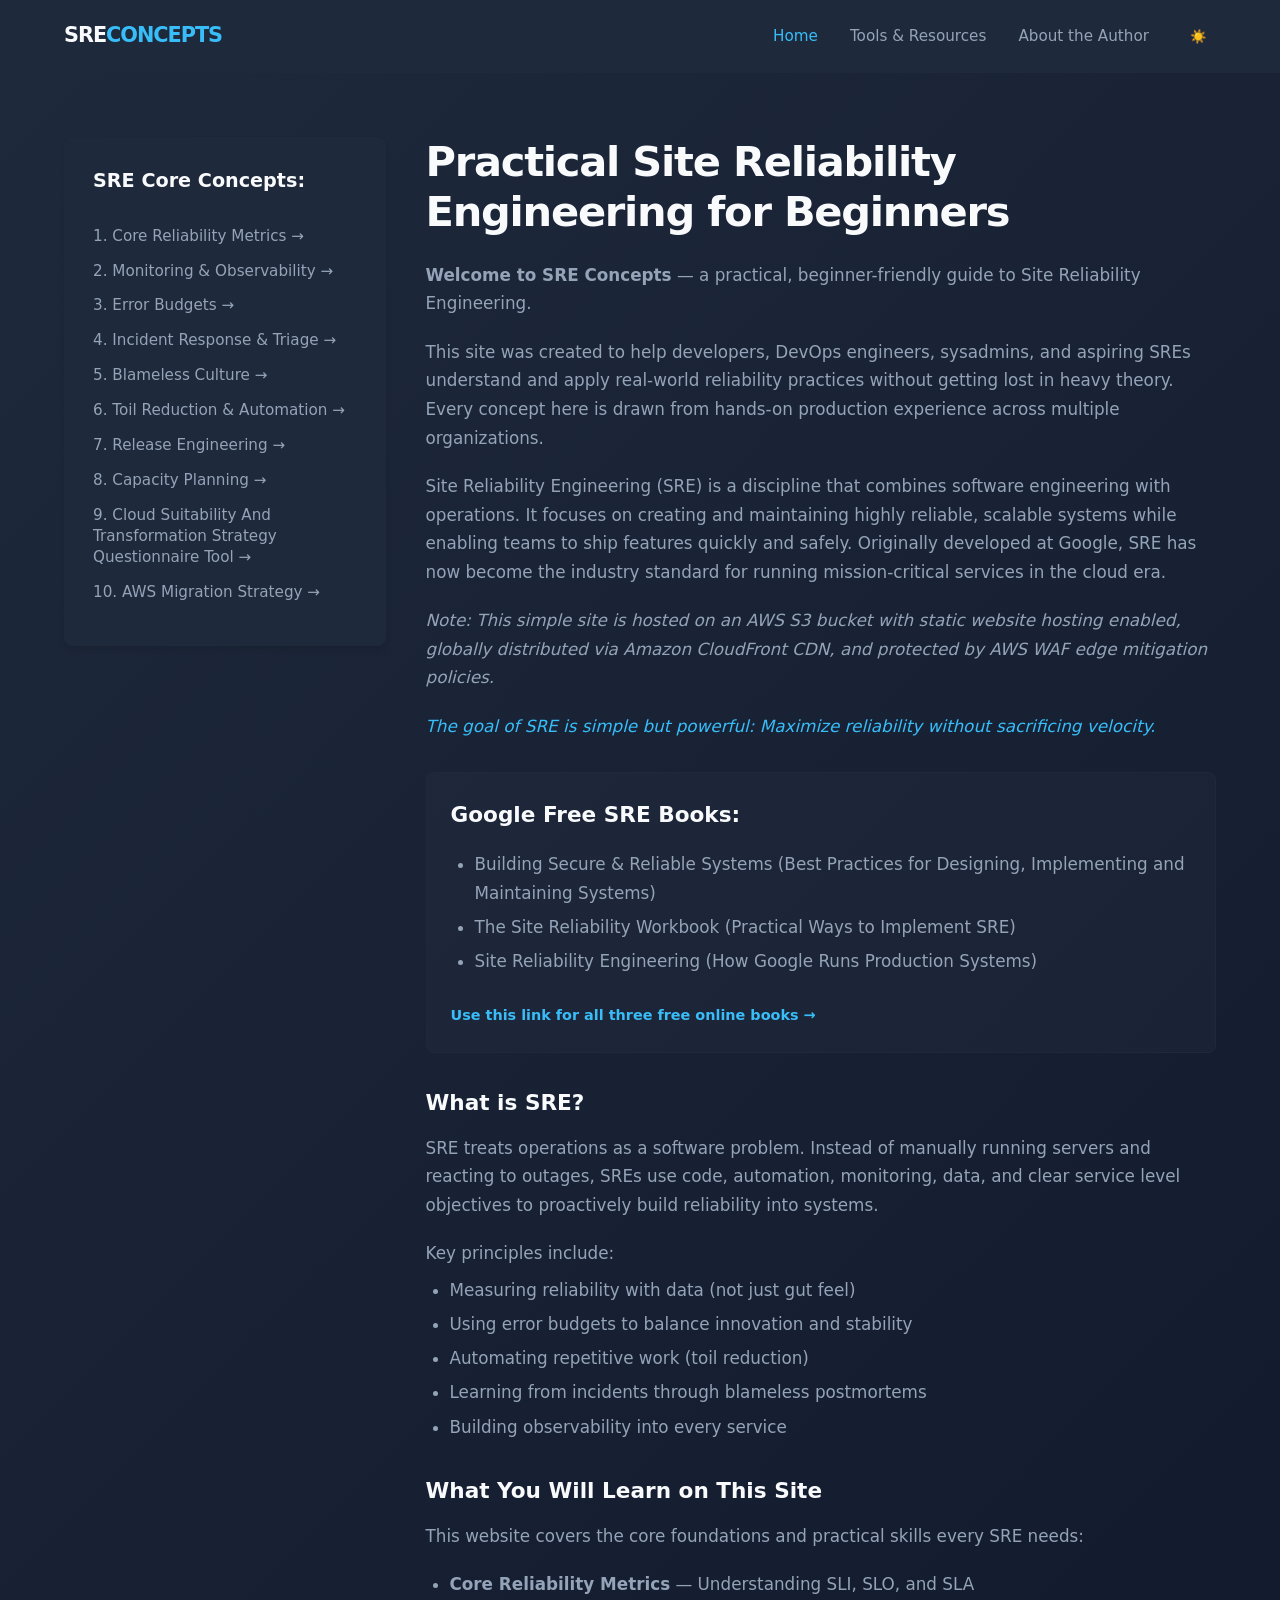
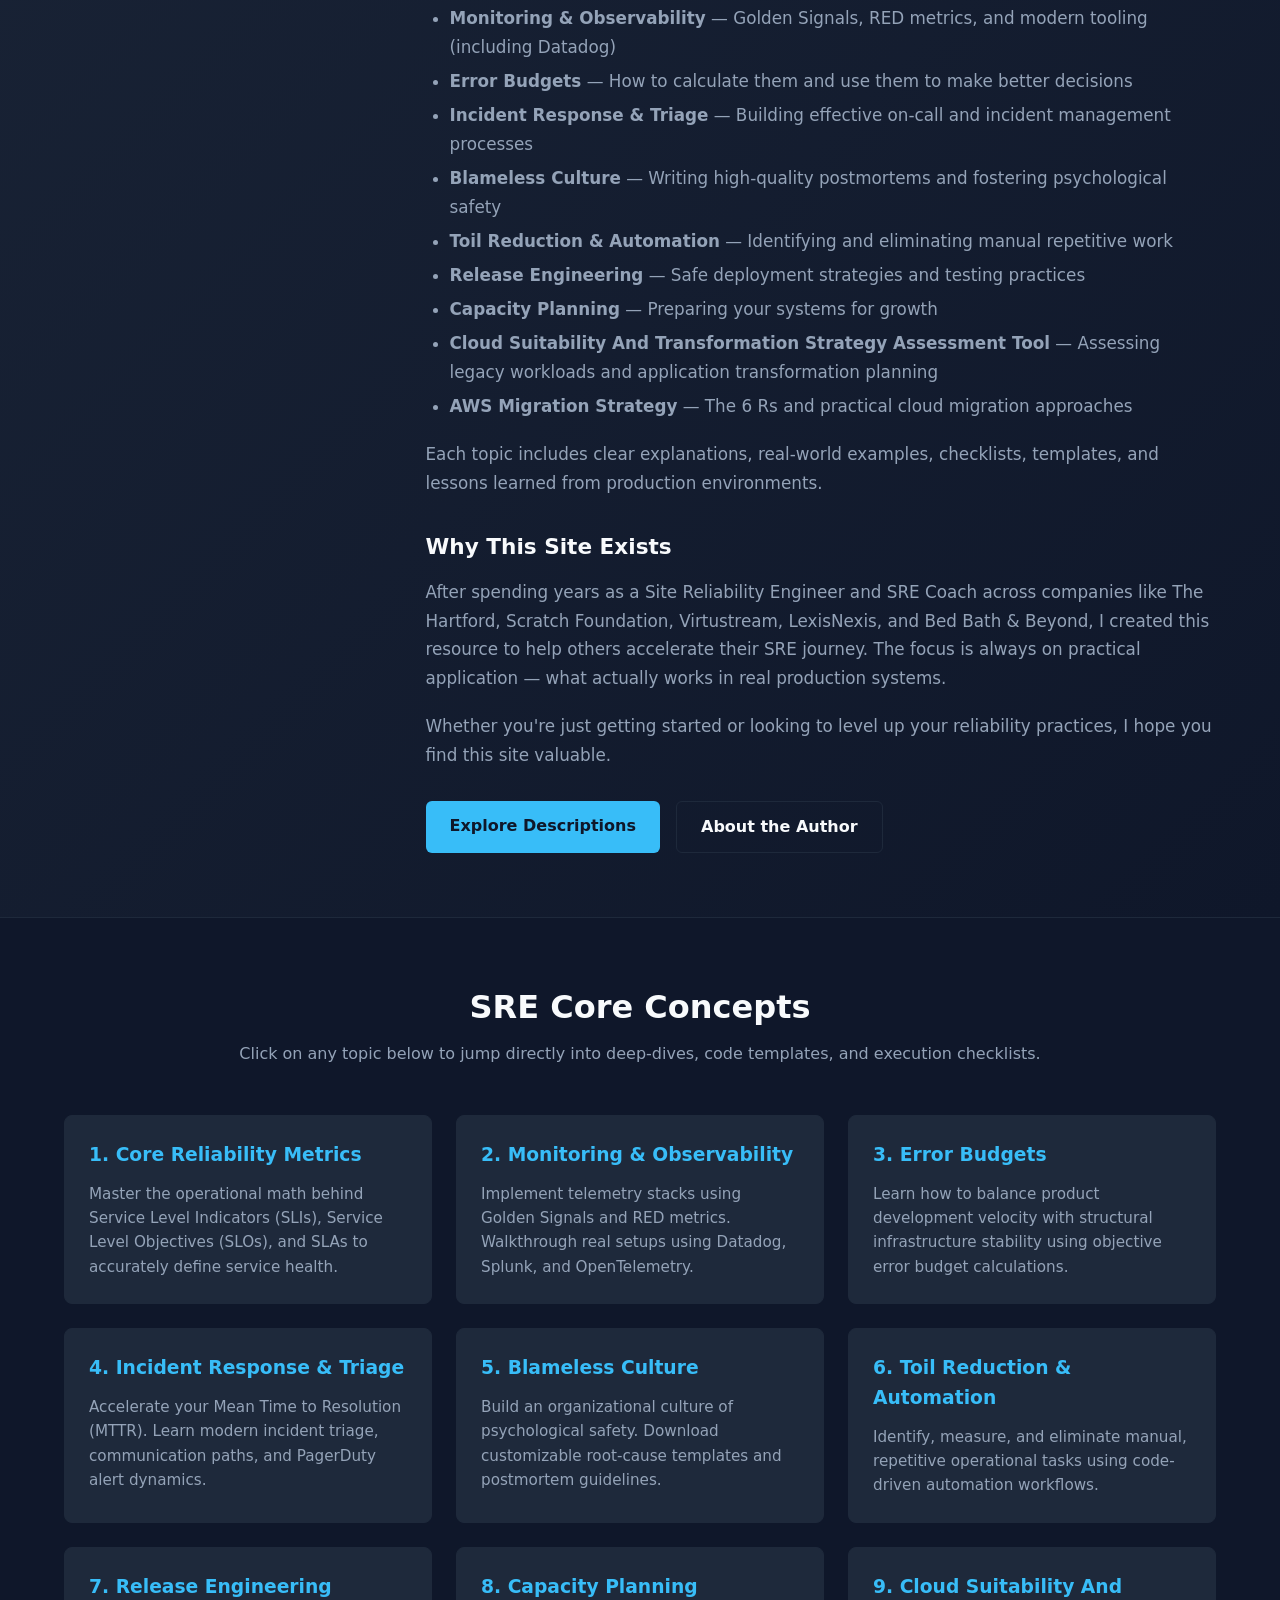
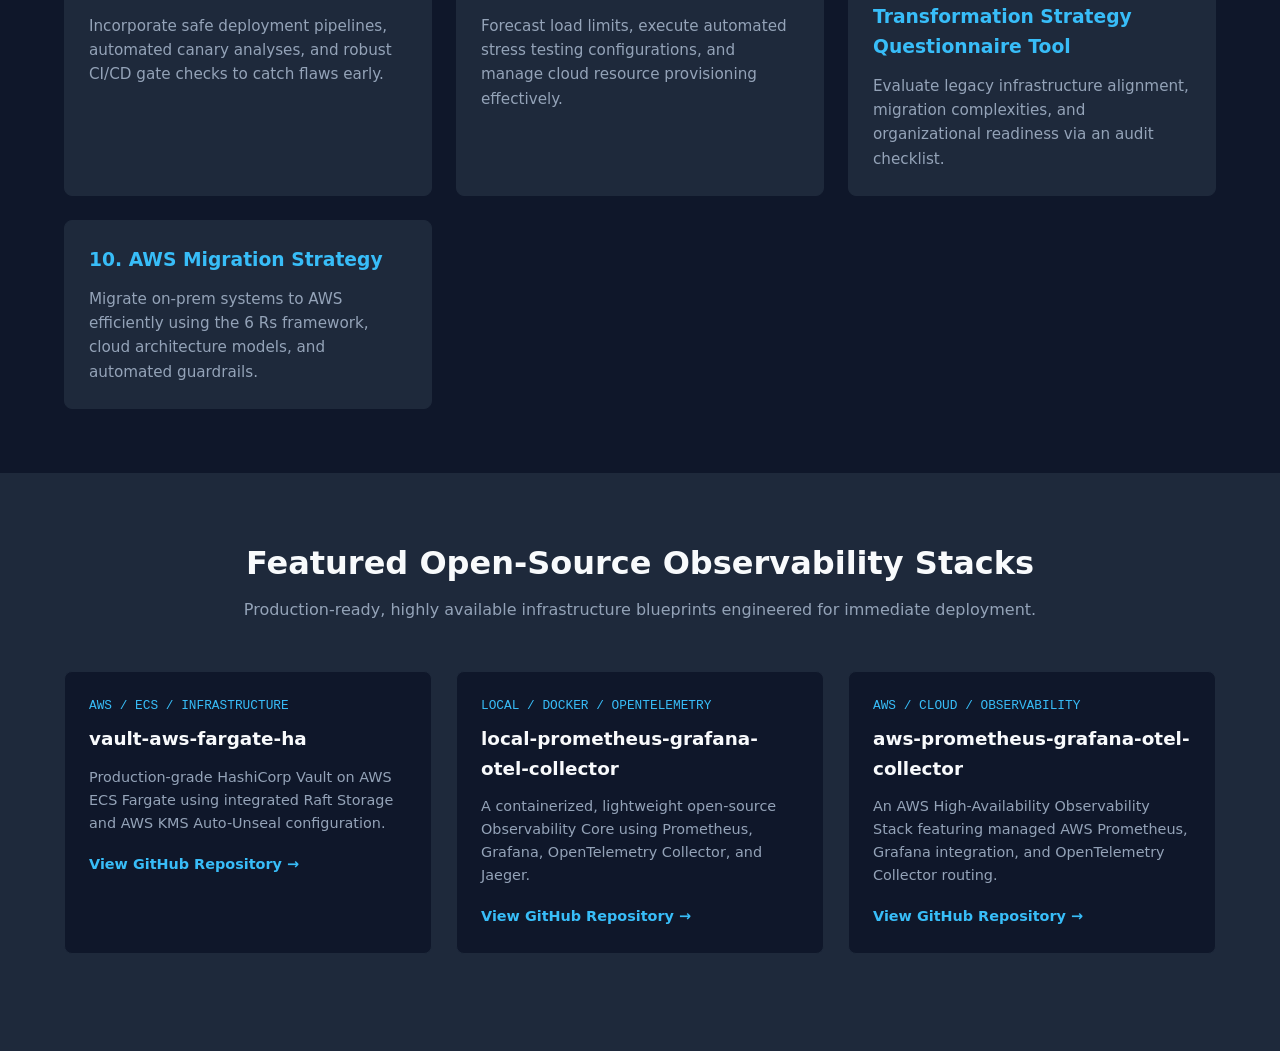
<file: index.html>
<!DOCTYPE html>
<html lang="en" data-theme="dark">
<head>
    <meta charset="UTF-8">
    <meta name="viewport" content="width=device-width, initial-scale=1.0">
    <title>SRE Concepts | Practical Site Reliability Engineering Guide</title>
    <meta name="description" content="A practical, beginner-friendly guide to Site Reliability Engineering (SRE) concepts, observability, automation, and incident response.">
    <link rel="stylesheet" href="css/styles.css">
    <style>
        /* Two-column layout for the Top Hero/Introduction Section */
        .hero-layout-container {
            display: flex;
            flex-wrap: wrap;
            gap: 2.5rem;
            align-items: flex-start;
        }

        /* Top Left Sidebar Navigation Panel */
        .top-left-sidebar {
            flex: 1;
            min-width: 280px;
            max-width: 340px;
            background-color: var(--bg-secondary);
            border: 1px solid var(--border-color);
            border-radius: 0.5rem;
            padding: 1.75rem;
            box-shadow: 0 4px 6px -1px rgba(0, 0, 0, 0.1);
        }

        .top-left-sidebar h3 {
            font-size: 1.2rem;
            margin-bottom: 1.25rem;
            padding-bottom: 0.5rem;
            border-bottom: 1px solid var(--border-color);
            color: var(--text-primary);
            font-weight: 700;
        }

        .sidebar-panel-links {
            list-style: none;
            padding: 0;
            margin: 0;
        }

        .sidebar-panel-links li {
            margin-bottom: 0.85rem;
        }

        .sidebar-panel-links a {
            color: var(--text-secondary);
            text-decoration: none;
            font-size: 0.95rem;
            font-weight: 500;
            transition: color 0.2s ease, transform 0.2s ease;
            display: block;
            line-height: 1.4;
        }

        .sidebar-panel-links a:hover {
            color: var(--accent-color);
            transform: translateX(4px);
        }

        /* Top Right Main Text Area */
        .hero-main-content {
            flex: 3;
            min-width: 320px;
        }

        /* Descriptive Card Grid Configuration */
        .concepts-main-grid {
            display: grid;
            grid-template-columns: repeat(auto-fit, minmax(300px, 1fr));
            gap: 1.5rem;
        }

        /* Fallback for smaller screen sizes */
        @media (max-width: 991px) {
            .top-left-sidebar {
                max-width: 100%;
                flex: 1 1 100%;
            }
            .hero-main-content {
                flex: 1 1 100%;
            }
        }
    </style>
</head>
<body>

    <header>
        <div class="container nav-container">
            <a href="index.html" class="logo">SRE<span>CONCEPTS</span></a>
            <button class="hamburger" id="menu-toggle" aria-label="Toggle Menu">
                <span></span>
                <span></span>
                <span></span>
            </button>
            <ul class="nav-links" id="nav-links">
                <li><a href="index.html" class="active">Home</a></li>
                <li><a href="tools-resources.html">Tools & Resources</a></li>
                <li><a href="about.html">About the Author</a></li>
                <li>
                    <button class="theme-toggle-btn" id="theme-toggle" aria-label="Toggle Theme">☀️</button>
                </li>
            </ul>
        </div>
    </header>

    <section class="hero-section" style="padding: 4rem 0; text-align: left; background: linear-gradient(135deg, var(--bg-secondary), var(--bg-primary)); border-bottom: 1px solid var(--border-color);">
        <div class="container">
            
            <div class="hero-layout-container">
                
                <nav class="top-left-sidebar" aria-label="SRE Concepts Top Left Navigation">
                    <h3>SRE Core Concepts:</h3>
                    <ul class="sidebar-panel-links">
                        <li><a href="core-metrics.html">1. Core Reliability Metrics &rarr;</a></li>
                        <li><a href="observability.html">2. Monitoring & Observability &rarr;</a></li>
                        <li><a href="error-budgets.html">3. Error Budgets &rarr;</a></li>
                        <li><a href="incident-response.html">4. Incident Response & Triage &rarr;</a></li>
                        <li><a href="blameless-postmortems.html">5. Blameless Culture &rarr;</a></li>
                        <li><a href="toil-reduction.html">6. Toil Reduction & Automation &rarr;</a></li>
                        <li><a href="release-engineering.html">7. Release Engineering &rarr;</a></li>
                        <li><a href="capacity-planning.html">8. Capacity Planning &rarr;</a></li>
                        <li><a href="Cloud-Suitability-And-Transformation-Strategy-Assessment-Tool.html">9. Cloud Suitability And Transformation Strategy Questionnaire Tool &rarr;</a></li>
                        <li><a href="aws-migration.html">10. AWS Migration Strategy &rarr;</a></li>
                    </ul>
                </nav>

                <div class="hero-main-content">
                    <h1 style="font-size: 2.6rem; margin-bottom: 1.5rem; font-weight: 800; letter-spacing: -0.03em; line-height: 1.2;">
                        Practical Site Reliability Engineering for Beginners
                    </h1>
                    
                    <div style="font-size: 1.05rem; color: var(--text-secondary); line-height: 1.7; margin-bottom: 2rem;">
                        <p style="margin-bottom: 1.25rem;"><strong>Welcome to SRE Concepts</strong> — a practical, beginner-friendly guide to Site Reliability Engineering.</p>
                        
                        <p style="margin-bottom: 1.25rem;">This site was created to help developers, DevOps engineers, sysadmins, and aspiring SREs understand and apply real-world reliability practices without getting lost in heavy theory. Every concept here is drawn from hands-on production experience across multiple organizations.</p>
                        
                        <p style="margin-bottom: 1.25rem;">Site Reliability Engineering (SRE) is a discipline that combines software engineering with operations. It focuses on creating and maintaining highly reliable, scalable systems while enabling teams to ship features quickly and safely. Originally developed at Google, SRE has now become the industry standard for running mission-critical services in the cloud era.</p>
                        <p style="margin-bottom: 1.25rem; font-style: italic;">Note: This simple site is hosted on an AWS S3 bucket with static website hosting enabled, globally distributed via Amazon CloudFront CDN, and protected by AWS WAF edge mitigation policies.</p>

                        <p style="margin-bottom: 2rem; font-style: italic; color: var(--accent-color);">The goal of SRE is simple but powerful: Maximize reliability without sacrificing velocity.</p>
                        
                        <div style="margin-bottom: 2rem; border: 1px solid var(--border-color); padding: 1.5rem; border-radius: 0.5rem; background-color: rgba(255,255,255,0.02);">
                            <h3 style="font-size: 1.35rem; color: var(--text-primary); margin-bottom: 1rem; font-weight: 700;">Google Free SRE Books:</h3>
                            <ul style="padding-left: 1.5rem; margin-bottom: 1.5rem;">
                                <li style="margin-bottom: 0.35rem;">Building Secure & Reliable Systems (Best Practices for Designing, Implementing and Maintaining Systems)</li>
                                <li style="margin-bottom: 0.35rem;">The Site Reliability Workbook (Practical Ways to Implement SRE)</li>
                                <li style="margin-bottom: 0.35rem;">Site Reliability Engineering (How Google Runs Production Systems)</li>
                            </ul>
                            <a href="https://sre.google/books/" target="_blank" style="font-size: 0.9rem; font-weight: 600; color: var(--accent-color); text-decoration: none; display: inline-block; transition: color 0.2s ease;">
                                Use this link for all three free online books &rarr;
                            </a>
                        </div>

                        <h3 style="font-size: 1.35rem; color: var(--text-primary); margin-bottom: 0.75rem; font-weight: 700;">What is SRE?</h3>
                        <p style="margin-bottom: 1.25rem;">SRE treats operations as a software problem. Instead of manually running servers and reacting to outages, SREs use code, automation, monitoring, data, and clear service level objectives to proactively build reliability into systems.</p>
                        
                        <p style="margin-bottom: 0.5rem;">Key principles include:</p>
                        <ul style="padding-left: 1.5rem; margin-bottom: 2rem;">
                            <li style="margin-bottom: 0.35rem;">Measuring reliability with data (not just gut feel)</li>
                            <li style="margin-bottom: 0.35rem;">Using error budgets to balance innovation and stability</li>
                            <li style="margin-bottom: 0.35rem;">Automating repetitive work (toil reduction)</li>
                            <li style="margin-bottom: 0.35rem;">Learning from incidents through blameless postmortems</li>
                            <li style="margin-bottom: 0.35rem;">Building observability into every service</li>
                        </ul>
                        
                        <h3 style="font-size: 1.35rem; color: var(--text-primary); margin-bottom: 0.75rem; font-weight: 700;">What You Will Learn on This Site</h3>
                        <p style="margin-bottom: 1.25rem;">This website covers the core foundations and practical skills every SRE needs:</p>
                        <ul style="padding-left: 1.5rem; margin-bottom: 1.25rem;">
                            <li style="margin-bottom: 0.35rem;"><strong>Core Reliability Metrics</strong> — Understanding SLI, SLO, and SLA</li>
                            <li style="margin-bottom: 0.35rem;"><strong>Monitoring & Observability</strong> — Golden Signals, RED metrics, and modern tooling (including Datadog)</li>
                            <li style="margin-bottom: 0.35rem;"><strong>Error Budgets</strong> — How to calculate them and use them to make better decisions</li>
                            <li style="margin-bottom: 0.35rem;"><strong>Incident Response & Triage</strong> — Building effective on-call and incident management processes</li>
                            <li style="margin-bottom: 0.35rem;"><strong>Blameless Culture</strong> — Writing high-quality postmortems and fostering psychological safety</li>
                            <li style="margin-bottom: 0.35rem;"><strong>Toil Reduction & Automation</strong> — Identifying and eliminating manual repetitive work</li>
                            <li style="margin-bottom: 0.35rem;"><strong>Release Engineering</strong> — Safe deployment strategies and testing practices</li>
                            <li style="margin-bottom: 0.35rem;"><strong>Capacity Planning</strong> — Preparing your systems for growth</li>
                            <li style="margin-bottom: 0.35rem;"><strong>Cloud Suitability And Transformation Strategy Assessment Tool</strong> — Assessing legacy workloads and application transformation planning</li>
                            <li style="margin-bottom: 0.35rem;"><strong>AWS Migration Strategy</strong> — The 6 Rs and practical cloud migration approaches</li>
                        </ul>
                        <p style="margin-bottom: 2rem;">Each topic includes clear explanations, real-world examples, checklists, templates, and lessons learned from production environments.</p>
                        
                        <h3 style="font-size: 1.35rem; color: var(--text-primary); margin-bottom: 0.75rem; font-weight: 700;">Why This Site Exists</h3>
                        <p style="margin-bottom: 1.25rem;">After spending years as a Site Reliability Engineer and SRE Coach across companies like The Hartford, Scratch Foundation, Virtustream, LexisNexis, and Bed Bath & Beyond, I created this resource to help others accelerate their SRE journey. The focus is always on practical application — what actually works in real production systems.</p>
                        
                        <p style="margin-bottom: 0px;">Whether you're just getting started or looking to level up your reliability practices, I hope you find this site valuable.</p>
                    </div>

                    <div style="display: flex; gap: 1rem; justify-content: flex-start;">
                        <a href="#guide-topics" style="background-color: var(--accent-color); color: #0f172a; padding: 0.75rem 1.5rem; border-radius: 0.375rem; font-weight: 600; text-decoration: none;">Explore Descriptions</a>
                        <a href="about.html" style="border: 1px solid var(--border-color); color: var(--text-primary); padding: 0.75rem 1.5rem; border-radius: 0.375rem; font-weight: 600; text-decoration: none;">About the Author</a>
                    </div>
                </div>

            </div>

        </div>
    </section>

    <section id="guide-topics" style="padding: 4rem 0;">
        <div class="container">
            <h2 style="font-size: 2rem; margin-bottom: 0.5rem; text-align: center;">SRE Core Concepts</h2>
            <p style="text-align: center; color: var(--text-secondary); margin-bottom: 3rem;">Click on any topic below to jump directly into deep-dives, code templates, and execution checklists.</p>
            
            <div class="concepts-main-grid">
                <div class="card">
                    <h3 style="margin-bottom: 0.75rem;"><a href="core-metrics.html">1. Core Reliability Metrics</a></h3>
                    <p style="color: var(--text-secondary); font-size: 0.95rem;">Master the operational math behind Service Level Indicators (SLIs), Service Level Objectives (SLOs), and SLAs to accurately define service health.</p>
                </div>
                <div class="card">
                    <h3 style="margin-bottom: 0.75rem;"><a href="observability.html">2. Monitoring & Observability</a></h3>
                    <p style="color: var(--text-secondary); font-size: 0.95rem;">Implement telemetry stacks using Golden Signals and RED metrics. Walkthrough real setups using Datadog, Splunk, and OpenTelemetry.</p>
                </div>
                <div class="card">
                    <h3 style="margin-bottom: 0.75rem;"><a href="error-budgets.html">3. Error Budgets</a></h3>
                    <p style="color: var(--text-secondary); font-size: 0.95rem;">Learn how to balance product development velocity with structural infrastructure stability using objective error budget calculations.</p>
                </div>
                <div class="card">
                    <h3 style="margin-bottom: 0.75rem;"><a href="incident-response.html">4. Incident Response & Triage</a></h3>
                    <p style="color: var(--text-secondary); font-size: 0.95rem;">Accelerate your Mean Time to Resolution (MTTR). Learn modern incident triage, communication paths, and PagerDuty alert dynamics.</p>
                </div>
                <div class="card">
                    <h3 style="margin-bottom: 0.75rem;"><a href="blameless-postmortems.html">5. Blameless Culture</a></h3>
                    <p style="color: var(--text-secondary); font-size: 0.95rem;">Build an organizational culture of psychological safety. Download customizable root-cause templates and postmortem guidelines.</p>
                </div>
                <div class="card">
                    <h3 style="margin-bottom: 0.75rem;"><a href="toil-reduction.html">6. Toil Reduction & Automation</a></h3>
                    <p style="color: var(--text-secondary); font-size: 0.95rem;">Identify, measure, and eliminate manual, repetitive operational tasks using code-driven automation workflows.</p>
                </div>
                <div class="card">
                    <h3 style="margin-bottom: 0.75rem;"><a href="release-engineering.html">7. Release Engineering</a></h3>
                    <p style="color: var(--text-secondary); font-size: 0.95rem;">Incorporate safe deployment pipelines, automated canary analyses, and robust CI/CD gate checks to catch flaws early.</p>
                </div>
                <div class="card">
                    <h3 style="margin-bottom: 0.75rem;"><a href="capacity-planning.html">8. Capacity Planning</a></h3>
                    <p style="color: var(--text-secondary); font-size: 0.95rem;">Forecast load limits, execute automated stress testing configurations, and manage cloud resource provisioning effectively.</p>
                </div>
                <div class="card">
                    <h3 style="margin-bottom: 0.75rem;"><a href="Cloud-Suitability-And-Transformation-Strategy-Assessment-Tool.html">9. Cloud Suitability And Transformation Strategy Questionnaire Tool</a></h3>
                    <p style="color: var(--text-secondary); font-size: 0.95rem;">Evaluate legacy infrastructure alignment, migration complexities, and organizational readiness via an audit checklist.</p>
                </div>
                <div class="card">
                    <h3 style="margin-bottom: 0.75rem;"><a href="aws-migration.html">10. AWS Migration Strategy</a></h3>
                    <p style="color: var(--text-secondary); font-size: 0.95rem;">Migrate on-prem systems to AWS efficiently using the 6 Rs framework, cloud architecture models, and automated guardrails.</p>
                </div>
            </div>
        </div>
    </section>

    <section id="featured-tools" style="padding: 4rem 0; background-color: var(--bg-secondary); border-top: 1px solid var(--border-color); border-bottom: 1px solid var(--border-color);">
        <div class="container">
            <h2 style="font-size: 2rem; margin-bottom: 0.5rem; text-align: center;">Featured Open-Source Observability Stacks</h2>
            <p style="text-align: center; color: var(--text-secondary); margin-bottom: 3rem;">Production-ready, highly available infrastructure blueprints engineered for immediate deployment.</p>
            
            <div class="card-grid">
                <div class="card" style="background-color: var(--bg-primary);">
                    <div style="font-size: 0.8rem; font-family: monospace; color: var(--accent-color); margin-bottom: 0.5rem;">AWS / ECS / INFRASTRUCTURE</div>
                    <h4 style="font-size: 1.15rem; margin-bottom: 0.75rem;">vault-aws-fargate-ha</h4>
                    <p style="color: var(--text-secondary); font-size: 0.9rem; margin-bottom: 1rem;">Production-grade HashiCorp Vault on AWS ECS Fargate using integrated Raft Storage and AWS KMS Auto-Unseal configuration.</p>
                    <a href="https://github.com/qaconcept/vault-aws-fargate-ha" target="_blank" style="font-size: 0.9rem; font-weight: 600;">View GitHub Repository &rarr;</a>
                </div>
                <div class="card" style="background-color: var(--bg-primary);">
                    <div style="font-size: 0.8rem; font-family: monospace; color: var(--accent-color); margin-bottom: 0.5rem;">LOCAL / DOCKER / OPENTELEMETRY</div>
                    <h4 style="font-size: 1.15rem; margin-bottom: 0.75rem;">local-prometheus-grafana-otel-collector</h4>
                    <p style="color: var(--text-secondary); font-size: 0.9rem; margin-bottom: 1rem;">A containerized, lightweight open-source Observability Core using Prometheus, Grafana, OpenTelemetry Collector, and Jaeger.</p>
                    <a href="https://github.com/qaconcept/local-prometheus-grafana-otel-collector" target="_blank" style="font-size: 0.9rem; font-weight: 600;">View GitHub Repository &rarr;</a>
                </div>
                <div class="card" style="background-color: var(--bg-primary);">
                    <div style="font-size: 0.8rem; font-family: monospace; color: var(--accent-color); margin-bottom: 0.5rem;">AWS / CLOUD / OBSERVABILITY</div>
                    <h4 style="font-size: 1.15rem; margin-bottom: 0.75rem;">aws-prometheus-grafana-otel-collector</h4>
                    <p style="color: var(--text-secondary); font-size: 0.9rem; margin-bottom: 1rem;">An AWS High-Availability Observability Stack featuring managed AWS Prometheus, Grafana integration, and OpenTelemetry Collector routing.</p>
                    <a href="https://github.com/qaconcept/aws-prometheus-grafana-otel-collector-v1" target="_blank" style="font-size: 0.9rem; font-weight: 600;">View GitHub Repository &rarr;</a>
                </div>
            </div>
        </div>
    </section>

</body>
</html>
</file>
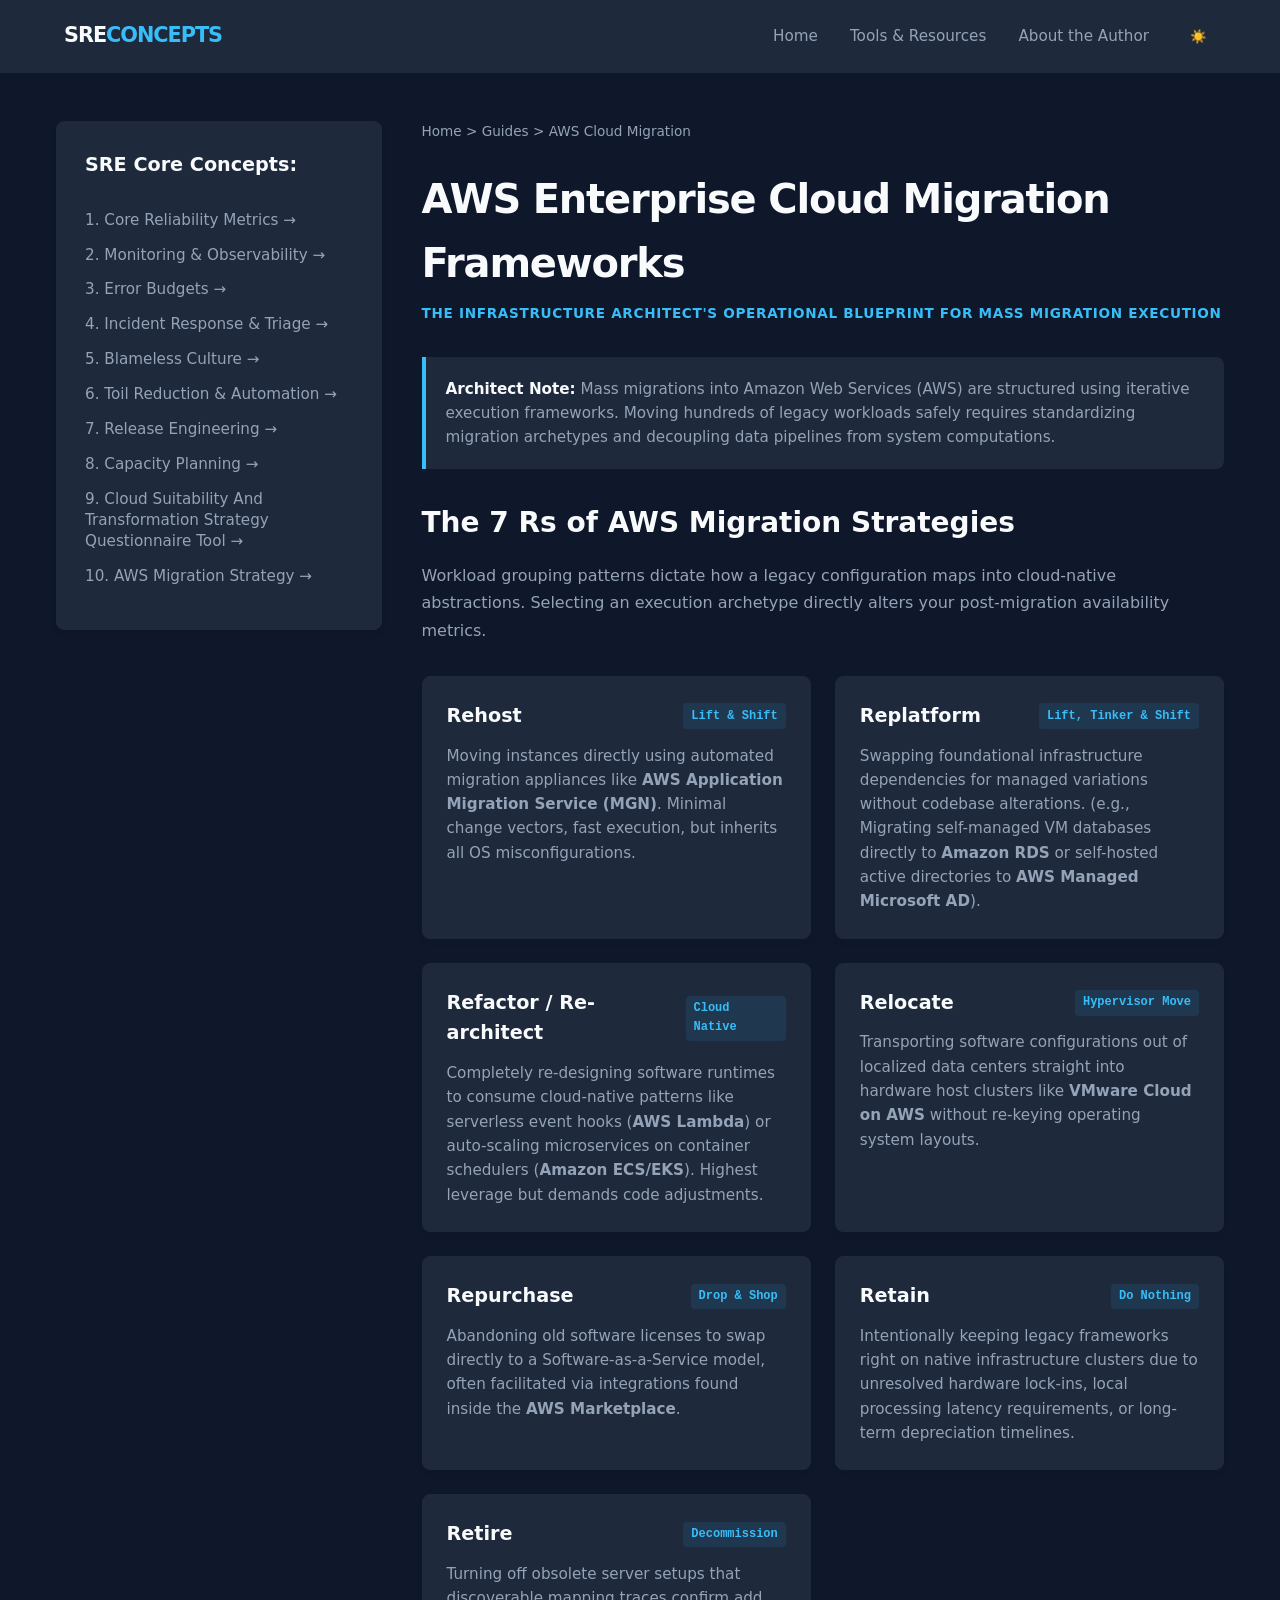
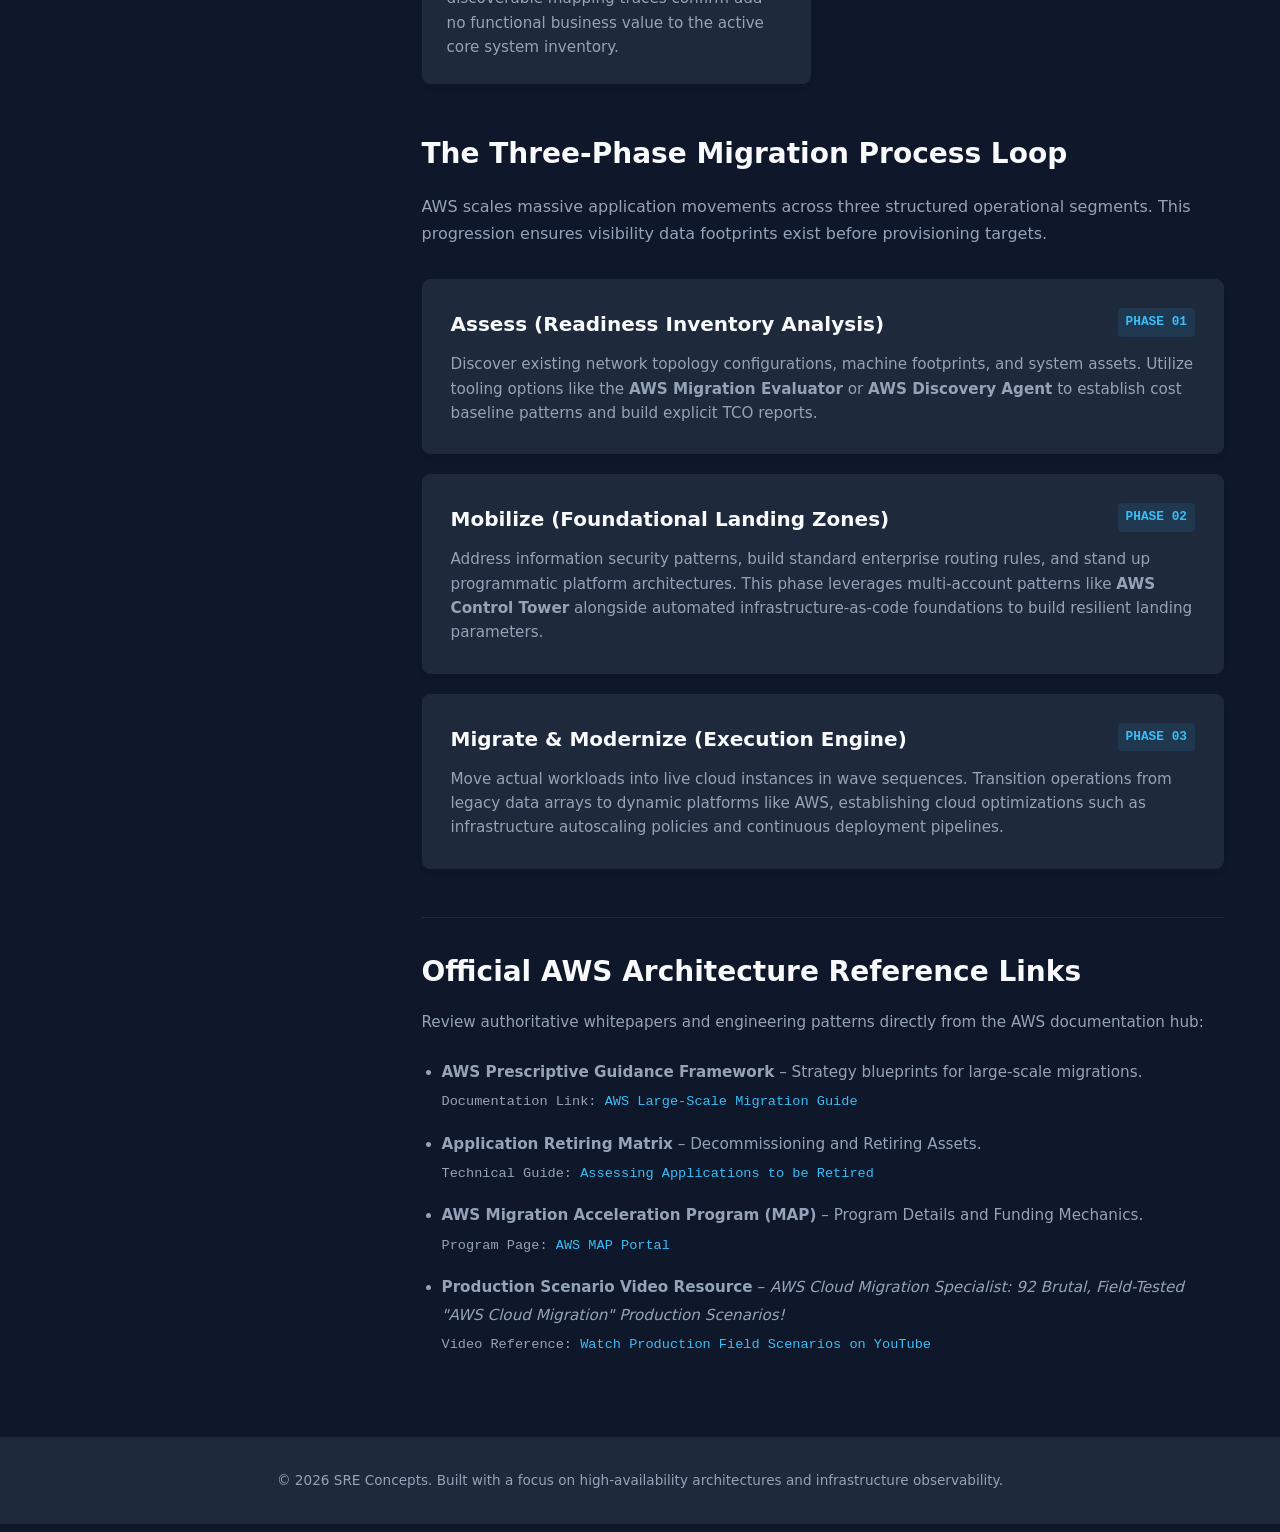
<file: aws-migration.html>
<!DOCTYPE html>
<html lang="en" data-theme="dark">
<head>
    <meta charset="UTF-8">
    <meta name="viewport" content="width=device-width, initial-scale=1.0">
    <title>AWS Cloud Migration Strategies | SRE Concepts</title>
    <meta name="description" content="A comprehensive guide to AWS mass cloud migration frameworks, the 6 Rs, 7 Rs, and multi-phase execution strategies.">
    <link rel="stylesheet" href="css/styles.css">
    <style>
        /* Two-column structural configuration matching site aesthetics */
        .page-layout-container {
            display: flex;
            flex-wrap: wrap;
            gap: 2.5rem;
            align-items: flex-start;
        }

        /* Sticky Navigation Left Sidebar Panel */
        .left-sidebar {
            flex: 1;
            min-width: 280px;
            max-width: 340px;
            background-color: var(--bg-secondary);
            border: 1px solid var(--border-color);
            border-radius: 0.5rem;
            padding: 1.75rem;
            box-shadow: 0 4px 6px -1px rgba(0, 0, 0, 0.1);
            position: sticky;
            top: 2rem;
        }

        .left-sidebar h3 {
            font-size: 1.2rem;
            margin-bottom: 1.25rem;
            padding-bottom: 0.5rem;
            border-bottom: 1px solid var(--border-color);
            color: var(--text-primary);
            font-weight: 700;
        }

        .sidebar-panel-links {
            list-style: none;
            padding: 0;
            margin: 0;
        }

        .sidebar-panel-links li {
            margin-bottom: 0.85rem;
        }

        .sidebar-panel-links a {
            color: var(--text-secondary);
            text-decoration: none;
            font-size: 0.95rem;
            font-weight: 500;
            transition: color 0.2s ease, transform 0.2s ease;
            display: block;
            line-height: 1.4;
        }

        .sidebar-panel-links a:hover {
            color: var(--accent-color);
            transform: translateX(4px);
        }

        /* Main content container layout adjustments */
        .migration-main-content {
            flex: 3;
            min-width: 320px;
        }

        .meta-box {
            background-color: var(--bg-secondary);
            border-left: 4px solid var(--accent-color);
            padding: 1.25rem;
            margin-bottom: 2rem;
            font-size: 0.95rem;
            border-radius: 0 0.5rem 0.5rem 0;
            line-height: 1.6;
            color: var(--text-secondary);
        }
        
        .meta-box strong {
            color: var(--text-primary);
        }

        .strategy-grid {
            display: grid;
            grid-template-columns: repeat(auto-fit, minmax(280px, 1fr));
            gap: 1.5rem;
            margin: 2rem 0;
        }

        .strategy-card {
            background-color: var(--bg-secondary);
            border: 1px solid var(--border-color);
            border-radius: 0.5rem;
            padding: 1.5rem;
            box-shadow: 0 4px 6px -1px rgba(0, 0, 0, 0.05);
        }

        .strategy-card h3 {
            margin-top: 0;
            margin-bottom: 0.75rem;
            color: var(--text-primary);
            font-size: 1.2rem;
            display: flex;
            justify-content: space-between;
            align-items: center;
            font-weight: 700;
        }

        .strategy-type {
            font-size: 0.75rem;
            font-family: monospace;
            padding: 0.2rem 0.5rem;
            border-radius: 0.25rem;
            background-color: rgba(56, 189, 248, 0.1);
            color: var(--accent-color);
            font-weight: 600;
        }

        .strategy-card p {
            font-size: 0.95rem;
            color: var(--text-secondary);
            line-height: 1.6;
            margin: 0;
        }

        .phase-list {
            list-style: none;
            padding: 0;
            margin: 2rem 0;
        }

        .phase-item {
            background-color: var(--bg-secondary);
            border: 1px solid var(--border-color);
            border-radius: 0.5rem;
            padding: 1.75rem;
            margin-bottom: 1.25rem;
            position: relative;
            box-shadow: 0 4px 6px -1px rgba(0, 0, 0, 0.05);
        }

        .phase-badge {
            position: absolute;
            top: 1.75rem;
            right: 1.75rem;
            font-family: monospace;
            font-weight: 700;
            color: var(--accent-color);
            background-color: rgba(56, 189, 248, 0.1);
            padding: 0.25rem 0.5rem;
            border-radius: 0.25rem;
            font-size: 0.8rem;
        }

        .phase-item h3 {
            color: var(--text-primary);
            margin-top: 0;
            margin-bottom: 0.75rem;
            font-size: 1.25rem;
            font-weight: 700;
            padding-right: 5rem;
        }

        .phase-item p {
            font-size: 0.95rem;
            color: var(--text-secondary);
            line-height: 1.6;
            margin: 0;
        }

        .ref-link {
            font-family: monospace;
            font-size: 0.85rem;
            word-break: break-all;
            display: inline-block;
            margin-top: 0.25rem;
        }

        .ref-link a {
            color: var(--accent-color);
            text-decoration: none;
        }

        .ref-link a:hover {
            text-decoration: underline;
        }

        @media (max-width: 991px) {
            .left-sidebar {
                max-width: 100%;
                flex: 1 1 100%;
                position: static;
                margin-bottom: 2rem;
            }
            .migration-main-content {
                flex: 1 1 100%;
            }
            .phase-badge {
                position: static;
                display: inline-block;
                margin-bottom: 0.75rem;
            }
            .phase-item h3 {
                padding-right: 0;
            }
        }
    </style>
</head>
<body>

    <header>
        <div class="container nav-container">
            <a href="index.html" class="logo">SRE<span>CONCEPTS</span></a>
            <button class="hamburger" id="menu-toggle" aria-label="Toggle Menu">
                <span></span>
                <span></span>
                <span></span>
            </button>
            <ul class="nav-links" id="nav-links">
                <li><a href="index.html">Home</a></li>
                <li><a href="tools-resources.html">Tools & Resources</a></li>
                <li><a href="about.html">About the Author</a></li>
                <li>
                    <button class="theme-toggle-btn" id="theme-toggle" aria-label="Toggle Theme">☀️</button>
                </li>
            </ul>
        </div>
    </header>

    <main class="container" style="padding: 3rem 1rem;">
        <div class="page-layout-container">

            <nav class="left-sidebar" aria-label="SRE Concepts Left Side Navigation">
                <h3>SRE Core Concepts:</h3>
                <ul class="sidebar-panel-links">
                    <li><a href="core-metrics.html">1. Core Reliability Metrics &rarr;</a></li>
                    <li><a href="observability.html">2. Monitoring & Observability &rarr;</a></li>
                    <li><a href="error-budgets.html">3. Error Budgets &rarr;</a></li>
                    <li><a href="incident-response.html">4. Incident Response & Triage &rarr;</a></li>
                    <li><a href="blameless-postmortems.html">5. Blameless Culture &rarr;</a></li>
                    <li><a href="toil-reduction.html">6. Toil Reduction & Automation &rarr;</a></li>
                    <li><a href="release-engineering.html">7. Release Engineering &rarr;</a></li>
                    <li><a href="capacity-planning.html">8. Capacity Planning &rarr;</a></li>
                    <li><a href="Cloud-Suitability-And-Transformation-Strategy-Assessment-Tool.html">9. Cloud Suitability And Transformation Strategy Questionnaire Tool &rarr;</a></li>
                    <li><a href="aws-migration.html">10. AWS Migration Strategy &rarr;</a></li>
                </ul>
            </nav>

            <div class="migration-main-content">
                <div style="font-size: 0.85rem; color: var(--text-secondary); margin-bottom: 1.5rem;">
                    <a href="index.html" style="color: var(--text-secondary); text-decoration: none;">Home</a> &gt; Guides &gt; AWS Cloud Migration
                </div>

                <h1 style="font-size: 2.5rem; margin-bottom: 0.5rem; font-weight: 800; letter-spacing: -0.03em; color: var(--text-primary);">
                    AWS Enterprise Cloud Migration Frameworks
                </h1>
                <p style="color: var(--accent-color); font-weight: 600; text-transform: uppercase; font-size: 0.85rem; letter-spacing: 0.05em; margin-bottom: 2rem;">
                    The Infrastructure Architect's Operational Blueprint for Mass Migration Execution
                </p>

                <div class="meta-box">
                    <strong>Architect Note:</strong> Mass migrations into Amazon Web Services (AWS) are structured using iterative execution frameworks. Moving hundreds of legacy workloads safely requires standardizing migration archetypes and decoupling data pipelines from system computations.
                </div>

                <section style="margin-bottom: 3rem;">
                    <h2 style="font-size: 1.75rem; font-weight: 700; margin-bottom: 1rem; color: var(--text-primary);">The 7 Rs of AWS Migration Strategies</h2>
                    <p style="color: var(--text-secondary); line-height: 1.7; margin-bottom: 1.5rem;">
                        Workload grouping patterns dictate how a legacy configuration maps into cloud-native abstractions. Selecting an execution archetype directly alters your post-migration availability metrics.
                    </p>

                    <div class="strategy-grid">
                        <div class="strategy-card">
                            <h3>Rehost <span class="strategy-type">Lift &amp; Shift</span></h3>
                            <p>
                                Moving instances directly using automated migration appliances like <strong>AWS Application Migration Service (MGN)</strong>. Minimal change vectors, fast execution, but inherits all OS misconfigurations.
                            </p>
                        </div>
                        <div class="strategy-card">
                            <h3>Replatform <span class="strategy-type">Lift, Tinker &amp; Shift</span></h3>
                            <p>
                                Swapping foundational infrastructure dependencies for managed variations without codebase alterations. (e.g., Migrating self-managed VM databases directly to <strong>Amazon RDS</strong> or self-hosted active directories to <strong>AWS Managed Microsoft AD</strong>).
                            </p>
                        </div>
                        <div class="strategy-card">
                            <h3>Refactor / Re-architect <span class="strategy-type">Cloud Native</span></h3>
                            <p>
                                Completely re-designing software runtimes to consume cloud-native patterns like serverless event hooks (<strong>AWS Lambda</strong>) or auto-scaling microservices on container schedulers (<strong>Amazon ECS/EKS</strong>). Highest leverage but demands code adjustments.
                            </p>
                        </div>
                        <div class="strategy-card">
                            <h3>Relocate <span class="strategy-type">Hypervisor Move</span></h3>
                            <p>
                                Transporting software configurations out of localized data centers straight into hardware host clusters like <strong>VMware Cloud on AWS</strong> without re-keying operating system layouts.
                            </p>
                        </div>
                        <div class="strategy-card">
                            <h3>Repurchase <span class="strategy-type">Drop &amp; Shop</span></h3>
                            <p>
                                Abandoning old software licenses to swap directly to a Software-as-a-Service model, often facilitated via integrations found inside the <strong>AWS Marketplace</strong>.
                            </p>
                        </div>
                        <div class="strategy-card">
                            <h3>Retain <span class="strategy-type">Do Nothing</span></h3>
                            <p>
                                Intentionally keeping legacy frameworks right on native infrastructure clusters due to unresolved hardware lock-ins, local processing latency requirements, or long-term depreciation timelines.
                            </p>
                        </div>
                        <div class="strategy-card">
                            <h3>Retire <span class="strategy-type">Decommission</span></h3>
                            <p>
                                Turning off obsolete server setups that discoverable mapping traces confirm add no functional business value to the active core system inventory.
                            </p>
                        </div>
                    </div>
                </section>

                <section style="margin-bottom: 3rem;">
                    <h2 style="font-size: 1.75rem; font-weight: 700; margin-bottom: 1rem; color: var(--text-primary);">The Three-Phase Migration Process Loop</h2>
                    <p style="color: var(--text-secondary); line-height: 1.7; margin-bottom: 1.5rem;">
                        AWS scales massive application movements across three structured operational segments. This progression ensures visibility data footprints exist before provisioning targets.
                    </p>

                    <ul class="phase-list">
                        <li class="phase-item">
                            <span class="phase-badge">PHASE 01</span>
                            <h3>Assess (Readiness Inventory Analysis)</h3>
                            <p>
                                Discover existing network topology configurations, machine footprints, and system assets. Utilize tooling options like the <strong>AWS Migration Evaluator</strong> or <strong>AWS Discovery Agent</strong> to establish cost baseline patterns and build explicit TCO reports.
                            </p>
                        </li>
                        <li class="phase-item">
                            <span class="phase-badge">PHASE 02</span>
                            <h3>Mobilize (Foundational Landing Zones)</h3>
                            <p>
                                Address information security patterns, build standard enterprise routing rules, and stand up programmatic platform architectures. This phase leverages multi-account patterns like <strong>AWS Control Tower</strong> alongside automated infrastructure-as-code foundations to build resilient landing parameters.
                            </p>
                        </li>
                        <li class="phase-item">
                            <span class="phase-badge">PHASE 03</span>
                            <h3>Migrate &amp; Modernize (Execution Engine)</h3>
                            <p>
                                Move actual workloads into live cloud instances in wave sequences. Transition operations from legacy data arrays to dynamic platforms like AWS, establishing cloud optimizations such as infrastructure autoscaling policies and continuous deployment pipelines.
                            </p>
                        </li>
                    </ul>
                </section>

                <section style="margin-top: 3rem; border-top: 1px solid var(--border-color); padding-top: 2rem; margin-bottom: 2rem;">
                    <h2 style="font-size: 1.75rem; font-weight: 700; margin-bottom: 1rem; color: var(--text-primary);">Official AWS Architecture Reference Links</h2>
                    <p style="color: var(--text-secondary); font-size: 0.95rem; margin-bottom: 1.5rem;">
                        Review authoritative whitepapers and engineering patterns directly from the AWS documentation hub:
                    </p>
                    <ul style="padding-left: 1.25rem; line-height: 1.8; color: var(--text-secondary); font-size: 0.95rem;">
                        <li style="margin-bottom: 1rem;">
                            <strong>AWS Prescriptive Guidance Framework</strong> – Strategy blueprints for large-scale migrations.
                            <br><span class="ref-link">Documentation Link: <a href="https://docs.aws.amazon.com/prescriptive-guidance/latest/large-scale-migrations/welcome.html" target="_blank" rel="noopener noreferrer">AWS Large-Scale Migration Guide</a></span>
                        </li>
                        <li style="margin-bottom: 1rem;">
                            <strong>Application Retiring Matrix</strong> – Decommissioning and Retiring Assets.
                            <br><span class="ref-link">Technical Guide: <a href="https://docs.aws.amazon.com/prescriptive-guidance/latest/migration-retiring-applications/welcome.html" target="_blank" rel="noopener noreferrer">Assessing Applications to be Retired</a></span>
                        </li>
                        <li style="margin-bottom: 1rem;">
                            <strong>AWS Migration Acceleration Program (MAP)</strong> – Program Details and Funding Mechanics.
                            <br><span class="ref-link">Program Page: <a href="https://aws.amazon.com/migration-acceleration-program/" target="_blank" rel="noopener noreferrer">AWS MAP Portal</a></span>
                        </li>
                        <li style="margin-bottom: 1rem;">
                            <strong>Production Scenario Video Resource</strong> – <em>AWS Cloud Migration Specialist: 92 Brutal, Field-Tested "AWS Cloud Migration" Production Scenarios!</em> 
                            <br><span class="ref-link">Video Reference: <a href="https://www.youtube.com/watch?v=tkB-RbZbaQ4" target="_blank" rel="noopener noreferrer">Watch Production Field Scenarios on YouTube</a></span>
                        </li>
                    </ul>
                </section>
            </div>
        </div>
    </main>

    <footer style="border-top: 1px solid var(--border-color); padding: 2rem 0; background-color: var(--bg-secondary);">
        <div class="container" style="text-align: center; font-size: 0.85rem; color: var(--text-secondary);">
            <p>&copy; 2026 SRE Concepts. Built with a focus on high-availability architectures and infrastructure observability.</p>
        </div>
    </footer>

    <script src="js/script.js"></script>
    <script>
        // Hamburger mobile nav trigger
        const menuToggle = document.getElementById('menu-toggle');
        const navLinks = document.getElementById('nav-links');
        
        if (menuToggle && navLinks) {
            menuToggle.addEventListener('click', () => {
                navLinks.classList.toggle('active');
                menuToggle.classList.toggle('active');
            });
        }
    </script>
</body>
</html>
</file>
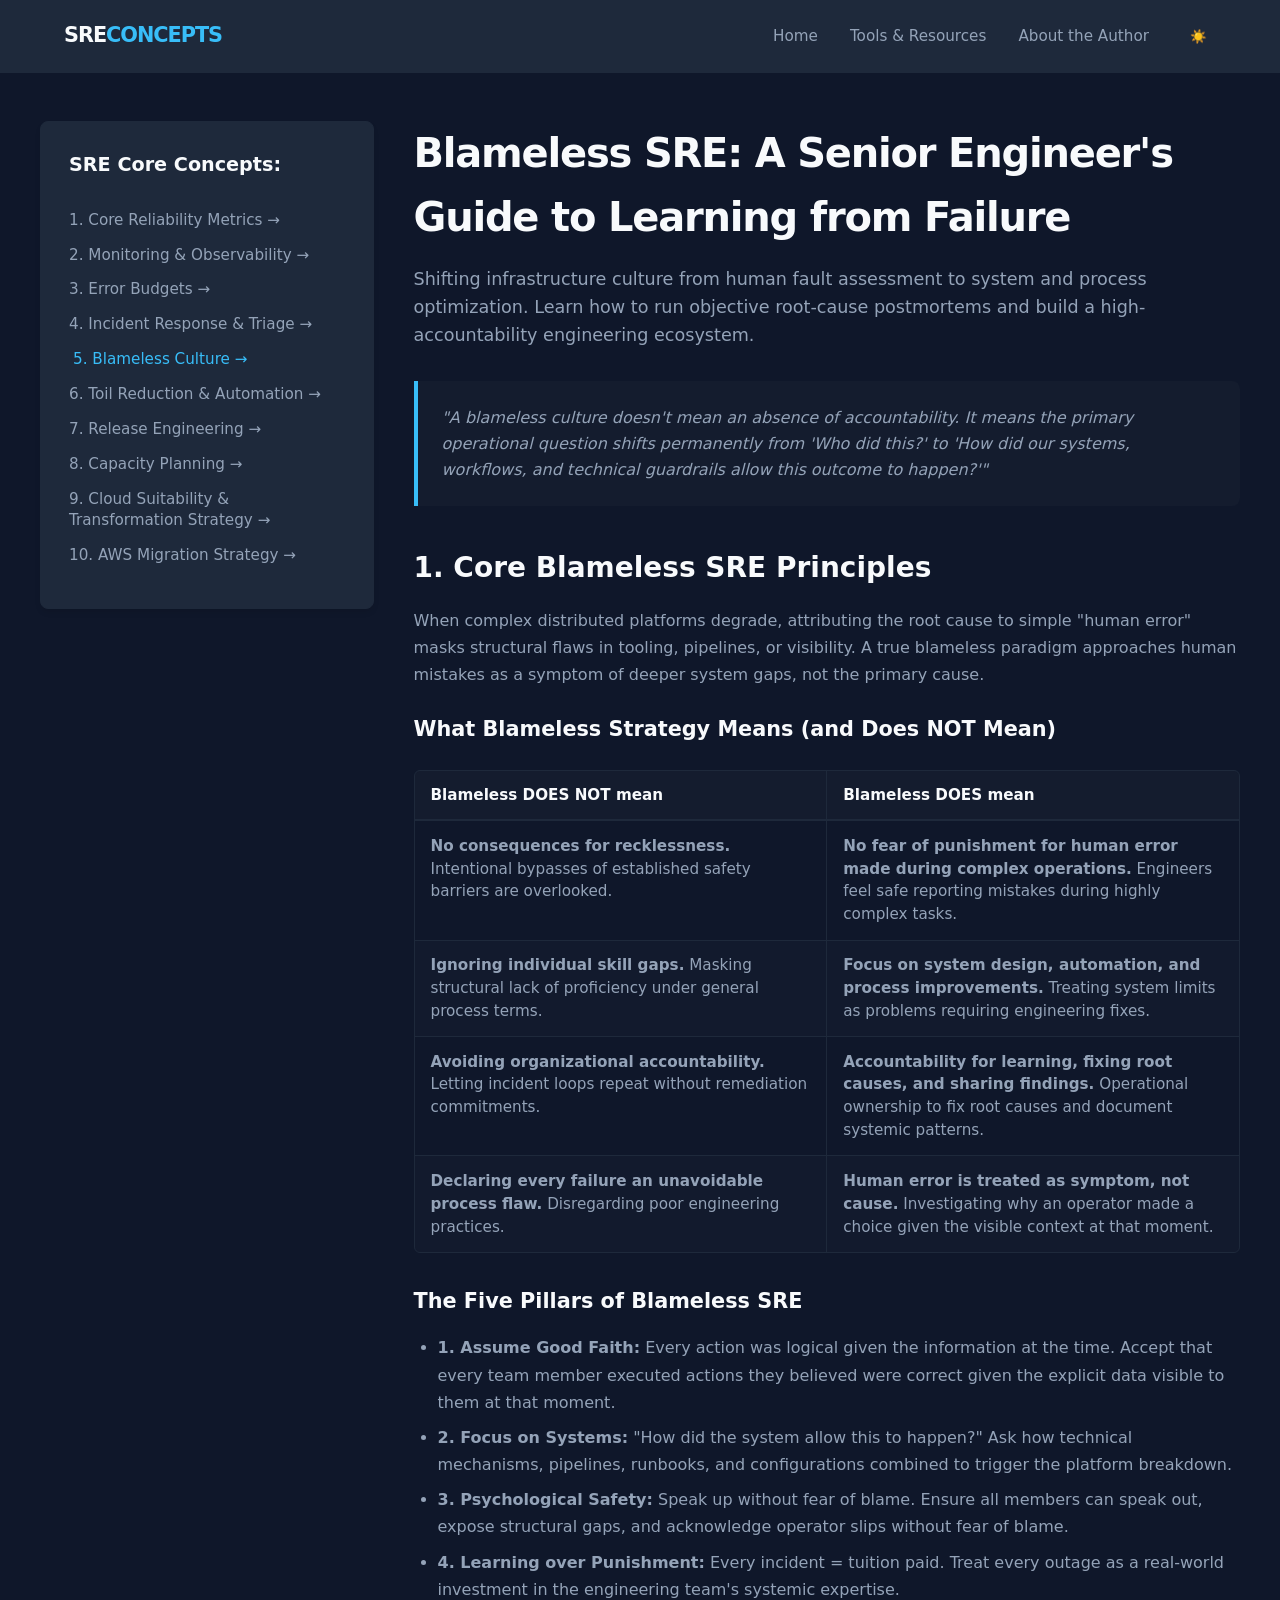
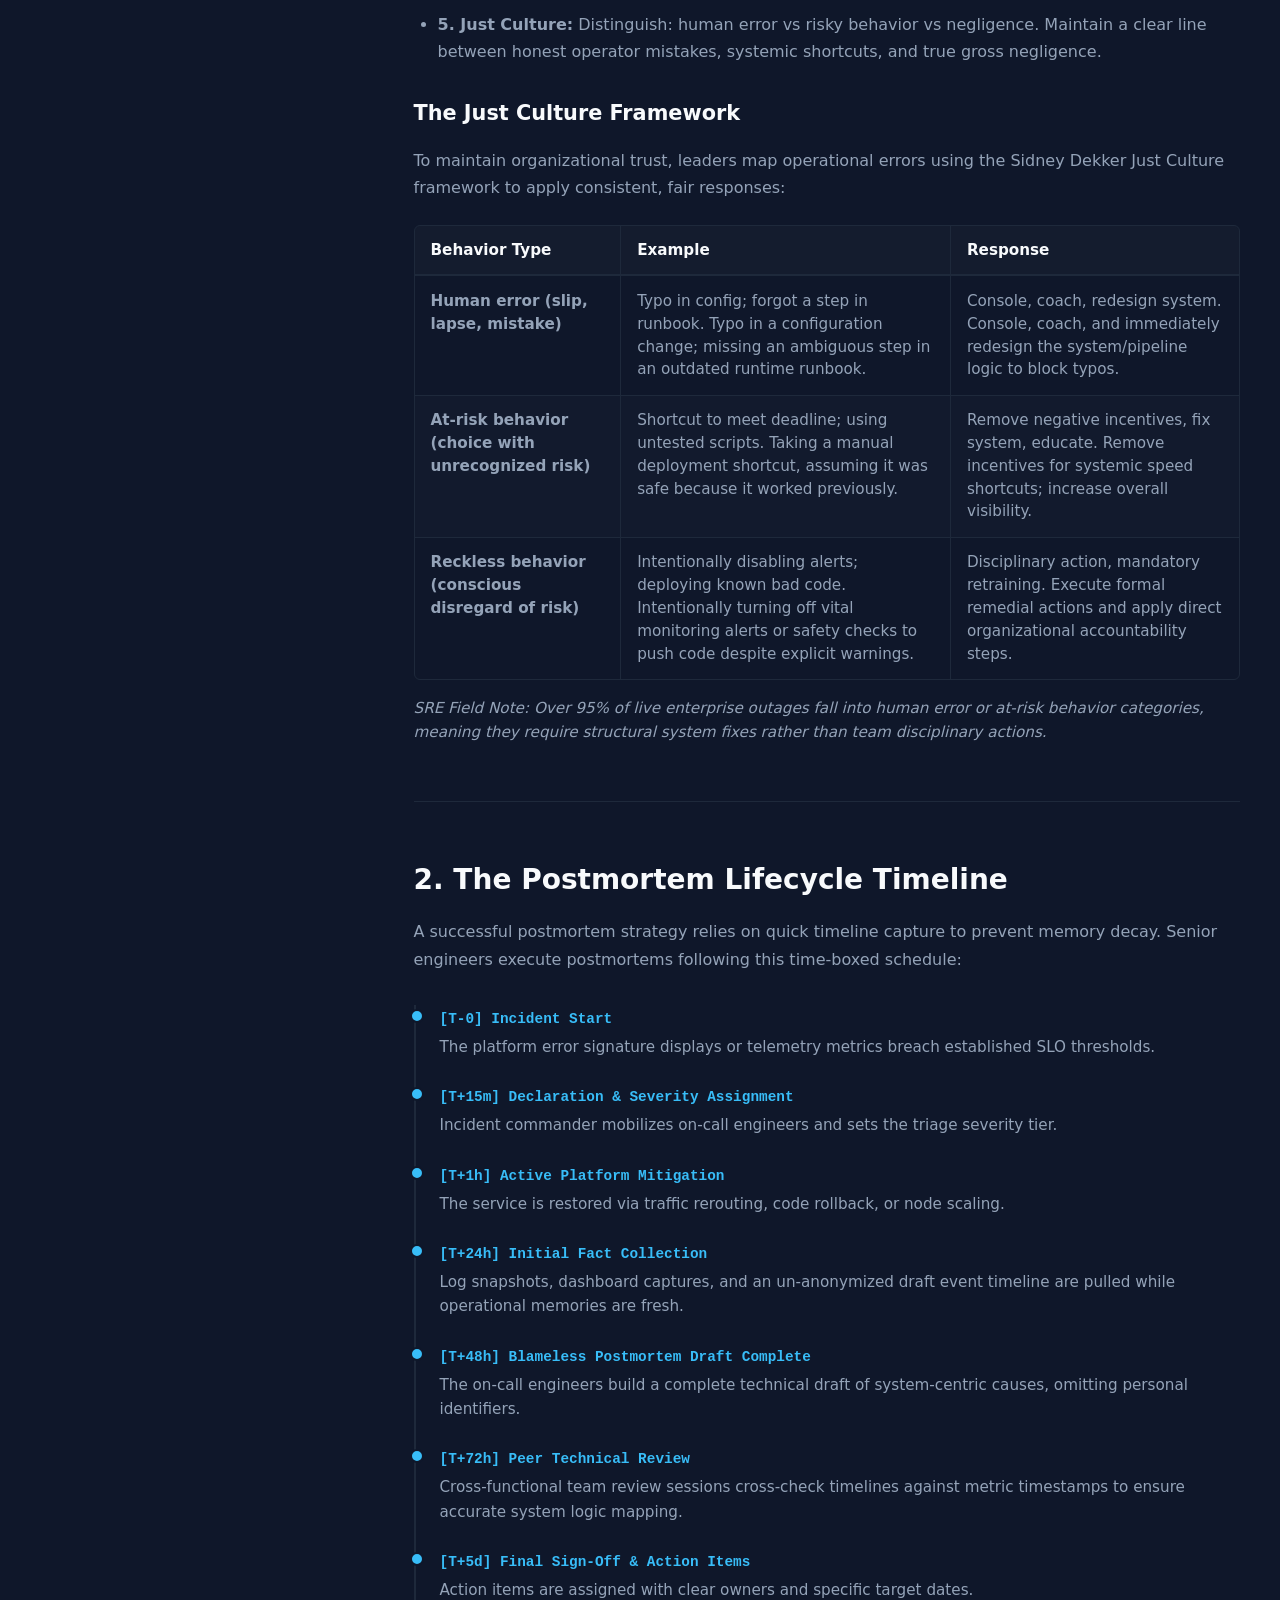
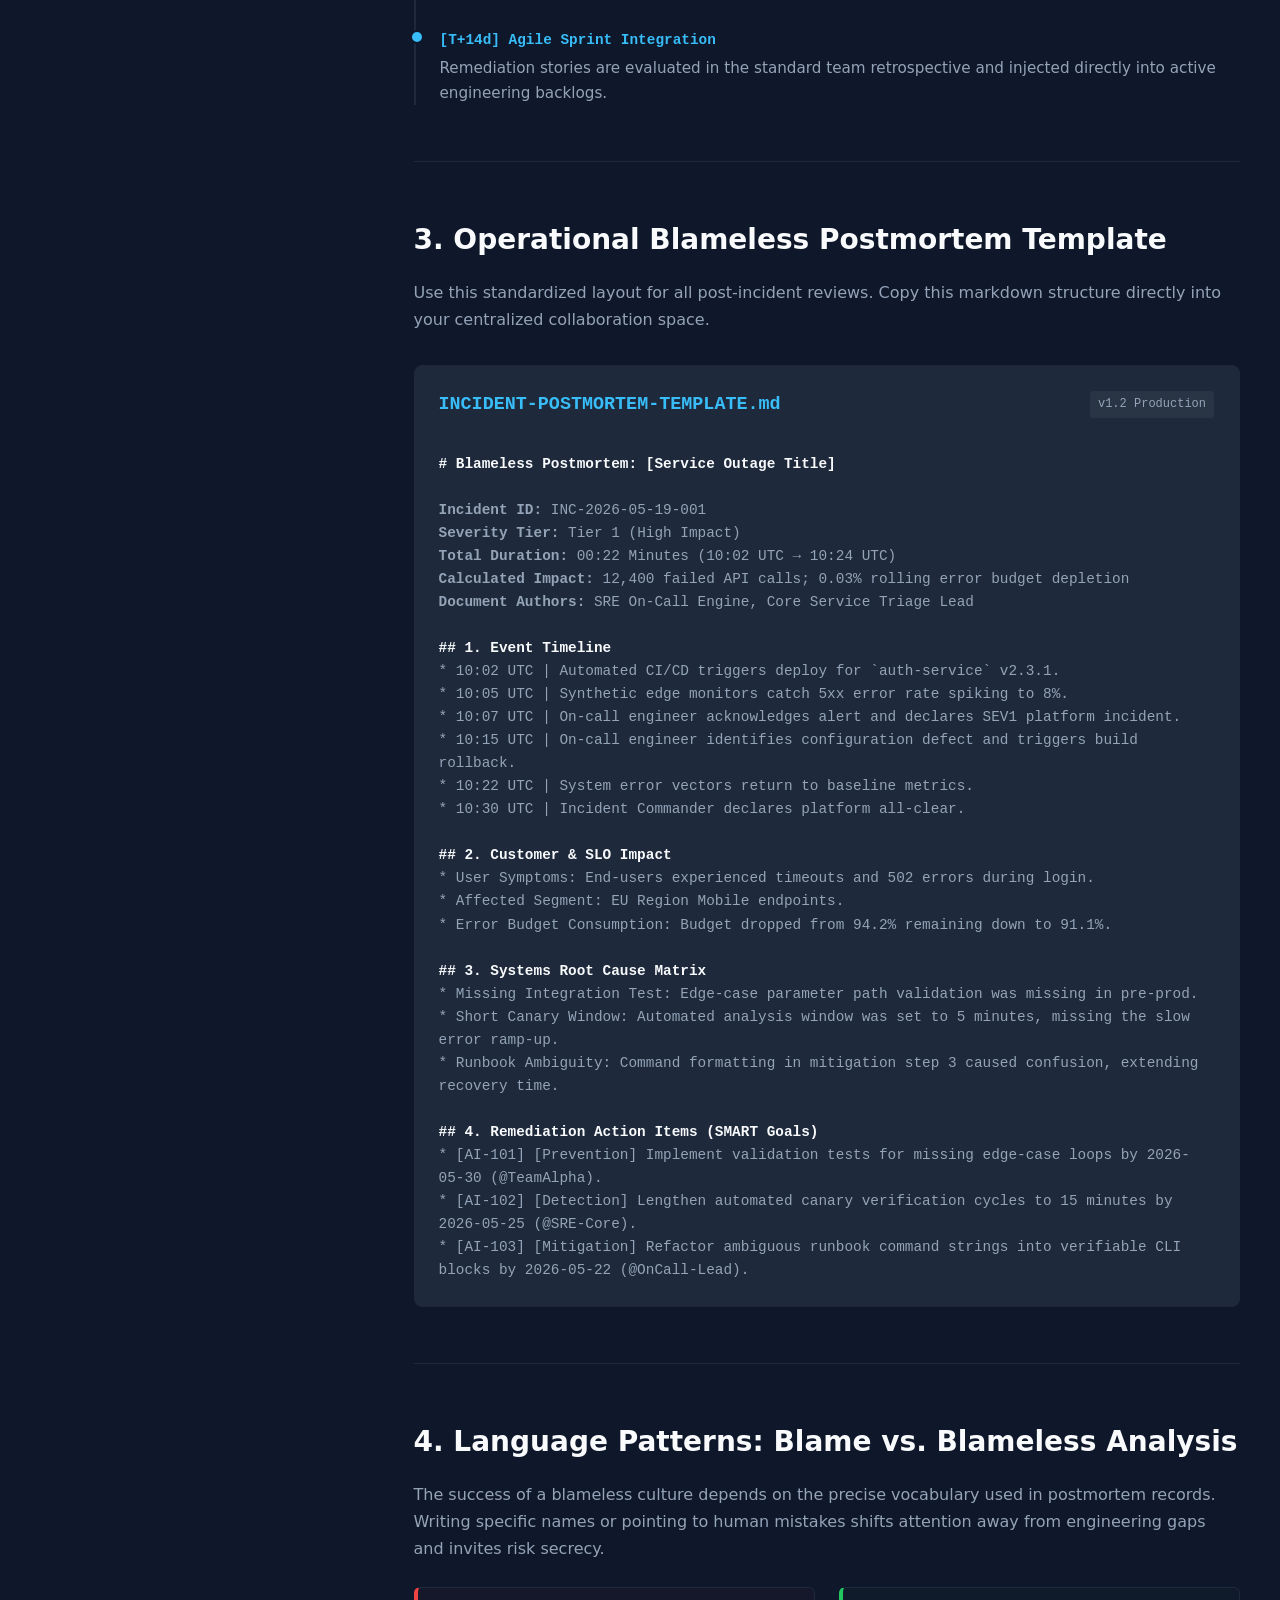
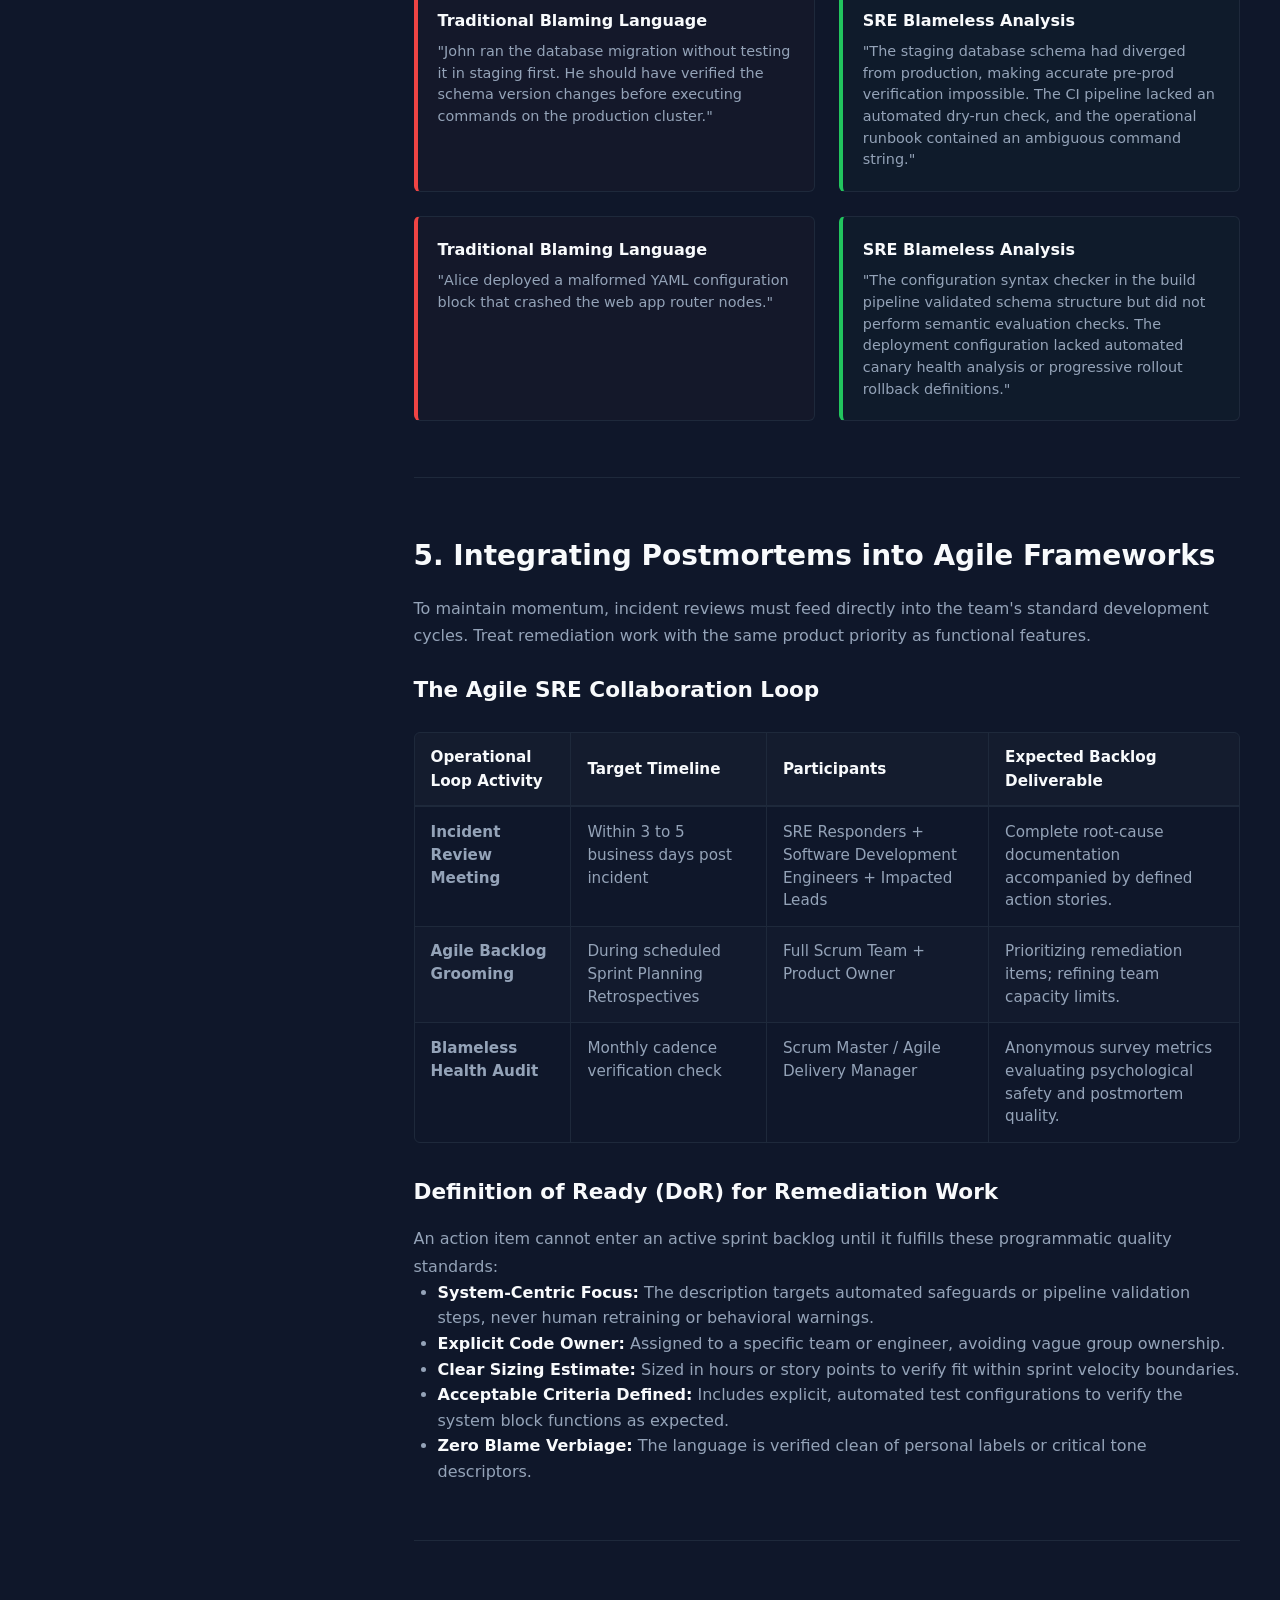
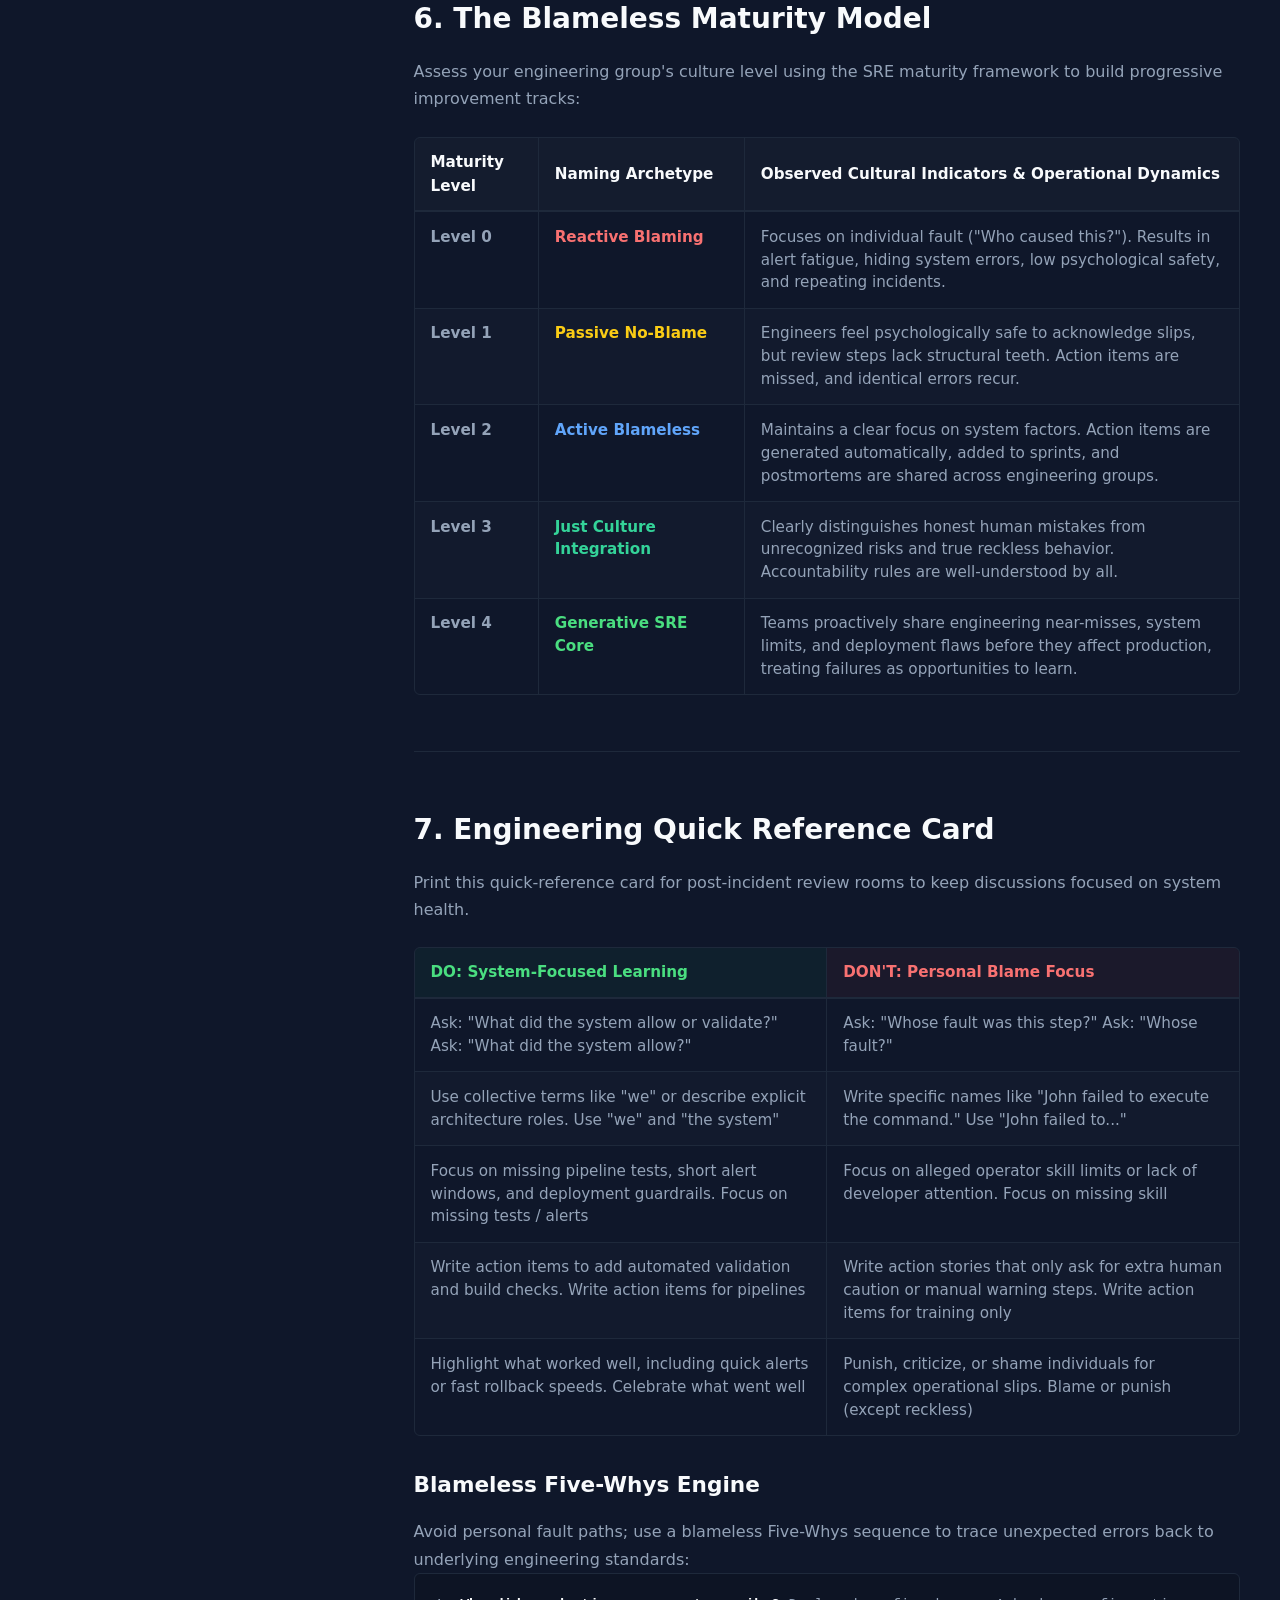
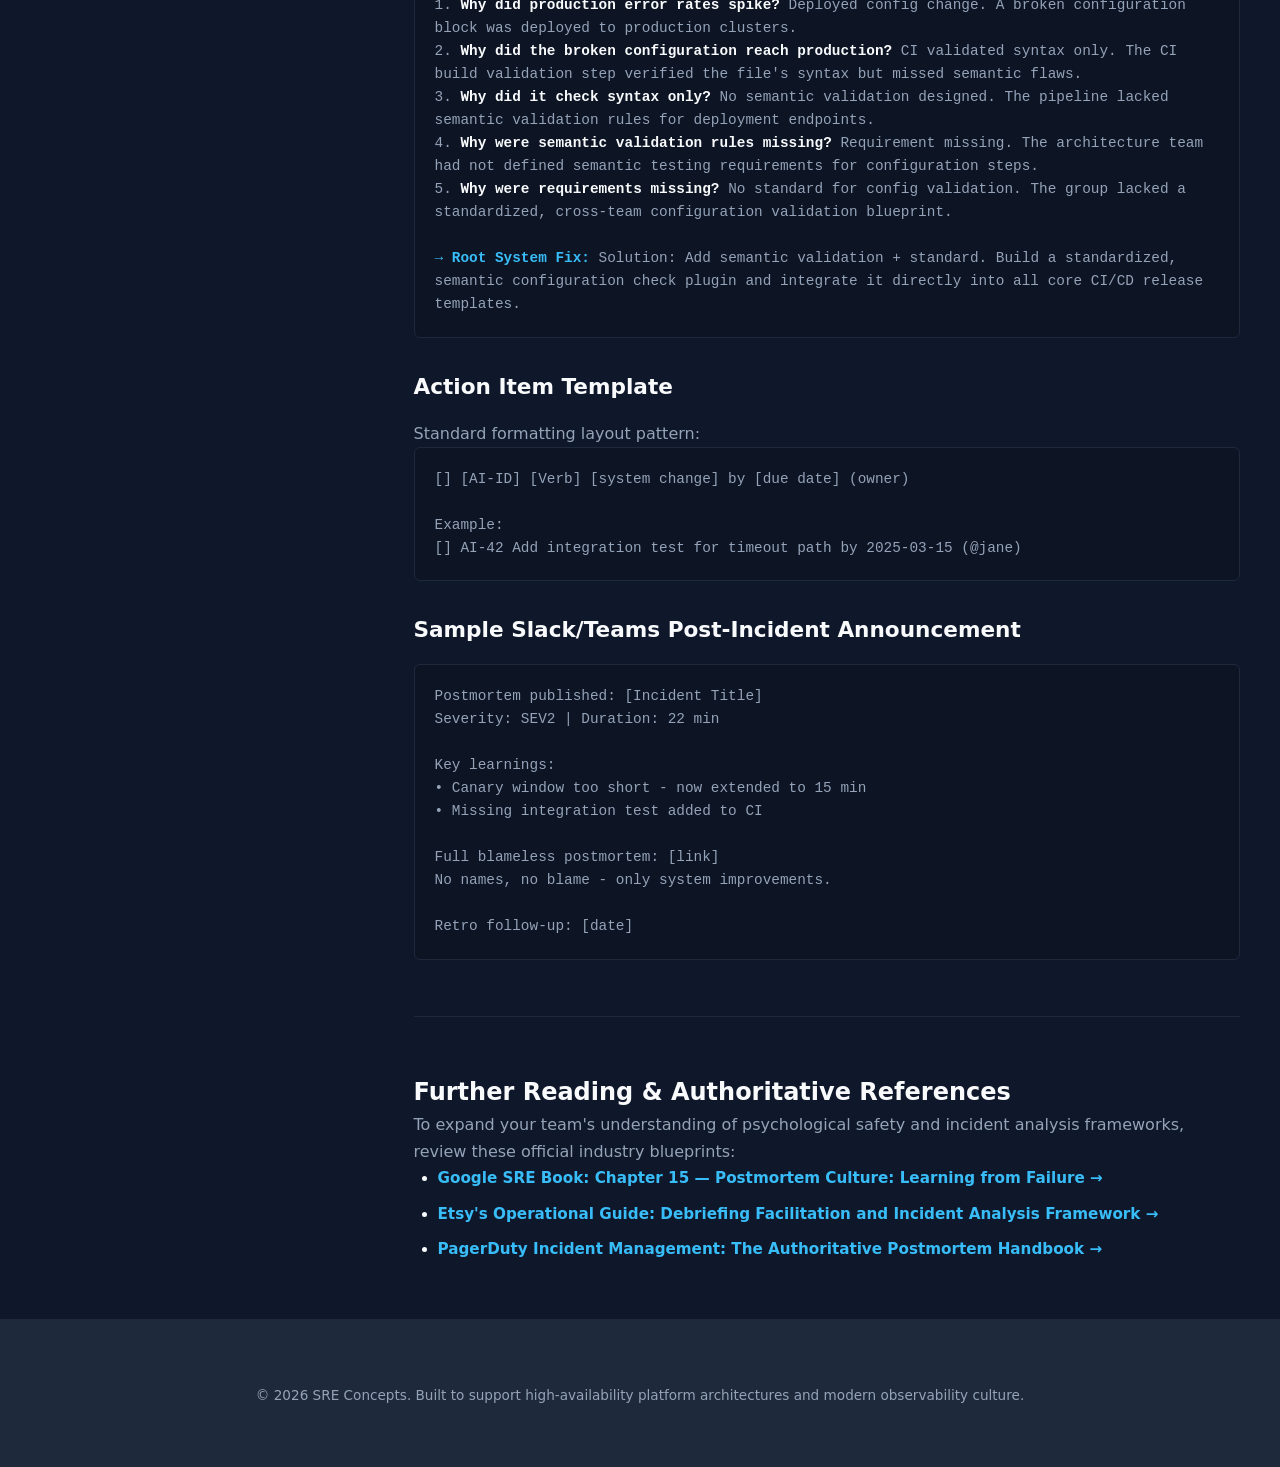
<file: blameless-postmortems.html>
<!DOCTYPE html>
<html lang="en" data-theme="dark">
<head>
    <meta charset="UTF-8">
    <meta name="viewport" content="width=device-width, initial-scale=1.0">
    <title>Blameless Postmortems &amp; Culture | SRE Concepts</title>
    <meta name="description" content="A comprehensive senior engineer's guide to blameless culture, incident learning frameworks, postmortem execution, and systems-focused mitigation templates.">
    <link rel="stylesheet" href="css/styles.css">
    <style>
        /* Two-column layout configuration */
        .page-layout-container {
            display: flex;
            flex-wrap: wrap;
            gap: 2.5rem;
            align-items: flex-start;
        }

        /* Sticky Left Sidebar Panel */
        .left-sidebar {
            flex: 1;
            min-width: 280px;
            max-width: 340px;
            background-color: var(--bg-secondary);
            border: 1px solid var(--border-color);
            border-radius: 0.5rem;
            padding: 1.75rem;
            box-shadow: 0 4px 6px -1px rgba(0, 0, 0, 0.1);
            position: sticky;
            top: 2rem;
        }

        .left-sidebar h3 {
            font-size: 1.2rem;
            margin-bottom: 1.25rem;
            padding-bottom: 0.5rem;
            border-bottom: 1px solid var(--border-color);
            color: var(--text-primary);
            font-weight: 700;
        }

        .sidebar-links {
            list-style: none;
            padding: 0;
            margin: 0;
        }

        .sidebar-links li {
            margin-bottom: 0.85rem;
        }

        .sidebar-links a {
            color: var(--text-secondary);
            text-decoration: none;
            font-size: 0.95rem;
            font-weight: 500;
            transition: color 0.2s ease, transform 0.2s ease;
            display: block;
            line-height: 1.4;
        }

        .sidebar-links a:hover, .sidebar-links a.active {
            color: var(--accent-color);
            transform: translateX(4px);
        }

        /* Right Content Container */
        .main-content-area {
            flex: 3;
            min-width: 320px;
        }

        /* Informational Panels and Callouts */
        .charter-box {
            background-color: rgba(255, 255, 255, 0.02);
            border-left: 4px solid var(--accent-color);
            padding: 1.5rem;
            border-radius: 0 0.5rem 0.5rem 0;
            margin: 1.5rem 0;
            font-style: italic;
            color: var(--text-secondary);
            line-height: 1.6;
        }

        .charter-box strong {
            color: var(--text-primary);
            font-style: normal;
        }

        /* Artifact Template Cards */
        .template-card {
            background-color: var(--bg-secondary);
            border: 1px solid var(--border-color);
            border-radius: 0.5rem;
            padding: 1.5rem;
            margin: 2rem 0;
        }

        .template-header {
            display: flex;
            justify-content: space-between;
            align-items: center;
            border-bottom: 1px solid var(--border-color);
            padding-bottom: 0.75rem;
            margin-bottom: 1.25rem;
        }

        .template-title {
            font-size: 1.15rem;
            font-weight: 700;
            color: var(--accent-color);
            margin: 0;
            font-family: monospace;
        }

        .template-badge {
            background-color: rgba(255, 255, 255, 0.05);
            border: 1px solid var(--border-color);
            padding: 0.25rem 0.5rem;
            border-radius: 0.25rem;
            font-size: 0.75rem;
            font-family: monospace;
            color: var(--text-secondary);
        }

        /* SRE Interactive and Static Data Tables */
        .sre-table-wrapper {
            overflow-x: auto;
            margin: 1.5rem 0;
            border: 1px solid var(--border-color);
            border-radius: 0.375rem;
        }

        .sre-table {
            width: 100%;
            border-collapse: collapse;
            font-size: 0.95rem;
            text-align: left;
        }

        .sre-table th {
            background-color: rgba(255, 255, 255, 0.02);
            color: var(--text-primary);
            font-weight: 700;
            padding: 0.75rem 1rem;
            border-bottom: 2px solid var(--border-color);
            border-right: 1px solid var(--border-color);
        }

        .sre-table td {
            padding: 0.85rem 1rem;
            border-bottom: 1px solid var(--border-color);
            border-right: 1px solid var(--border-color);
            color: var(--text-secondary);
            vertical-align: top;
            line-height: 1.5;
        }

        .sre-table tr:last-child td {
            border-bottom: none;
        }

        .sre-table th:last-child, .sre-table td:last-child {
            border-right: none;
        }

        .sre-table tr:nth-child(even) {
            background-color: rgba(255, 255, 255, 0.01);
        }

        /* Split Comparison Layouts */
        .comparison-row {
            display: flex;
            gap: 1.5rem;
            margin: 1.5rem 0;
        }

        .comparison-box {
            flex: 1;
            padding: 1.25rem;
            border-radius: 0.375rem;
            border: 1px solid var(--border-color);
        }

        .comparison-box.negative {
            background-color: rgba(239, 68, 68, 0.02);
            border-left: 4px solid #ef4444;
        }

        .comparison-box.positive {
            background-color: rgba(34, 197, 94, 0.02);
            border-left: 4px solid #22c55e;
        }

        .comparison-box h5 {
            margin-top: 0;
            margin-bottom: 0.5rem;
            font-size: 1rem;
            display: flex;
            align-items: center;
            gap: 0.5rem;
        }

        /* Timeline Flow Indicator Blocks */
        .timeline-container {
            position: relative;
            margin: 2rem 0;
            padding-left: 1.5rem;
            border-left: 2px solid var(--border-color);
        }

        .timeline-node {
            position: relative;
            margin-bottom: 1.5rem;
        }

        .timeline-node::before {
            content: '';
            position: absolute;
            left: calc(-1.5rem - 6px);
            top: 4px;
            width: 10px;
            height: 10px;
            border-radius: 50%;
            background-color: var(--accent-color);
            border: 2px solid var(--bg-primary);
        }

        .timeline-meta {
            font-family: monospace;
            font-weight: bold;
            color: var(--accent-color);
            font-size: 0.9rem;
        }

        .timeline-content {
            color: var(--text-secondary);
            margin-top: 0.25rem;
            font-size: 0.95rem;
        }

        code-view {
            display: block;
            background-color: rgba(0, 0, 0, 0.2);
            border: 1px solid var(--border-color);
            border-radius: 0.25rem;
            padding: 1rem;
            font-family: 'Courier New', Courier, monospace;
            font-size: 0.9rem;
            color: #e2e8f0;
            overflow-x: auto;
            white-space: pre;
            margin-top: 0.5rem;
        }

        .section-divider {
            border: 0;
            height: 1px;
            background: var(--border-color);
            margin: 3.5rem 0;
        }

        @media (max-width: 991px) {
            .left-sidebar {
                max-width: 100%;
                flex: 1 1 100%;
                position: relative;
                top: 0;
                margin-bottom: 2rem;
            }
            .main-content-area {
                flex: 1 1 100%;
            }
            .comparison-row {
                flex-direction: column;
                gap: 1rem;
            }
        }
    </style>
</head>
<body>

    <header>
        <div class="container nav-container">
            <a href="index.html" class="logo">SRE<span>CONCEPTS</span></a>
            <button class="hamburger" id="menu-toggle" aria-label="Toggle Menu">
                <span></span>
                <span></span>
                <span></span>
            </button>
            <ul class="nav-links" id="nav-links">
                <li><a href="index.html">Home</a></li>
                <li><a href="tools-resources.html">Tools &amp; Resources</a></li>
                <li><a href="about.html">About the Author</a></li>
                <li>
                    <button class="theme-toggle-btn" id="theme-toggle" aria-label="Toggle Theme">☀️</button>
                </li>
            </ul>
        </div>
    </header>

    <div class="container" style="padding: 3rem 0;">
        <div class="page-layout-container">
            
            <nav class="left-sidebar" aria-label="SRE Concepts Content Navigation">
                <h3>SRE Core Concepts:</h3>
                <ul class="sidebar-links">
                    <li><a href="core-metrics.html">1. Core Reliability Metrics &rarr;</a></li>
                    <li><a href="observability.html">2. Monitoring &amp; Observability &rarr;</a></li>
                    <li><a href="error-budgets.html">3. Error Budgets &rarr;</a></li>
                    <li><a href="incident-response.html">4. Incident Response &amp; Triage &rarr;</a></li>
                    <li><a href="blameless-postmortems.html" class="active">5. Blameless Culture &rarr;</a></li>
                    <li><a href="toil-reduction.html">6. Toil Reduction &amp; Automation &rarr;</a></li>
                    <li><a href="release-engineering.html">7. Release Engineering &rarr;</a></li>
                    <li><a href="capacity-planning.html">8. Capacity Planning &rarr;</a></li>
                    <li><a href="Cloud-Suitability-And-Transformation-Strategy-Assessment-Tool.html">9. Cloud Suitability &amp; Transformation Strategy &rarr;</a></li>
                    <li><a href="aws-migration.html">10. AWS Migration Strategy &rarr;</a></li>
                </ul>
            </nav>

            <main class="main-content-area">
                <h1 style="font-size: 2.5rem; margin-bottom: 1rem; font-weight: 800; letter-spacing: -0.03em;">
                    Blameless SRE: A Senior Engineer's Guide to Learning from Failure
                </h1>
                <p style="font-size: 1.1rem; color: var(--text-secondary); line-height: 1.6; margin-bottom: 2rem;">
                    Shifting infrastructure culture from human fault assessment to system and process optimization. Learn how to run objective root-cause postmortems and build a high-accountability engineering ecosystem.
                </p>

                <div class="charter-box">
                    "A blameless culture doesn't mean an absence of accountability. It means the primary operational question shifts permanently from 'Who did this?' to 'How did our systems, workflows, and technical guardrails allow this outcome to happen?'"
                </div>

                <h2 style="font-size: 1.75rem; margin-top: 2.5rem; margin-bottom: 1rem; font-weight: 700;">1. Core Blameless SRE Principles</h2>
                <p style="color: var(--text-secondary); line-height: 1.7;">
                    When complex distributed platforms degrade, attributing the root cause to simple "human error" masks structural flaws in tooling, pipelines, or visibility. A true blameless paradigm approaches human mistakes as a symptom of deeper system gaps, not the primary cause.
                </p>

                <h3 style="font-size: 1.3rem; margin-top: 1.5rem; margin-bottom: 1rem; font-weight: 700;">What Blameless Strategy Means (and Does NOT Mean)</h3>
                <div class="sre-table-wrapper">
                    <table class="sre-table">
                        <thead>
                            <tr>
                                <th style="width: 50%;">Blameless DOES NOT mean</th>
                                <th style="width: 50%;">Blameless DOES mean</th>
                            </tr>
                        </thead>
                        <tbody>
                            <tr>
                                <td><strong>No consequences for recklessness.</strong> Intentional bypasses of established safety barriers are overlooked.</td>
                                <td><strong>No fear of punishment for human error made during complex operations.</strong> Engineers feel safe reporting mistakes during highly complex tasks.</td>
                            </tr>
                            <tr>
                                <td><strong>Ignoring individual skill gaps.</strong> Masking structural lack of proficiency under general process terms.</td>
                                <td><strong>Focus on system design, automation, and process improvements.</strong> Treating system limits as problems requiring engineering fixes.</td>
                            </tr>
                            <tr>
                                <td><strong>Avoiding organizational accountability.</strong> Letting incident loops repeat without remediation commitments.</td>
                                <td><strong>Accountability for learning, fixing root causes, and sharing findings.</strong> Operational ownership to fix root causes and document systemic patterns.</td>
                            </tr>
                            <tr>
                                <td><strong>Declaring every failure an unavoidable process flaw.</strong> Disregarding poor engineering practices.</td>
                                <td><strong>Human error is treated as symptom, not cause.</strong> Investigating why an operator made a choice given the visible context at that moment.</td>
                            </tr>
                        </tbody>
                    </table>
                </div>

                <h3 style="font-size: 1.3rem; margin-top: 2rem; margin-bottom: 1rem; font-weight: 700;">The Five Pillars of Blameless SRE</h3>
                <ul style="padding-left: 1.5rem; color: var(--text-secondary); line-height: 1.7;">
                    <li style="margin-bottom: 0.5rem;"><strong>1. Assume Good Faith:</strong> Every action was logical given the information at the time. Accept that every team member executed actions they believed were correct given the explicit data visible to them at that moment.</li>
                    <li style="margin-bottom: 0.5rem;"><strong>2. Focus on Systems:</strong> "How did the system allow this to happen?" Ask how technical mechanisms, pipelines, runbooks, and configurations combined to trigger the platform breakdown.</li>
                    <li style="margin-bottom: 0.5rem;"><strong>3. Psychological Safety:</strong> Speak up without fear of blame. Ensure all members can speak out, expose structural gaps, and acknowledge operator slips without fear of blame.</li>
                    <li style="margin-bottom: 0.5rem;"><strong>4. Learning over Punishment:</strong> Every incident = tuition paid. Treat every outage as a real-world investment in the engineering team's systemic expertise.</li>
                    <li style="margin-bottom: 0.5rem;"><strong>5. Just Culture:</strong> Distinguish: human error vs risky behavior vs negligence. Maintain a clear line between honest operator mistakes, systemic shortcuts, and true gross negligence.</li>
                </ul>

                <h3 style="font-size: 1.3rem; margin-top: 2rem; margin-bottom: 1rem; font-weight: 700;">The Just Culture Framework</h3>
                <p style="color: var(--text-secondary); line-height: 1.7;">
                    To maintain organizational trust, leaders map operational errors using the Sidney Dekker Just Culture framework to apply consistent, fair responses:
                </p>
                <div class="sre-table-wrapper">
                    <table class="sre-table">
                        <thead>
                            <tr>
                                <th style="width: 25%;">Behavior Type</th>
                                <th style="width: 40%;">Example</th>
                                <th style="width: 35%;">Response</th>
                            </tr>
                        </thead>
                        <tbody>
                            <tr>
                                <td><strong>Human error (slip, lapse, mistake)</strong></td>
                                <td>Typo in config; forgot a step in runbook. Typo in a configuration change; missing an ambiguous step in an outdated runtime runbook.</td>
                                <td>Console, coach, redesign system. Console, coach, and immediately redesign the system/pipeline logic to block typos.</td>
                            </tr>
                            <tr>
                                <td><strong>At-risk behavior (choice with unrecognized risk)</strong></td>
                                <td>Shortcut to meet deadline; using untested scripts. Taking a manual deployment shortcut, assuming it was safe because it worked previously.</td>
                                <td>Remove negative incentives, fix system, educate. Remove incentives for systemic speed shortcuts; increase overall visibility.</td>
                            </tr>
                            <tr>
                                <td><strong>Reckless behavior (conscious disregard of risk)</strong></td>
                                <td>Intentionally disabling alerts; deploying known bad code. Intentionally turning off vital monitoring alerts or safety checks to push code despite explicit warnings.</td>
                                <td>Disciplinary action, mandatory retraining. Execute formal remedial actions and apply direct organizational accountability steps.</td>
                            </tr>
                        </tbody>
                    </table>
                </div>
                <p style="color: var(--text-secondary); font-size: 0.95rem; font-style: italic; margin-top: -0.5rem;">
                    SRE Field Note: Over 95% of live enterprise outages fall into human error or at-risk behavior categories, meaning they require structural system fixes rather than team disciplinary actions.
                </p>

                <hr class="section-divider">

                <h2 style="font-size: 1.75rem; margin-top: 0; margin-bottom: 1rem; font-weight: 700;">2. The Postmortem Lifecycle Timeline</h2>
                <p style="color: var(--text-secondary); line-height: 1.7;">
                    A successful postmortem strategy relies on quick timeline capture to prevent memory decay. Senior engineers execute postmortems following this time-boxed schedule:
                </p>

                <div class="timeline-container">
                    <div class="timeline-node">
                        <span class="timeline-meta">[T-0] Incident Start</span>
                        <div class="timeline-content">The platform error signature displays or telemetry metrics breach established SLO thresholds.</div>
                    </div>
                    <div class="timeline-node">
                        <span class="timeline-meta">[T+15m] Declaration &amp; Severity Assignment</span>
                        <div class="timeline-content">Incident commander mobilizes on-call engineers and sets the triage severity tier.</div>
                    </div>
                    <div class="timeline-node">
                        <span class="timeline-meta">[T+1h] Active Platform Mitigation</span>
                        <div class="timeline-content">The service is restored via traffic rerouting, code rollback, or node scaling.</div>
                    </div>
                    <div class="timeline-node">
                        <span class="timeline-meta">[T+24h] Initial Fact Collection</span>
                        <div class="timeline-content">Log snapshots, dashboard captures, and an un-anonymized draft event timeline are pulled while operational memories are fresh.</div>
                    </div>
                    <div class="timeline-node">
                        <span class="timeline-meta">[T+48h] Blameless Postmortem Draft Complete</span>
                        <div class="timeline-content">The on-call engineers build a complete technical draft of system-centric causes, omitting personal identifiers.</div>
                    </div>
                    <div class="timeline-node">
                        <span class="timeline-meta">[T+72h] Peer Technical Review</span>
                        <div class="timeline-content">Cross-functional team review sessions cross-check timelines against metric timestamps to ensure accurate system logic mapping.</div>
                    </div>
                    <div class="timeline-node">
                        <span class="timeline-meta">[T+5d] Final Sign-Off &amp; Action Items</span>
                        <div class="timeline-content">Action items are assigned with clear owners and specific target dates.</div>
                    </div>
                    <div class="timeline-node">
                        <span class="timeline-meta">[T+14d] Agile Sprint Integration</span>
                        <div class="timeline-content">Remediation stories are evaluated in the standard team retrospective and injected directly into active engineering backlogs.</div>
                    </div>
                </div>

                <hr class="section-divider">

                <h2 style="font-size: 1.75rem; margin-top: 0; margin-bottom: 1rem; font-weight: 700;">3. Operational Blameless Postmortem Template</h2>
                <p style="color: var(--text-secondary); line-height: 1.7;">
                    Use this standardized layout for all post-incident reviews. Copy this markdown structure directly into your centralized collaboration space.
                </p>

                <div class="template-card">
                    <div class="template-header">
                        <h4 class="template-title">INCIDENT-POSTMORTEM-TEMPLATE.md</h4>
                        <span class="template-badge">v1.2 Production</span>
                    </div>
                    <div style="font-family: monospace; font-size: 0.9rem; line-height: 1.6; color: var(--text-secondary);">
                        <strong style="color: var(--text-primary);"># Blameless Postmortem: [Service Outage Title]</strong><br><br>
                        <strong>Incident ID:</strong> INC-2026-05-19-001<br>
                        <strong>Severity Tier:</strong> Tier 1 (High Impact)<br>
                        <strong>Total Duration:</strong> 00:22 Minutes (10:02 UTC &rarr; 10:24 UTC)<br>
                        <strong>Calculated Impact:</strong> 12,400 failed API calls; 0.03% rolling error budget depletion<br>
                        <strong>Document Authors:</strong> SRE On-Call Engine, Core Service Triage Lead<br><br>
                        
                        <strong style="color: var(--text-primary);">## 1. Event Timeline</strong><br>
                        * 10:02 UTC | Automated CI/CD triggers deploy for `auth-service` v2.3.1.<br>
                        * 10:05 UTC | Synthetic edge monitors catch 5xx error rate spiking to 8%.<br>
                        * 10:07 UTC | On-call engineer acknowledges alert and declares SEV1 platform incident.<br>
                        * 10:15 UTC | On-call engineer identifies configuration defect and triggers build rollback.<br>
                        * 10:22 UTC | System error vectors return to baseline metrics.<br>
                        * 10:30 UTC | Incident Commander declares platform all-clear.<br><br>

                        <strong style="color: var(--text-primary);">## 2. Customer &amp; SLO Impact</strong><br>
                        * User Symptoms: End-users experienced timeouts and 502 errors during login.<br>
                        * Affected Segment: EU Region Mobile endpoints.<br>
                        * Error Budget Consumption: Budget dropped from 94.2% remaining down to 91.1%.<br><br>

                        <strong style="color: var(--text-primary);">## 3. Systems Root Cause Matrix</strong><br>
                        * Missing Integration Test: Edge-case parameter path validation was missing in pre-prod.<br>
                        * Short Canary Window: Automated analysis window was set to 5 minutes, missing the slow error ramp-up.<br>
                        * Runbook Ambiguity: Command formatting in mitigation step 3 caused confusion, extending recovery time.<br><br>

                        <strong style="color: var(--text-primary);">## 4. Remediation Action Items (SMART Goals)</strong><br>
                        * [AI-101] [Prevention] Implement validation tests for missing edge-case loops by 2026-05-30 (@TeamAlpha).<br>
                        * [AI-102] [Detection] Lengthen automated canary verification cycles to 15 minutes by 2026-05-25 (@SRE-Core).<br>
                        * [AI-103] [Mitigation] Refactor ambiguous runbook command strings into verifiable CLI blocks by 2026-05-22 (@OnCall-Lead).
                    </div>
                </div>

                <hr class="section-divider">

                <h2 style="font-size: 1.75rem; margin-top: 0; margin-bottom: 1rem; font-weight: 700;">4. Language Patterns: Blame vs. Blameless Analysis</h2>
                <p style="color: var(--text-secondary); line-height: 1.7;">
                    The success of a blameless culture depends on the precise vocabulary used in postmortem records. Writing specific names or pointing to human mistakes shifts attention away from engineering gaps and invites risk secrecy.
                </p>

                <div class="comparison-row">
                    <div class="comparison-box negative">
                        <h5>Traditional Blaming Language</h5>
                        <p style="color: var(--text-secondary); font-size: 0.9rem; margin: 0; line-height: 1.5;">
                            "John ran the database migration without testing it in staging first. He should have verified the schema version changes before executing commands on the production cluster."
                        </p>
                    </div>
                    <div class="comparison-box positive">
                        <h5>SRE Blameless Analysis</h5>
                        <p style="color: var(--text-secondary); font-size: 0.9rem; margin: 0; line-height: 1.5;">
                            "The staging database schema had diverged from production, making accurate pre-prod verification impossible. The CI pipeline lacked an automated dry-run check, and the operational runbook contained an ambiguous command string."
                        </p>
                    </div>
                </div>

                <div class="comparison-row">
                    <div class="comparison-box negative">
                        <h5>Traditional Blaming Language</h5>
                        <p style="color: var(--text-secondary); font-size: 0.9rem; margin: 0; line-height: 1.5;">
                            "Alice deployed a malformed YAML configuration block that crashed the web app router nodes."
                        </p>
                    </div>
                    <div class="comparison-box positive">
                        <h5>SRE Blameless Analysis</h5>
                        <p style="color: var(--text-secondary); font-size: 0.9rem; margin: 0; line-height: 1.5;">
                            "The configuration syntax checker in the build pipeline validated schema structure but did not perform semantic evaluation checks. The deployment configuration lacked automated canary health analysis or progressive rollout rollback definitions."
                        </p>
                    </div>
                </div>

                <hr class="section-divider">

                <h2 style="font-size: 1.75rem; margin-top: 0; margin-bottom: 1rem; font-weight: 700;">5. Integrating Postmortems into Agile Frameworks</h2>
                <p style="color: var(--text-secondary); line-height: 1.7;">
                    To maintain momentum, incident reviews must feed directly into the team's standard development cycles. Treat remediation work with the same product priority as functional features.
                </p>

                <h3 style="font-size: 1.35rem; margin-top: 1.5rem; margin-bottom: 1rem; font-weight: 700;">The Agile SRE Collaboration Loop</h3>
                <div class="sre-table-wrapper">
                    <table class="sre-table">
                        <thead>
                            <tr>
                                <th>Operational Loop Activity</th>
                                <th>Target Timeline</th>
                                <th>Participants</th>
                                <th>Expected Backlog Deliverable</th>
                            </tr>
                        </thead>
                        <tbody>
                            <tr>
                                <td><strong>Incident Review Meeting</strong></td>
                                <td>Within 3 to 5 business days post incident</td>
                                <td>SRE Responders + Software Development Engineers + Impacted Leads</td>
                                <td>Complete root-cause documentation accompanied by defined action stories.</td>
                            </tr>
                            <tr>
                                <td><strong>Agile Backlog Grooming</strong></td>
                                <td>During scheduled Sprint Planning Retrospectives</td>
                                <td>Full Scrum Team + Product Owner</td>
                                <td>Prioritizing remediation items; refining team capacity limits.</td>
                            </tr>
                            <tr>
                                <td><strong>Blameless Health Audit</strong></td>
                                <td>Monthly cadence verification check</td>
                                <td>Scrum Master / Agile Delivery Manager</td>
                                <td>Anonymous survey metrics evaluating psychological safety and postmortem quality.</td>
                            </tr>
                        </tbody>
                    </table>
                </div>

                <h3 style="font-size: 1.35rem; margin-top: 2rem; margin-bottom: 1rem; font-weight: 700;">Definition of Ready (DoR) for Remediation Work</h3>
                <p style="color: var(--text-secondary); line-height: 1.7;">
                    An action item cannot enter an active sprint backlog until it fulfills these programmatic quality standards:
                </p>
                <ul style="padding-left: 1.5rem; color: var(--text-secondary); line-height: 1.6; margin-bottom: 2rem;">
                    <li><strong style="color: var(--text-primary);">System-Centric Focus:</strong> The description targets automated safeguards or pipeline validation steps, never human retraining or behavioral warnings.</li>
                    <li><strong style="color: var(--text-primary);">Explicit Code Owner:</strong> Assigned to a specific team or engineer, avoiding vague group ownership.</li>
                    <li><strong style="color: var(--text-primary);">Clear Sizing Estimate:</strong> Sized in hours or story points to verify fit within sprint velocity boundaries.</li>
                    <li><strong style="color: var(--text-primary);">Acceptable Criteria Defined:</strong> Includes explicit, automated test configurations to verify the system block functions as expected.</li>
                    <li><strong style="color: var(--text-primary);">Zero Blame Verbiage:</strong> The language is verified clean of personal labels or critical tone descriptors.</li>
                </ul>

                <hr class="section-divider">

                <h2 style="font-size: 1.75rem; margin-top: 0; margin-bottom: 1rem; font-weight: 700;">6. The Blameless Maturity Model</h2>
                <p style="color: var(--text-secondary); line-height: 1.7;">
                    Assess your engineering group's culture level using the SRE maturity framework to build progressive improvement tracks:
                </p>
                <div class="sre-table-wrapper">
                    <table class="sre-table">
                        <thead>
                            <tr>
                                <th style="width: 15%;">Maturity Level</th>
                                <th style="width: 25%;">Naming Archetype</th>
                                <th>Observed Cultural Indicators &amp; Operational Dynamics</th>
                            </tr>
                        </thead>
                        <tbody>
                            <tr>
                                <td><strong>Level 0</strong></td>
                                <td style="color: #f87171; font-weight: bold;">Reactive Blaming</td>
                                <td>Focuses on individual fault ("Who caused this?"). Results in alert fatigue, hiding system errors, low psychological safety, and repeating incidents.</td>
                            </tr>
                            <tr>
                                <td><strong>Level 1</strong></td>
                                <td style="color: #facc15; font-weight: bold;">Passive No-Blame</td>
                                <td>Engineers feel psychologically safe to acknowledge slips, but review steps lack structural teeth. Action items are missed, and identical errors recur.</td>
                            </tr>
                            <tr>
                                <td><strong>Level 2</strong></td>
                                <td style="color: #60a5fa; font-weight: bold;">Active Blameless</td>
                                <td>Maintains a clear focus on system factors. Action items are generated automatically, added to sprints, and postmortems are shared across engineering groups.</td>
                            </tr>
                            <tr>
                                <td><strong>Level 3</strong></td>
                                <td style="color: #34d399; font-weight: bold;">Just Culture Integration</td>
                                <td>Clearly distinguishes honest human mistakes from unrecognized risks and true reckless behavior. Accountability rules are well-understood by all.</td>
                            </tr>
                            <tr>
                                <td><strong>Level 4</strong></td>
                                <td style="color: #4ade80; font-weight: bold;">Generative SRE Core</td>
                                <td>Teams proactively share engineering near-misses, system limits, and deployment flaws before they affect production, treating failures as opportunities to learn.</td>
                            </tr>
                        </tbody>
                    </table>
                </div>

                <hr class="section-divider">

                <h2 style="font-size: 1.75rem; margin-top: 0; margin-bottom: 1rem; font-weight: 700;">7. Engineering Quick Reference Card</h2>
                <p style="color: var(--text-secondary); line-height: 1.7; margin-bottom: 1.5rem;">
                    Print this quick-reference card for post-incident review rooms to keep discussions focused on system health.
                </p>

                <div class="sre-table-wrapper">
                    <table class="sre-table">
                        <thead>
                            <tr>
                                <th style="background-color: rgba(34, 197, 94, 0.05); color: #4ade80; width: 50%;">DO: System-Focused Learning</th>
                                <th style="background-color: rgba(239, 68, 68, 0.05); color: #f87171; width: 50%;">DON'T: Personal Blame Focus</th>
                            </tr>
                        </thead>
                        <tbody>
                            <tr>
                                <td>Ask: "What did the system allow or validate?" Ask: "What did the system allow?"</td>
                                <td>Ask: "Whose fault was this step?" Ask: "Whose fault?"</td>
                            </tr>
                            <tr>
                                <td>Use collective terms like "we" or describe explicit architecture roles. Use "we" and "the system"</td>
                                <td>Write specific names like "John failed to execute the command." Use "John failed to..."</td>
                            </tr>
                            <tr>
                                <td>Focus on missing pipeline tests, short alert windows, and deployment guardrails. Focus on missing tests / alerts</td>
                                <td>Focus on alleged operator skill limits or lack of developer attention. Focus on missing skill</td>
                            </tr>
                            <tr>
                                <td>Write action items to add automated validation and build checks. Write action items for pipelines</td>
                                <td>Write action stories that only ask for extra human caution or manual warning steps. Write action items for training only</td>
                            </tr>
                            <tr>
                                <td>Highlight what worked well, including quick alerts or fast rollback speeds. Celebrate what went well</td>
                                <td>Punish, criticize, or shame individuals for complex operational slips. Blame or punish (except reckless)</td>
                            </tr>
                        </tbody>
                    </table>
                </div>

                <h3 style="font-size: 1.35rem; margin-top: 2rem; margin-bottom: 1rem; font-weight: 700;">Blameless Five-Whys Engine</h3>
                <p style="color: var(--text-secondary); line-height: 1.7;">
                    Avoid personal fault paths; use a blameless Five-Whys sequence to trace unexpected errors back to underlying engineering standards:
                </p>
                
                <div style="background-color: rgba(0,0,0,0.15); border: 1px solid var(--border-color); padding: 1.25rem; border-radius: 0.375rem; font-family: monospace; font-size: 0.9rem; line-height: 1.6; color: var(--text-secondary);">
                    1. <strong style="color: var(--text-primary);">Why did production error rates spike?</strong> Deployed config change. A broken configuration block was deployed to production clusters.<br>
                    2. <strong style="color: var(--text-primary);">Why did the broken configuration reach production?</strong> CI validated syntax only. The CI build validation step verified the file's syntax but missed semantic flaws.<br>
                    3. <strong style="color: var(--text-primary);">Why did it check syntax only?</strong> No semantic validation designed. The pipeline lacked semantic validation rules for deployment endpoints.<br>
                    4. <strong style="color: var(--text-primary);">Why were semantic validation rules missing?</strong> Requirement missing. The architecture team had not defined semantic testing requirements for configuration steps.<br>
                    5. <strong style="color: var(--text-primary);">Why were requirements missing?</strong> No standard for config validation. The group lacked a standardized, cross-team configuration validation blueprint.<br><br>
                    <span style="color: var(--accent-color); font-weight: bold;">&rarr; Root System Fix:</span> Solution: Add semantic validation + standard. Build a standardized, semantic configuration check plugin and integrate it directly into all core CI/CD release templates.
                </div>

                <h3 style="font-size: 1.35rem; margin-top: 2rem; margin-bottom: 1rem; font-weight: 700;">Action Item Template</h3>
                <p style="color: var(--text-secondary); line-height: 1.7;">
                    Standard formatting layout pattern:
                </p>
                <div style="background-color: rgba(0,0,0,0.15); border: 1px solid var(--border-color); padding: 1.25rem; border-radius: 0.375rem; font-family: monospace; font-size: 0.9rem; line-height: 1.6; color: var(--text-secondary);">
                    [] [AI-ID] [Verb] [system change] by [due date] (owner)<br><br>
                    Example:<br>
                    [] AI-42 Add integration test for timeout path by 2025-03-15 (@jane)
                </div>

                <h3 style="font-size: 1.35rem; margin-top: 2rem; margin-bottom: 1rem; font-weight: 700;">Sample Slack/Teams Post-Incident Announcement</h3>
                <div style="background-color: rgba(0,0,0,0.15); border: 1px solid var(--border-color); padding: 1.25rem; border-radius: 0.375rem; font-family: monospace; font-size: 0.9rem; line-height: 1.6; color: var(--text-secondary);">
                    Postmortem published: [Incident Title]<br>
                    Severity: SEV2 | Duration: 22 min<br><br>
                    Key learnings:<br>
                    • Canary window too short - now extended to 15 min<br>
                    • Missing integration test added to CI<br><br>
                    Full blameless postmortem: [link]<br>
                    No names, no blame - only system improvements.<br><br>
                    Retro follow-up: [date]
                </div>

                <hr class="section-divider">

                <h2>Further Reading &amp; Authoritative References</h2>
                <p style="color: var(--text-secondary); line-height: 1.7;">
                    To expand your team's understanding of psychological safety and incident analysis frameworks, review these official industry blueprints:
                </p>
                <ul style="padding-left: 1.5rem; line-height: 1.8; font-size: 0.95rem;">
                    <li style="margin-bottom: 0.5rem;">
                        <a href="https://sre.google/sre-book/postmortem-culture/" target="_blank" style="color: var(--accent-color); text-decoration: none; font-weight: 600;">
                            Google SRE Book: Chapter 15 — Postmortem Culture: Learning from Failure &rarr;
                        </a>
                    </li>
                    <li style="margin-bottom: 0.5rem;">
                        <a href="https://extfiles.etsy.com/DebriefingFacilitationGuide.pdf" target="_blank" style="color: var(--accent-color); text-decoration: none; font-weight: 600;">
                            Etsy's Operational Guide: Debriefing Facilitation and Incident Analysis Framework &rarr;
                        </a>
                    </li>
                    <li style="margin-bottom: 0.5rem;">
                        <a href="https://postmortems.pagerduty.com/" target="_blank" style="color: var(--accent-color); text-decoration: none; font-weight: 600;">
                            PagerDuty Incident Management: The Authoritative Postmortem Handbook &rarr;
                        </a>
                    </li>
                </ul>
            </main>

        </div>
    </div>

    <footer>
        <div class="container" style="text-align: center; padding: 2rem 0; font-size: 0.85rem; color: var(--text-secondary); border-top: 1px solid var(--border-color);">
            <p>&copy; 2026 SRE Concepts. Built to support high-availability platform architectures and modern observability culture.</p>
        </div>
    </footer>

    <script>
        // Hamburger mobile nav trigger
        const menuToggle = document.getElementById('menu-toggle');
        const navLinks = document.getElementById('nav-links');
        
        if (menuToggle && navLinks) {
            menuToggle.addEventListener('click', () => {
                navLinks.classList.toggle('active');
                menuToggle.classList.toggle('active');
            });
        }
    </script>
</body>
</html>
</file>
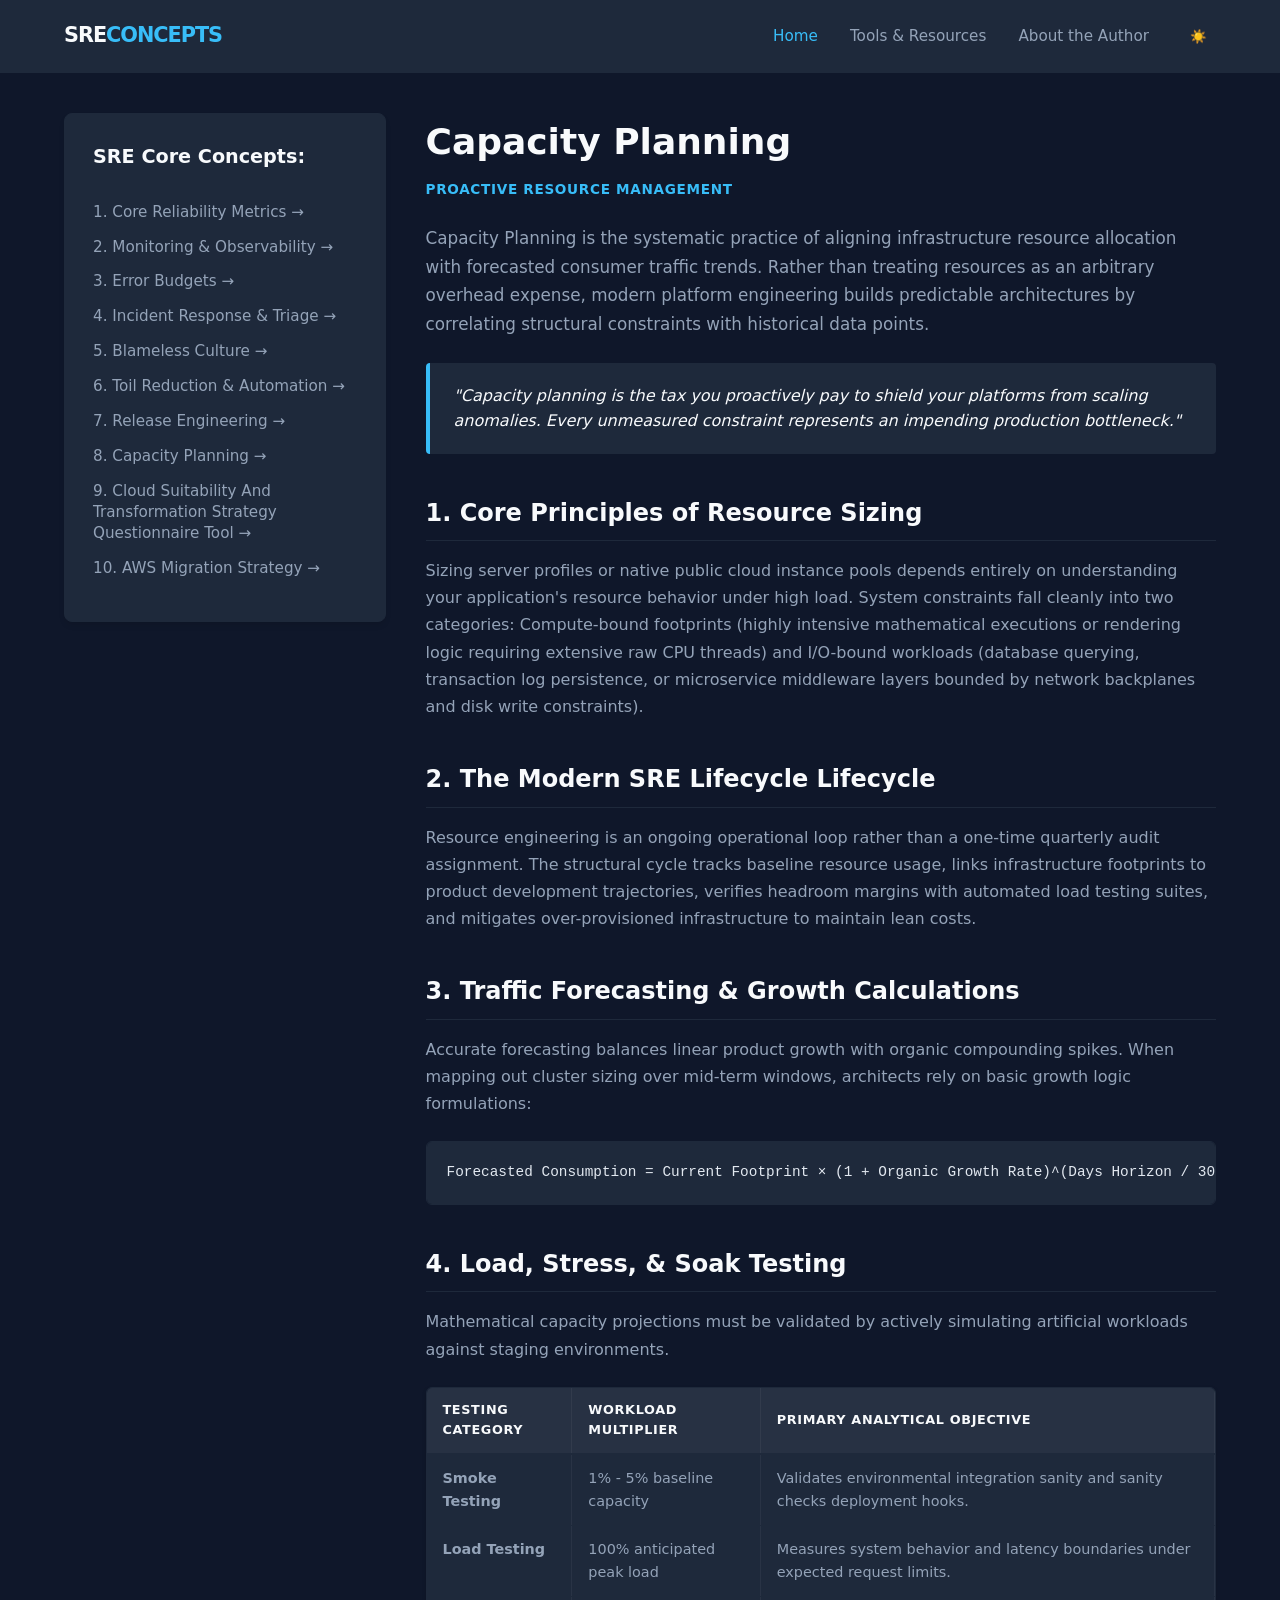
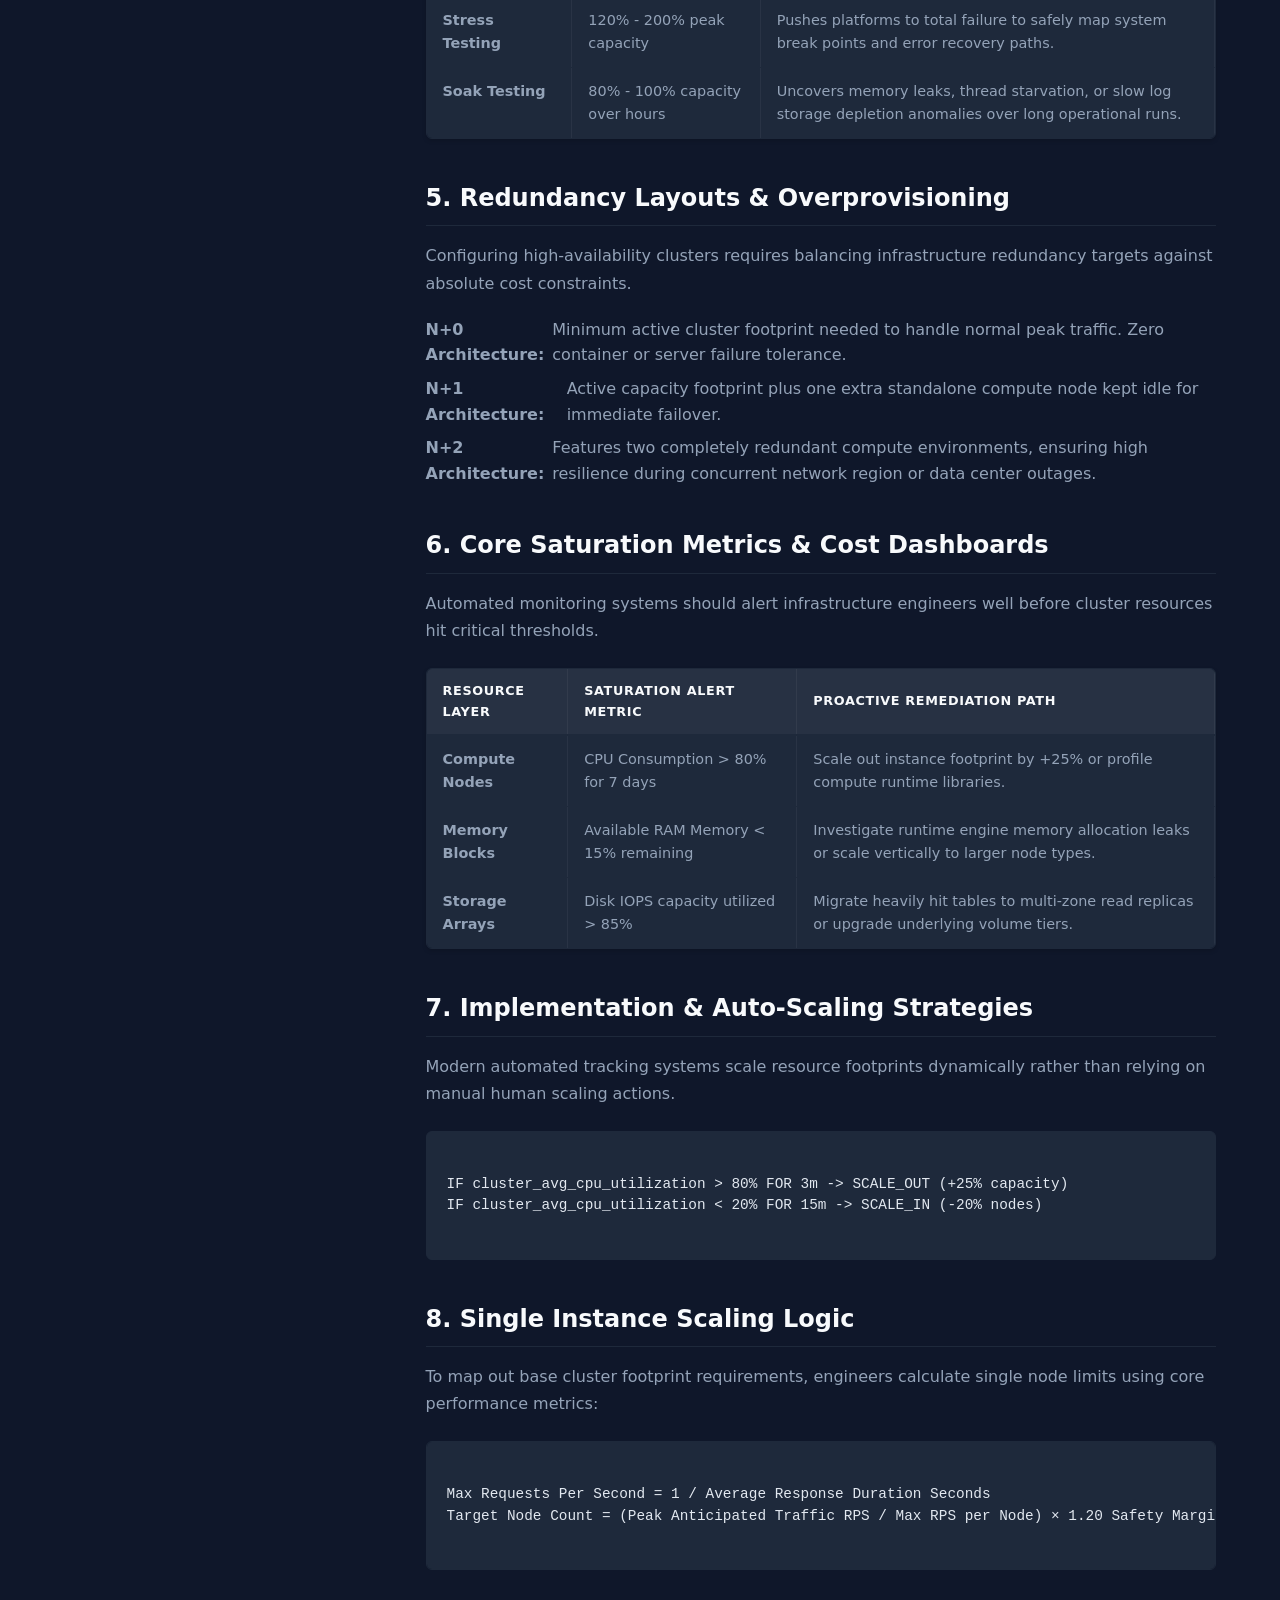
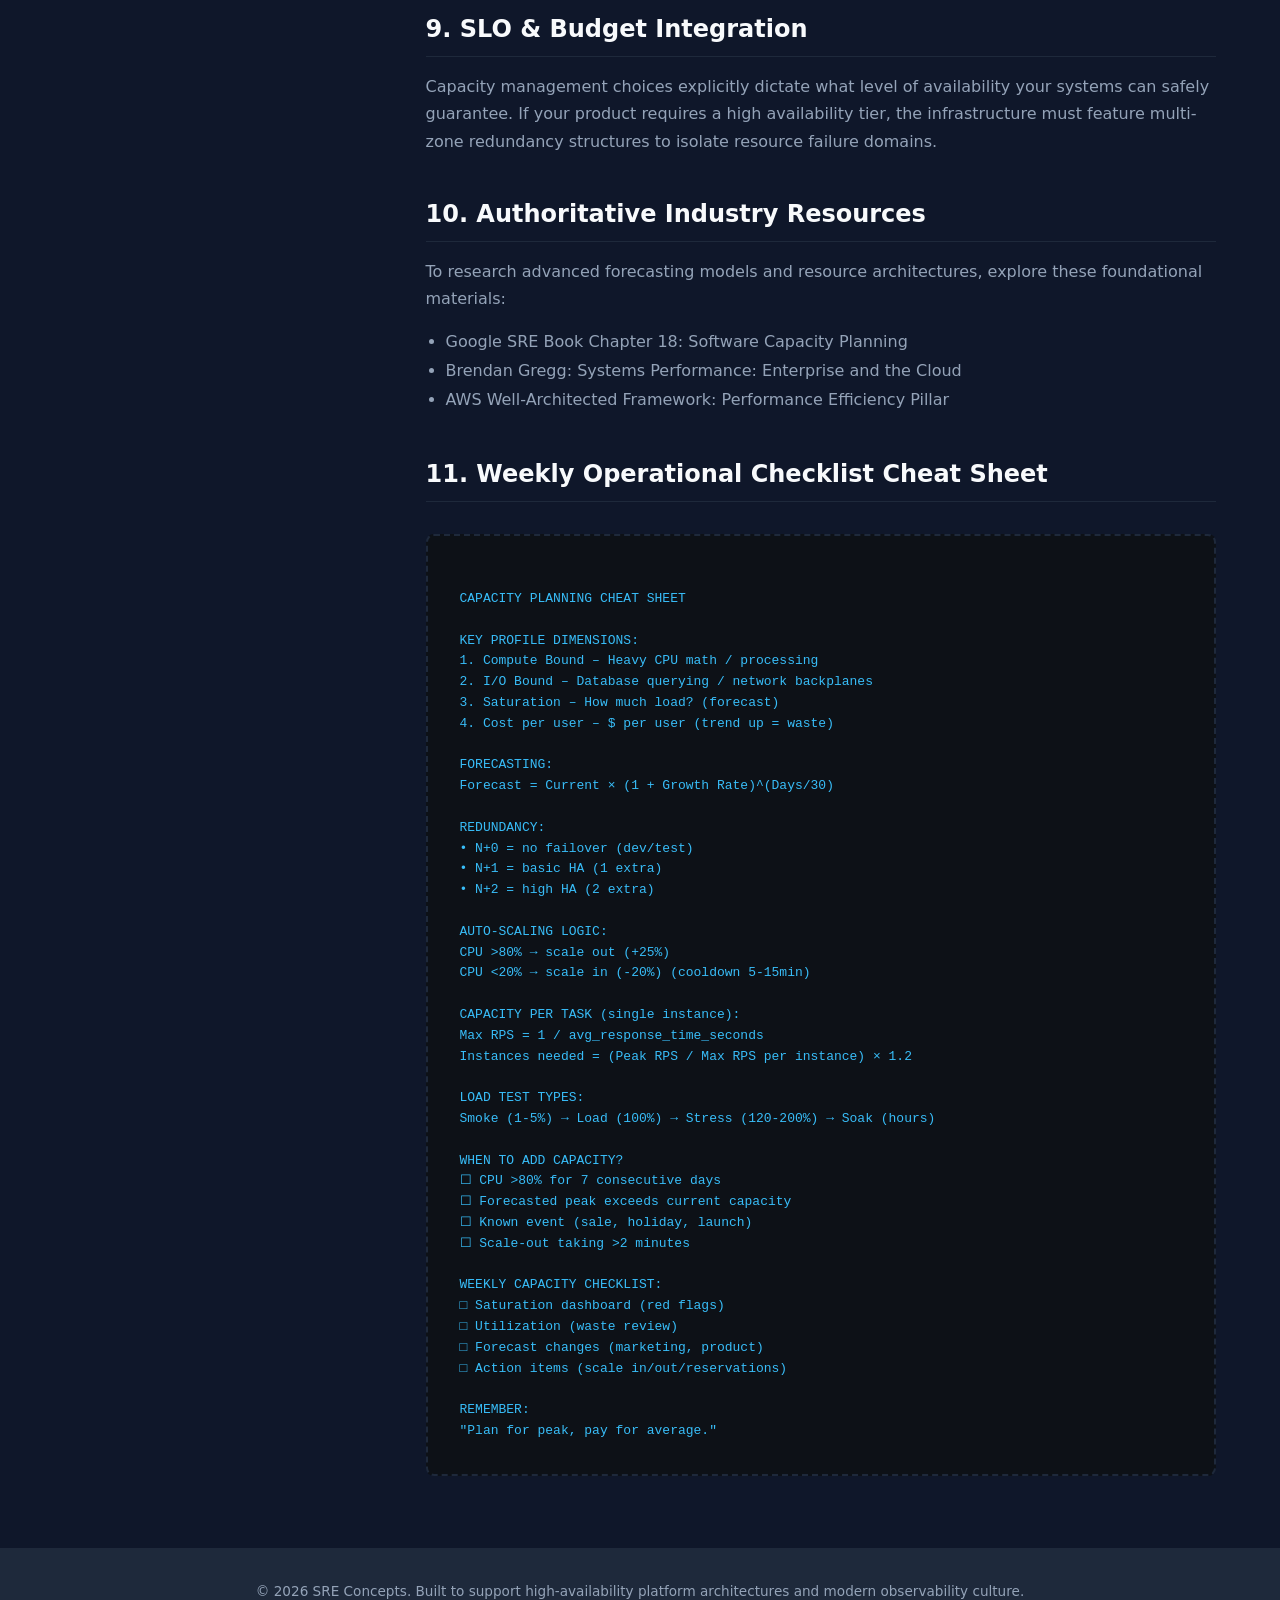
<file: capacity-planning.html>
<!DOCTYPE html>
<html lang="en" data-theme="dark">
<head>
    <meta charset="UTF-8">
    <meta name="viewport" content="width=device-width, initial-scale=1.0">
    <title>Capacity Planning & Proactive Resource Management | SRE Concepts</title>
    <meta name="description" content="The comprehensive SRE guide to capacity planning lifecycles, load testing constraints, traffic forecasting formulas, and proactive infrastructure resource management.">
    <link rel="stylesheet" href="css/styles.css">
    <style>
        /* Two-column structural configuration matching site aesthetics */
        .page-layout-container {
            display: flex;
            flex-wrap: wrap;
            gap: 2.5rem;
            align-items: flex-start;
        }

        /* Sticky Navigation Left Sidebar Panel */
        .left-sidebar {
            flex: 1;
            min-width: 280px;
            max-width: 340px;
            background-color: var(--bg-secondary);
            border: 1px solid var(--border-color);
            border-radius: 0.5rem;
            padding: 1.75rem;
            box-shadow: 0 4px 6px -1px rgba(0, 0, 0, 0.1);
            position: sticky;
            top: 2rem;
        }

        .left-sidebar h3 {
            font-size: 1.2rem;
            margin-bottom: 1.25rem;
            padding-bottom: 0.5rem;
            border-bottom: 1px solid var(--border-color);
            color: var(--text-primary);
            font-weight: 700;
        }

        .sidebar-panel-links {
            list-style: none;
            padding: 0;
            margin: 0;
        }

        .sidebar-panel-links li {
            margin-bottom: 0.85rem;
        }

        .sidebar-panel-links a {
            color: var(--text-secondary);
            text-decoration: none;
            font-size: 0.95rem;
            font-weight: 500;
            transition: color 0.2s ease, transform 0.2s ease;
            display: block;
            line-height: 1.4;
        }

        .sidebar-panel-links a:hover {
            color: var(--accent-color);
            transform: translateX(4px);
        }

        /* Main Content Segment */
        .main-content {
            flex: 3;
            min-width: 320px;
        }

        .architect-blockquote {
            background-color: var(--bg-secondary);
            border-left: 4px solid var(--accent-color);
            padding: 1.25rem 1.5rem;
            margin: 1.5rem 0 2rem 0;
            border-radius: 0.25rem;
            font-style: italic;
            color: var(--text-primary);
        }

        /* Excel-Style Table Formats */
        .excel-table-container {
            width: 100%;
            overflow-x: auto;
            margin: 1.5rem 0 2.5rem 0;
            border: 1px solid var(--border-color);
            border-radius: 0.375rem;
            box-shadow: 0 2px 4px rgba(0,0,0,0.15);
        }

        .excel-table {
            width: 100%;
            border-collapse: collapse;
            font-size: 0.9rem;
            text-align: left;
            background-color: var(--bg-secondary);
        }

        .excel-table th {
            background-color: rgba(255, 255, 255, 0.04);
            color: var(--text-primary);
            font-weight: 600;
            padding: 0.75rem 1rem;
            border-bottom: 2px solid var(--border-color);
            border-right: 1px solid rgba(255, 255, 255, 0.05);
            text-transform: uppercase;
            font-size: 0.8rem;
            letter-spacing: 0.05em;
        }

        .excel-table td {
            padding: 0.75rem 1rem;
            border-bottom: 1px solid var(--border-color);
            border-right: 1px solid rgba(255, 255, 255, 0.05);
            color: var(--text-secondary);
            vertical-align: top;
        }

        .excel-table tr:hover {
            background-color: rgba(255, 255, 255, 0.01);
        }

        .excel-table tr:last-child td {
            border-bottom: none;
        }

        /* Status Badge Utilities */
        .badge {
            display: inline-block;
            padding: 0.25rem 0.5rem;
            border-radius: 0.25rem;
            font-size: 0.75rem;
            font-weight: 700;
            text-transform: uppercase;
        }
        .badge-red { background-color: rgba(239, 68, 68, 0.15); color: #ef4444; border: 1px solid rgba(239, 68, 68, 0.3); }
        .badge-yellow { background-color: rgba(245, 158, 11, 0.15); color: #f59e0b; border: 1px solid rgba(245, 158, 11, 0.3); }
        .badge-green { background-color: rgba(16, 185, 129, 0.15); color: #10b981; border: 1px solid rgba(16, 185, 129, 0.3); }

        /* Document Component Stylings */
        code-block {
            display: block;
            background-color: var(--bg-secondary);
            border: 1px solid var(--border-color);
            border-radius: 0.375rem;
            padding: 1.25rem;
            font-family: 'Courier New', Courier, monospace;
            font-size: 0.9rem;
            color: #e2e8f0;
            line-height: 1.5;
            margin: 1.5rem 0;
            overflow-x: auto;
            white-space: pre;
        }

        .checklist-item {
            display: flex;
            align-items: flex-start;
            gap: 0.5rem;
            margin-bottom: 0.5rem;
            color: var(--text-secondary);
        }

        .cheat-sheet-box {
            background-color: #0d1117;
            border: 2px dashed var(--border-color);
            border-radius: 0.5rem;
            padding: 2rem;
            font-family: monospace;
            white-space: pre-wrap;
            color: #38bdf8;
            line-height: 1.6;
            margin: 2rem 0;
        }

        @media (max-width: 968px) {
            .page-layout-container {
                flex-direction: column;
            }
            .left-sidebar {
                max-width: 100%;
                position: static;
            }
        }
    </style>
</head>
<body>

    <header>
        <div class="container nav-container">
            <a href="index.html" class="logo">SRE<span>CONCEPTS</span></a>
            <button class="hamburger" id="menu-toggle" aria-label="Toggle Menu">
                <span></span>
                <span></span>
                <span></span>
            </button>
            <ul class="nav-links" id="nav-links">
                <li><a href="index.html" class="active">Home</a></li>
                <li><a href="tools-resources.html">Tools & Resources</a></li>
                <li><a href="about.html">About the Author</a></li>
                <li>
                    <button class="theme-toggle-btn" id="theme-toggle" aria-label="Toggle Theme">☀️</button>
                </li>
            </ul>
        </div>
    </header>

    <div class="container" style="max-width: 1200px; margin: 2.5rem auto; padding: 0 1.5rem;">
        <div class="page-layout-container">
            
            <aside class="left-sidebar">
                <h3>SRE Core Concepts:</h3>
                <ul class="sidebar-panel-links">
                    <li><a href="core-metrics.html">1. Core Reliability Metrics &rarr;</a></li>
                    <li><a href="observability.html">2. Monitoring & Observability &rarr;</a></li>
                    <li><a href="error-budgets.html">3. Error Budgets &rarr;</a></li>
                    <li><a href="incident-response.html">4. Incident Response & Triage &rarr;</a></li>
                    <li><a href="blameless-postmortems.html">5. Blameless Culture &rarr;</a></li>
                    <li><a href="toil-reduction.html">6. Toil Reduction & Automation &rarr;</a></li>
                    <li><a href="release-engineering.html">7. Release Engineering &rarr;</a></li>
                    <li><a href="capacity-planning.html">8. Capacity Planning &rarr;</a></li>
                    <li><a href="Cloud-Suitability-And-Transformation-Strategy-Assessment-Tool.html">9. Cloud Suitability And Transformation Strategy Questionnaire Tool &rarr;</a></li>
                    <li><a href="aws-migration.html">10. AWS Migration Strategy &rarr;</a></li>
                </ul>
            </aside>

            <main class="main-content">
                <h1 style="font-size: 2.25rem; margin-bottom: 0.5rem; color: var(--text-primary);">Capacity Planning</h1>
                <p style="color: var(--accent-color); font-weight: 600; text-transform: uppercase; font-size: 0.85rem; letter-spacing: 0.05em; margin-bottom: 1.5rem;">Proactive Resource Management</p>
                
                <p style="font-size: 1.05rem; line-height: 1.7; color: var(--text-secondary); margin-bottom: 1.5rem;">
                    Capacity Planning is the systematic practice of aligning infrastructure resource allocation with forecasted consumer traffic trends. Rather than treating resources as an arbitrary overhead expense, modern platform engineering builds predictable architectures by correlating structural constraints with historical data points.
                </p>

                <div class="architect-blockquote">
                    "Capacity planning is the tax you proactively pay to shield your platforms from scaling anomalies. Every unmeasured constraint represents an impending production bottleneck."
                </div>

                <section id="part1" style="margin-top: 2.5rem;">
                    <h2 style="font-size: 1.5rem; margin-bottom: 1rem; color: var(--text-primary); border-bottom: 1px solid var(--border-color); padding-bottom: 0.5rem;">1. Core Principles of Resource Sizing</h2>
                    <p style="color: var(--text-secondary); line-height: 1.7;">
                        Sizing server profiles or native public cloud instance pools depends entirely on understanding your application's resource behavior under high load. System constraints fall cleanly into two categories: Compute-bound footprints (highly intensive mathematical executions or rendering logic requiring extensive raw CPU threads) and I/O-bound workloads (database querying, transaction log persistence, or microservice middleware layers bounded by network backplanes and disk write constraints).
                    </p>
                </section>

                <section id="part2" style="margin-top: 2.5rem;">
                    <h2 style="font-size: 1.5rem; margin-bottom: 1rem; color: var(--text-primary); border-bottom: 1px solid var(--border-color); padding-bottom: 0.5rem;">2. The Modern SRE Lifecycle Lifecycle</h2>
                    <p style="color: var(--text-secondary); line-height: 1.7; margin-bottom: 1.25rem;">
                        Resource engineering is an ongoing operational loop rather than a one-time quarterly audit assignment. The structural cycle tracks baseline resource usage, links infrastructure footprints to product development trajectories, verifies headroom margins with automated load testing suites, and mitigates over-provisioned infrastructure to maintain lean costs.
                    </p>
                </section>

                <section id="part3" style="margin-top: 2.5rem;">
                    <h2 style="font-size: 1.5rem; margin-bottom: 1rem; color: var(--text-primary); border-bottom: 1px solid var(--border-color); padding-bottom: 0.5rem;">3. Traffic Forecasting & Growth Calculations</h2>
                    <p style="color: var(--text-secondary); line-height: 1.7; margin-bottom: 1.25rem;">
                        Accurate forecasting balances linear product growth with organic compounding spikes. When mapping out cluster sizing over mid-term windows, architects rely on basic growth logic formulations:
                    </p>
                    <code-block>Forecasted Consumption = Current Footprint × (1 + Organic Growth Rate)^(Days Horizon / 30)</code-block>
                </section>

                <section id="part4" style="margin-top: 2.5rem;">
                    <h2 style="font-size: 1.5rem; margin-bottom: 1rem; color: var(--text-primary); border-bottom: 1px solid var(--border-color); padding-bottom: 0.5rem;">4. Load, Stress, & Soak Testing</h2>
                    <p style="color: var(--text-secondary); line-height: 1.7; margin-bottom: 1rem;">
                        Mathematical capacity projections must be validated by actively simulating artificial workloads against staging environments.
                    </p>
                    <div class="excel-table-container">
                        <table class="excel-table">
                            <thead>
                                <tr>
                                    <th>Testing Category</th>
                                    <th>Workload Multiplier</th>
                                    <th>Primary Analytical Objective</th>
                                </tr>
                            </thead>
                            <tbody>
                                <tr>
                                    <td><strong>Smoke Testing</strong></td>
                                    <td>1% - 5% baseline capacity</td>
                                    <td>Validates environmental integration sanity and sanity checks deployment hooks.</td>
                                </tr>
                                <tr>
                                    <td><strong>Load Testing</strong></td>
                                    <td>100% anticipated peak load</td>
                                    <td>Measures system behavior and latency boundaries under expected request limits.</td>
                                </tr>
                                <tr>
                                    <td><strong>Stress Testing</strong></td>
                                    <td>120% - 200% peak capacity</td>
                                    <td>Pushes platforms to total failure to safely map system break points and error recovery paths.</td>
                                </tr>
                                <tr>
                                    <td><strong>Soak Testing</strong></td>
                                    <td>80% - 100% capacity over hours</td>
                                    <td>Uncovers memory leaks, thread starvation, or slow log storage depletion anomalies over long operational runs.</td>
                                </tr>
                            </tbody>
                        </table>
                    </div>
                </section>

                <section id="part5" style="margin-top: 2.5rem;">
                    <h2 style="font-size: 1.5rem; margin-bottom: 1rem; color: var(--text-primary); border-bottom: 1px solid var(--border-color); padding-bottom: 0.5rem;">5. Redundancy Layouts & Overprovisioning</h2>
                    <p style="color: var(--text-secondary); line-height: 1.7; margin-bottom: 1.25rem;">
                        Configuring high-availability clusters requires balancing infrastructure redundancy targets against absolute cost constraints.
                    </p>
                    <ul style="list-style-type: none; padding: 0; margin: 0 0 1.5rem 0;">
                        <li class="checklist-item"><strong>N+0 Architecture:</strong> Minimum active cluster footprint needed to handle normal peak traffic. Zero container or server failure tolerance.</li>
                        <li class="checklist-item"><strong>N+1 Architecture:</strong> Active capacity footprint plus one extra standalone compute node kept idle for immediate failover.</li>
                        <li class="checklist-item"><strong>N+2 Architecture:</strong> Features two completely redundant compute environments, ensuring high resilience during concurrent network region or data center outages.</li>
                    </ul>
                </section>

                <section id="part6" style="margin-top: 2.5rem;">
                    <h2 style="font-size: 1.5rem; margin-bottom: 1rem; color: var(--text-primary); border-bottom: 1px solid var(--border-color); padding-bottom: 0.5rem;">6. Core Saturation Metrics & Cost Dashboards</h2>
                    <p style="color: var(--text-secondary); line-height: 1.7; margin-bottom: 1.25rem;">
                        Automated monitoring systems should alert infrastructure engineers well before cluster resources hit critical thresholds.
                    </p>
                    <div class="excel-table-container">
                        <table class="excel-table">
                            <thead>
                                <tr>
                                    <th>Resource Layer</th>
                                    <th>Saturation Alert Metric</th>
                                    <th>Proactive Remediation Path</th>
                                </tr>
                            </thead>
                            <tbody>
                                <tr>
                                    <td><strong>Compute Nodes</strong></td>
                                    <td>CPU Consumption &gt; 80% for 7 days</td>
                                    <td>Scale out instance footprint by +25% or profile compute runtime libraries.</td>
                                </tr>
                                <tr>
                                    <td><strong>Memory Blocks</strong></td>
                                    <td>Available RAM Memory &lt; 15% remaining</td>
                                    <td>Investigate runtime engine memory allocation leaks or scale vertically to larger node types.</td>
                                </tr>
                                <tr>
                                    <td><strong>Storage Arrays</strong></td>
                                    <td>Disk IOPS capacity utilized &gt; 85%</td>
                                    <td>Migrate heavily hit tables to multi-zone read replicas or upgrade underlying volume tiers.</td>
                                </tr>
                            </tbody>
                        </table>
                    </div>
                </section>

                <section id="part7" style="margin-top: 2.5rem;">
                    <h2 style="font-size: 1.5rem; margin-bottom: 1rem; color: var(--text-primary); border-bottom: 1px solid var(--border-color); padding-bottom: 0.5rem;">7. Implementation & Auto-Scaling Strategies</h2>
                    <p style="color: var(--text-secondary); line-height: 1.7; margin-bottom: 1rem;">
                        Modern automated tracking systems scale resource footprints dynamically rather than relying on manual human scaling actions.
                    </p>
                    <code-block>
IF cluster_avg_cpu_utilization > 80% FOR 3m -> SCALE_OUT (+25% capacity)
IF cluster_avg_cpu_utilization < 20% FOR 15m -> SCALE_IN (-20% nodes)
                    </code-block>
                </section>

                <section id="part8" style="margin-top: 2.5rem;">
                    <h2 style="font-size: 1.5rem; margin-bottom: 1rem; color: var(--text-primary); border-bottom: 1px solid var(--border-color); padding-bottom: 0.5rem;">8. Single Instance Scaling Logic</h2>
                    <p style="color: var(--text-secondary); line-height: 1.7; margin-bottom: 1rem;">
                        To map out base cluster footprint requirements, engineers calculate single node limits using core performance metrics:
                    </p>
                    <code-block>
Max Requests Per Second = 1 / Average Response Duration Seconds
Target Node Count = (Peak Anticipated Traffic RPS / Max RPS per Node) × 1.20 Safety Margin
                    </code-block>
                </section>

                <section id="part9" style="margin-top: 2.5rem;">
                    <h2 style="font-size: 1.5rem; margin-bottom: 1rem; color: var(--text-primary); border-bottom: 1px solid var(--border-color); padding-bottom: 0.5rem;">9. SLO & Budget Integration</h2>
                    <p style="color: var(--text-secondary); line-height: 1.7;">
                        Capacity management choices explicitly dictate what level of availability your systems can safely guarantee. If your product requires a high availability tier, the infrastructure must feature multi-zone redundancy structures to isolate resource failure domains.
                    </p>
                </section>

                <section id="part10" style="margin-top: 2.5rem;">
                    <h2 style="font-size: 1.5rem; margin-bottom: 1rem; color: var(--text-primary); border-bottom: 1px solid var(--border-color); padding-bottom: 0.5rem;">10. Authoritative Industry Resources</h2>
                    <p style="color: var(--text-secondary); line-height: 1.7; margin-bottom: 1rem;">
                        To research advanced forecasting models and resource architectures, explore these foundational materials:
                    </p>
                    <ul style="padding-left: 1.25rem; line-height: 1.8; color: var(--text-secondary);">
                        <li>Google SRE Book Chapter 18: Software Capacity Planning</li>
                        <li>Brendan Gregg: Systems Performance: Enterprise and the Cloud</li>
                        <li>AWS Well-Architected Framework: Performance Efficiency Pillar</li>
                    </ul>
                </section>

                <section id="part11" style="margin-top: 2.5rem;">
                    <h2 style="font-size: 1.5rem; margin-bottom: 1rem; color: var(--text-primary); border-bottom: 1px solid var(--border-color); padding-bottom: 0.5rem;">11. Weekly Operational Checklist Cheat Sheet</h2>
                    <div class="cheat-sheet-box">
CAPACITY PLANNING CHEAT SHEET

KEY PROFILE DIMENSIONS:
1. Compute Bound – Heavy CPU math / processing
2. I/O Bound – Database querying / network backplanes
3. Saturation – How much load? (forecast)
4. Cost per user – $ per user (trend up = waste)

FORECASTING:
Forecast = Current × (1 + Growth Rate)^(Days/30)

REDUNDANCY:
• N+0 = no failover (dev/test)
• N+1 = basic HA (1 extra)
• N+2 = high HA (2 extra)

AUTO-SCALING LOGIC:
CPU &gt;80% → scale out (+25%)
CPU &lt;20% → scale in (-20%) (cooldown 5-15min)

CAPACITY PER TASK (single instance):
Max RPS = 1 / avg_response_time_seconds
Instances needed = (Peak RPS / Max RPS per instance) × 1.2

LOAD TEST TYPES:
Smoke (1-5%) → Load (100%) → Stress (120-200%) → Soak (hours)

WHEN TO ADD CAPACITY?
☐ CPU &gt;80% for 7 consecutive days
☐ Forecasted peak exceeds current capacity
☐ Known event (sale, holiday, launch)
☐ Scale-out taking &gt;2 minutes

WEEKLY CAPACITY CHECKLIST:
□ Saturation dashboard (red flags)
□ Utilization (waste review)
□ Forecast changes (marketing, product)
□ Action items (scale in/out/reservations)

REMEMBER:
"Plan for peak, pay for average."</div>
                </section>

            </main>
        </div>
    </div>

    <footer style="border-top: 1px solid var(--border-color); padding: 2rem 0; background-color: var(--bg-secondary);">
        <div class="container" style="max-width: 1200px; margin: 0 auto; padding: 0 1.5rem; text-align: center; font-size: 0.85rem; color: var(--text-secondary);">
            <p>&copy; 2026 SRE Concepts. Built to support high-availability platform architectures and modern observability culture.</p>
        </div>
    </footer>

</body>
</html>
</file>
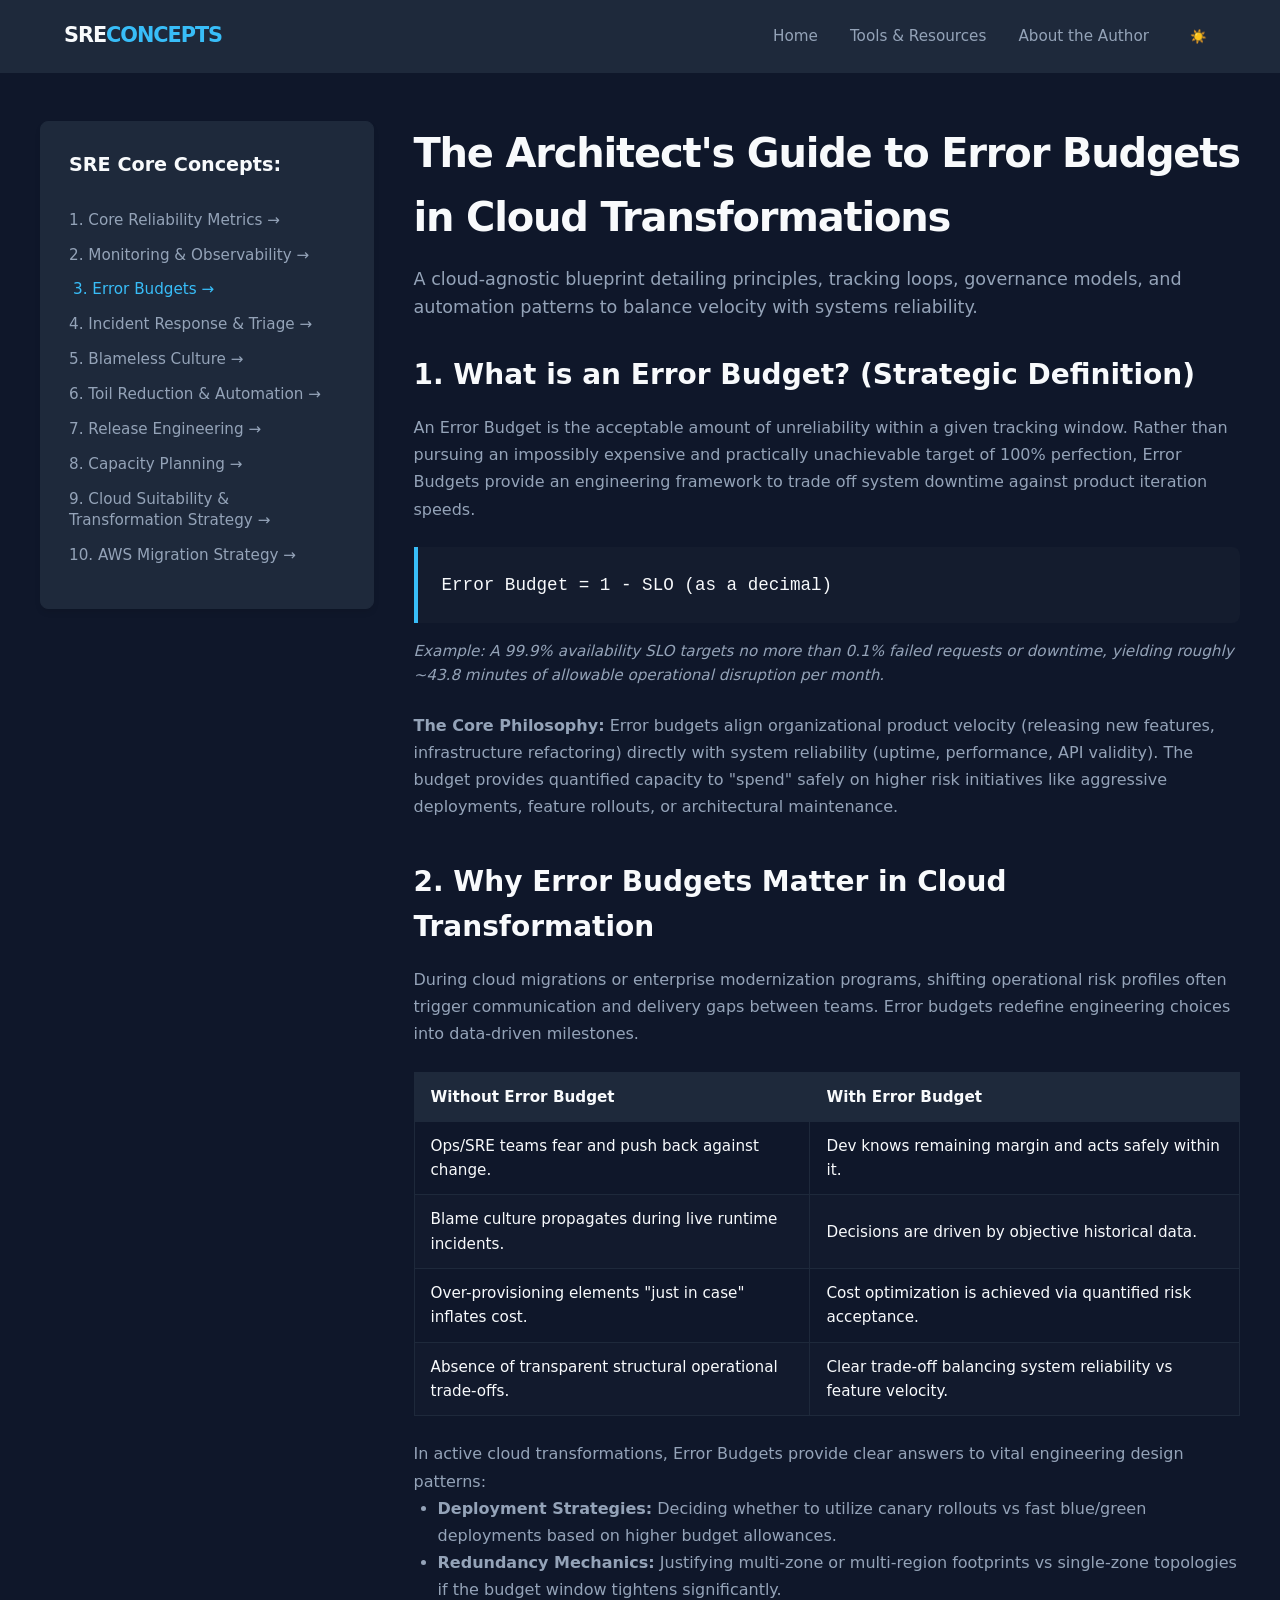
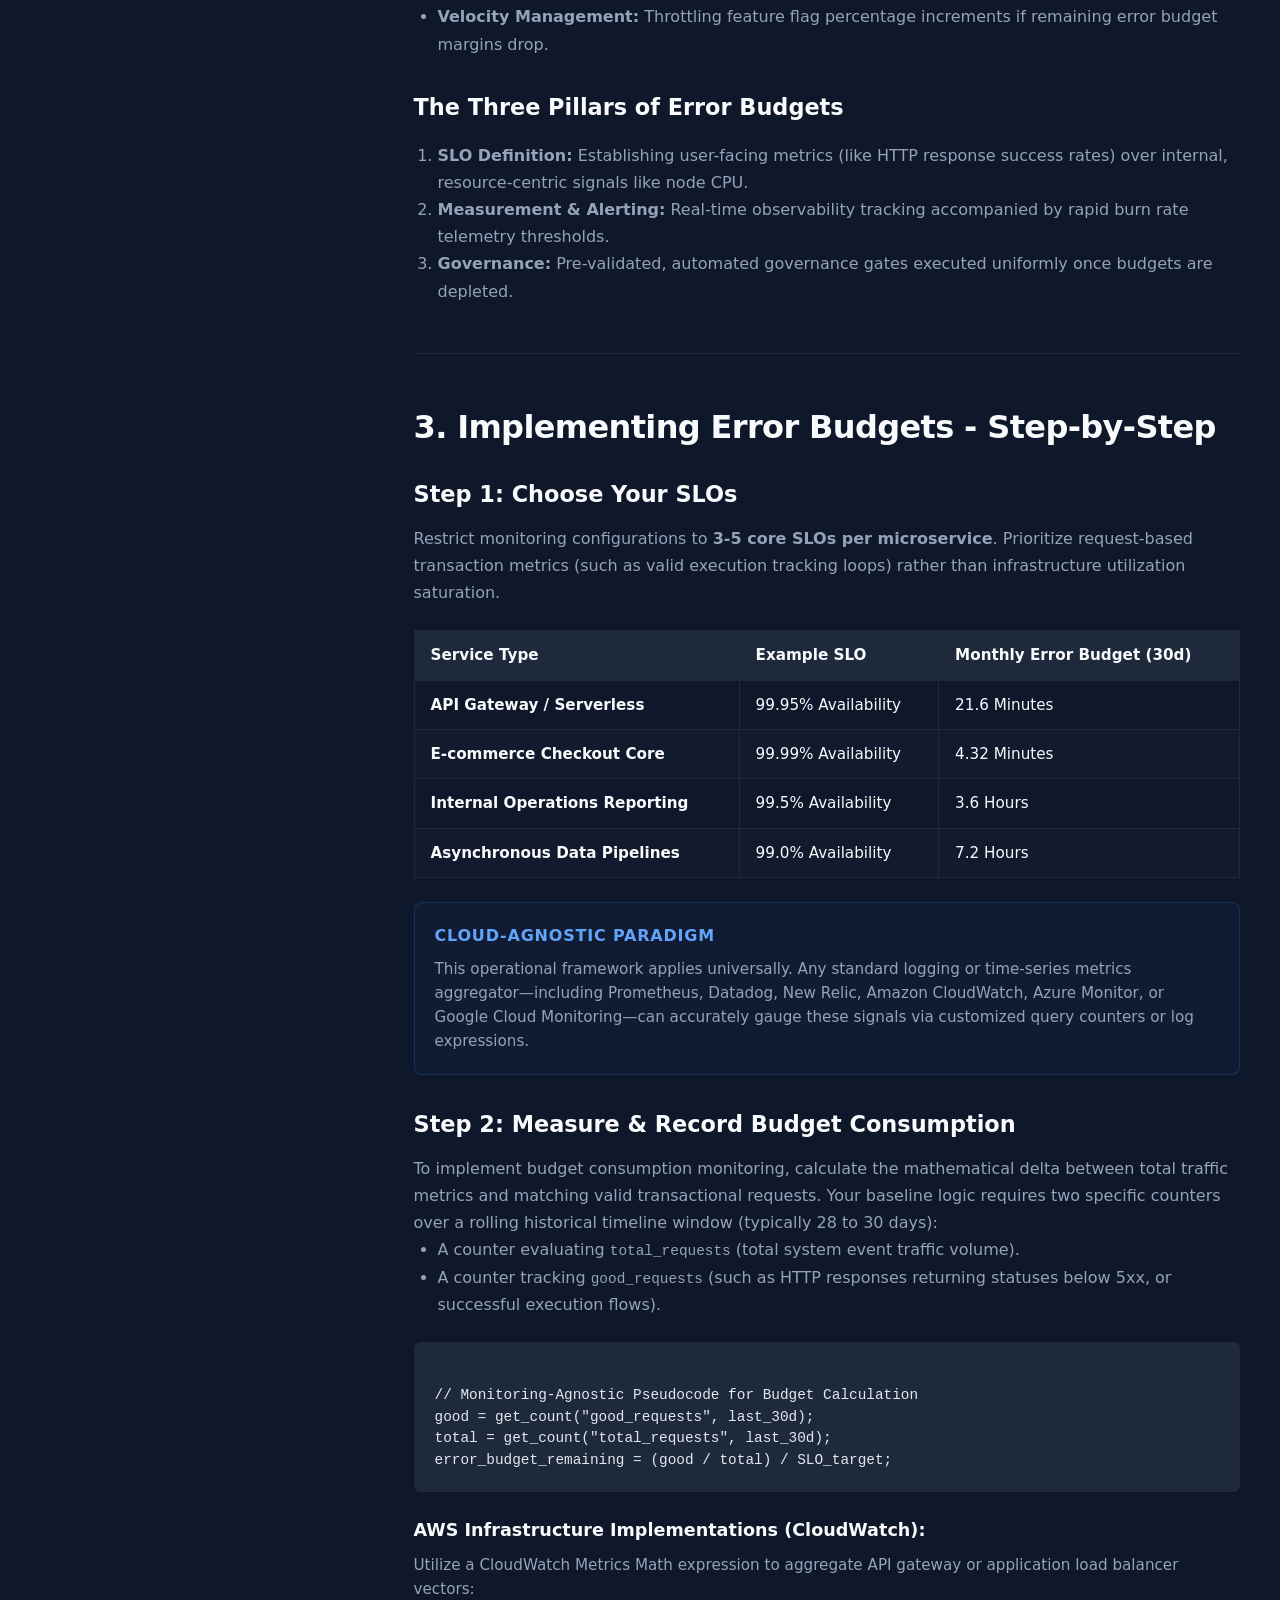
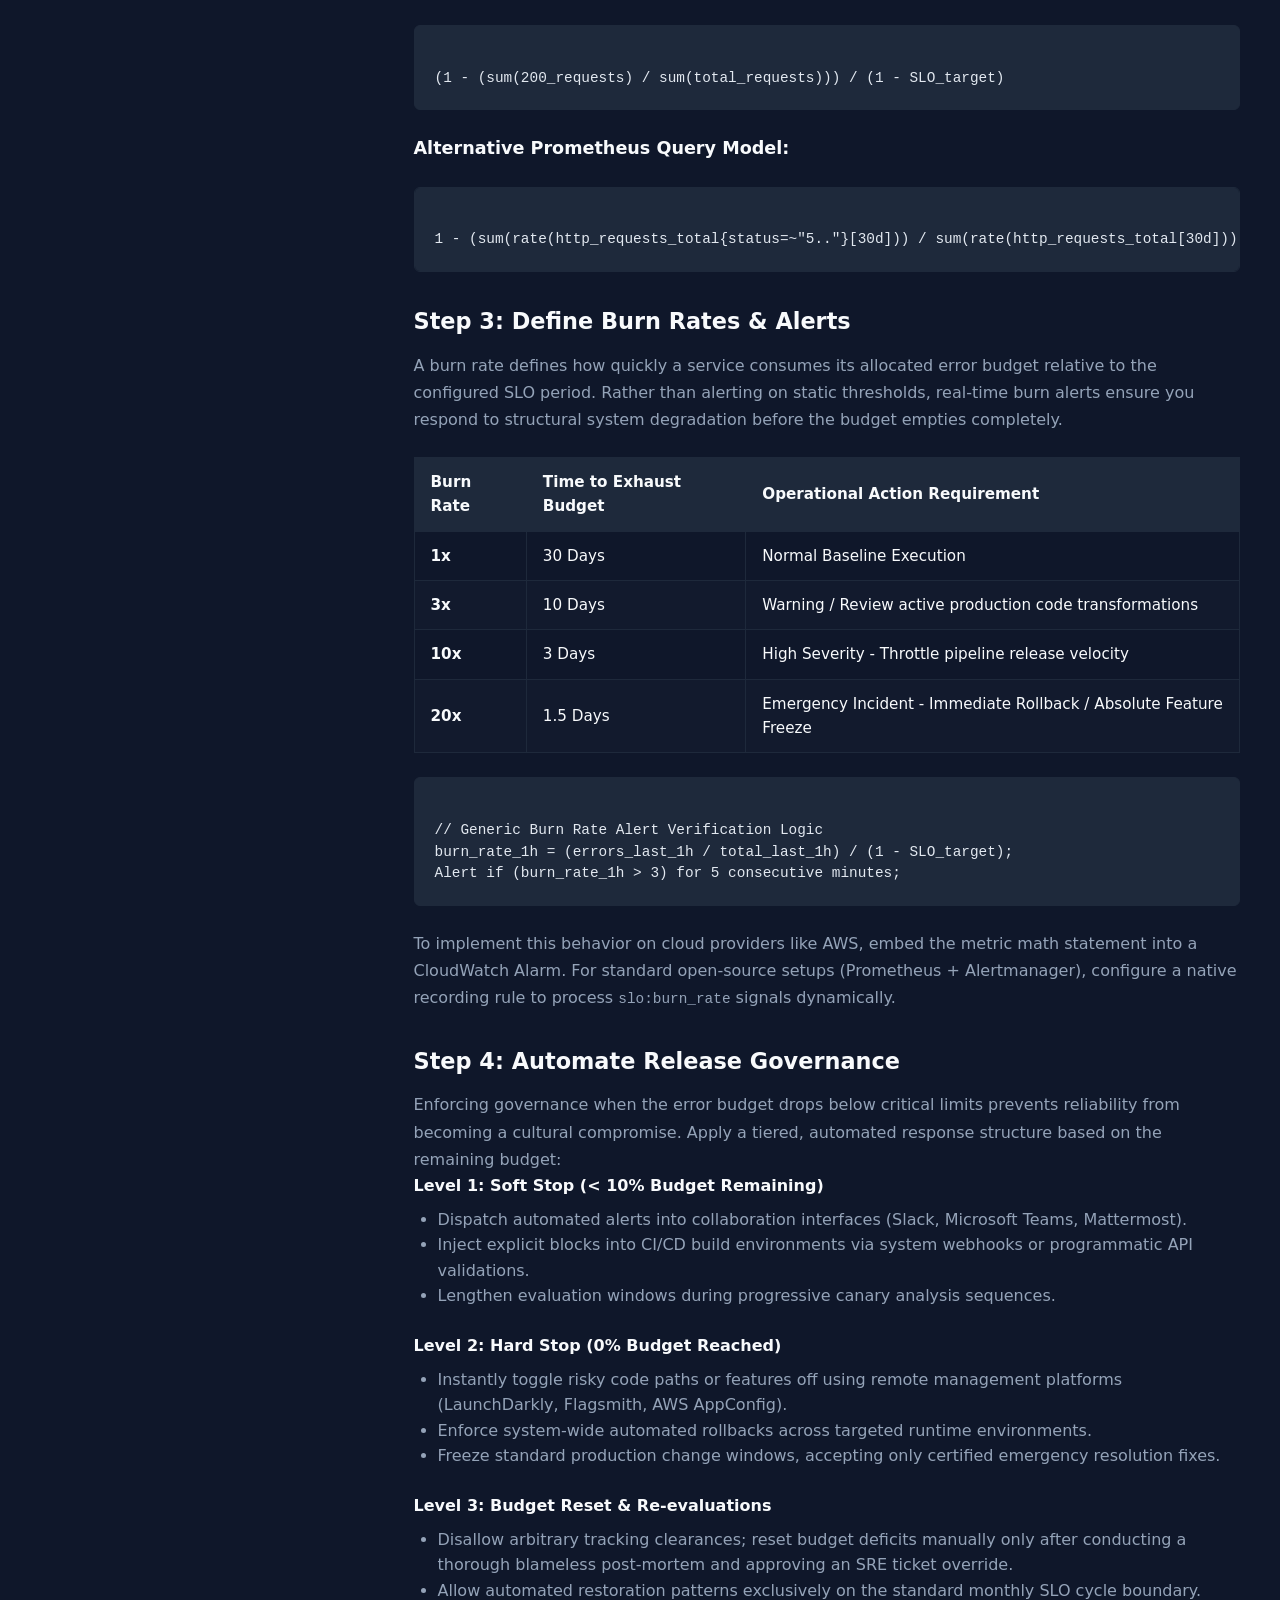
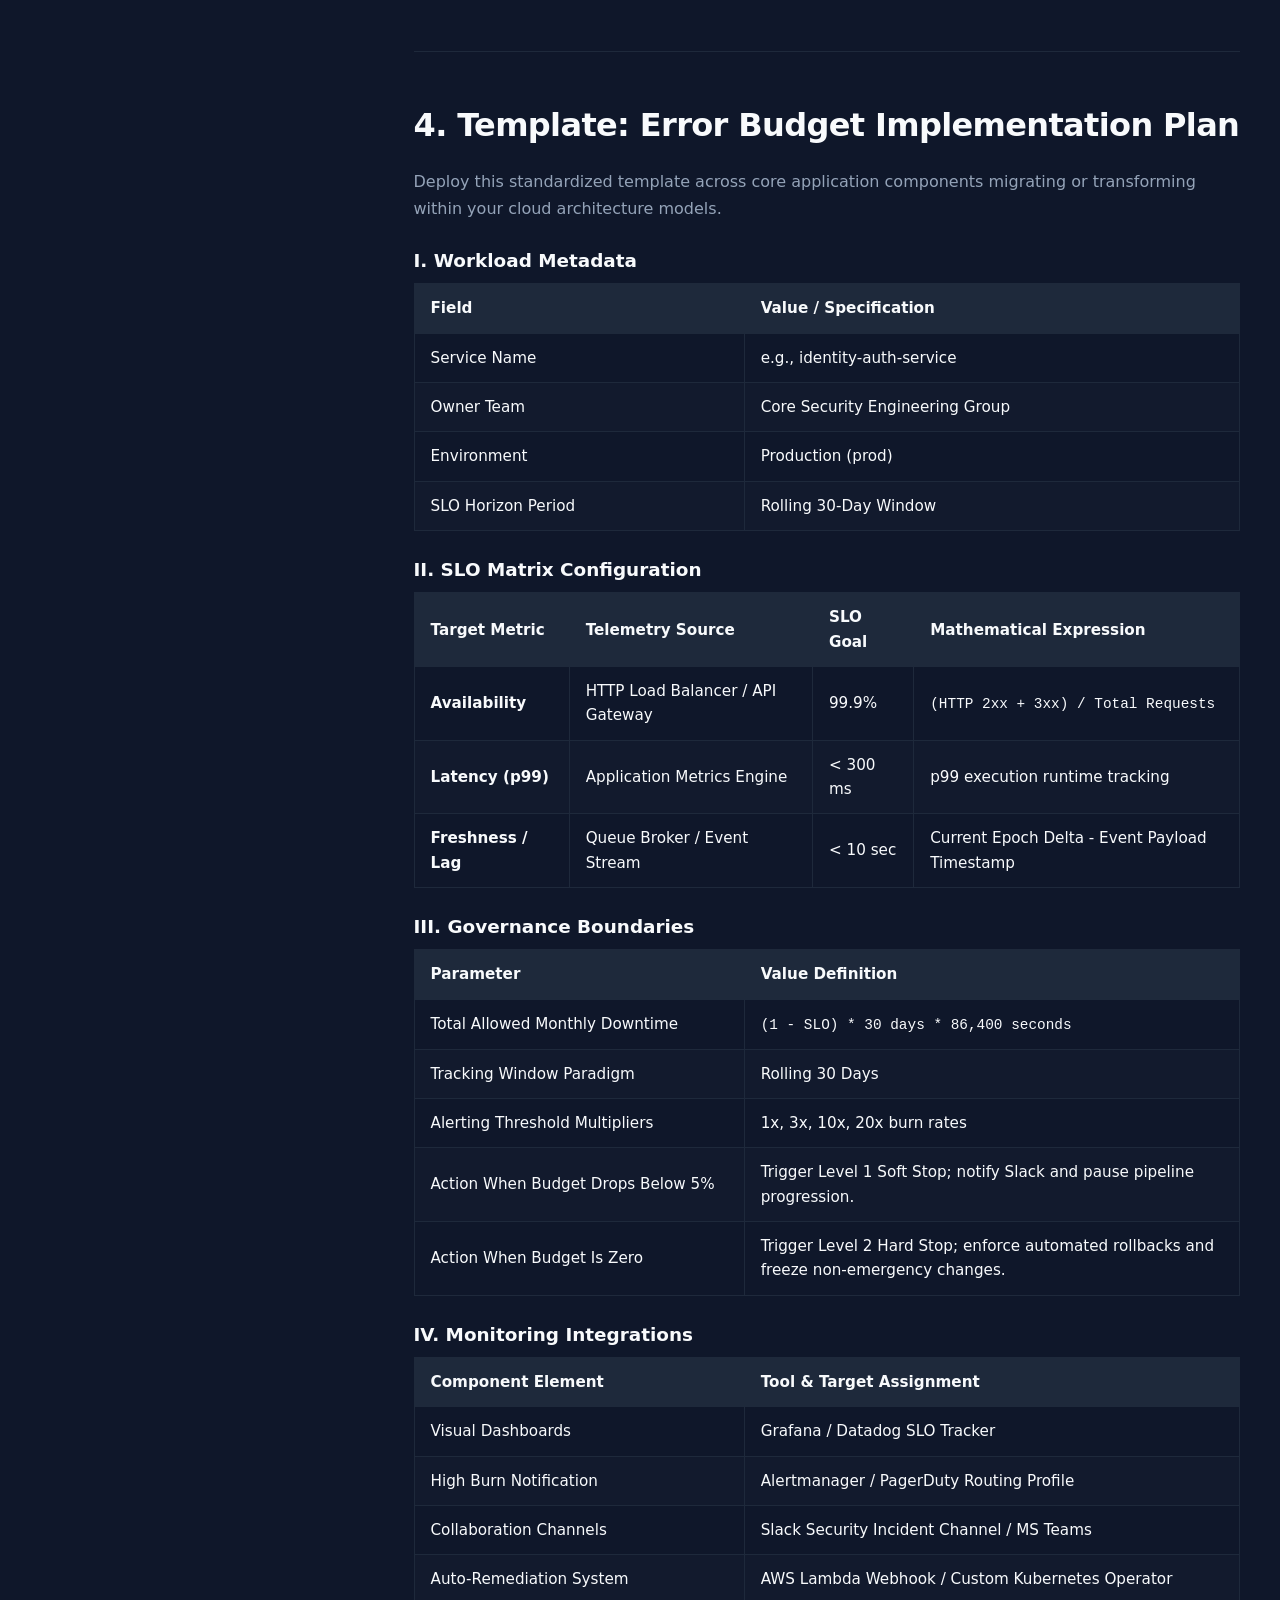
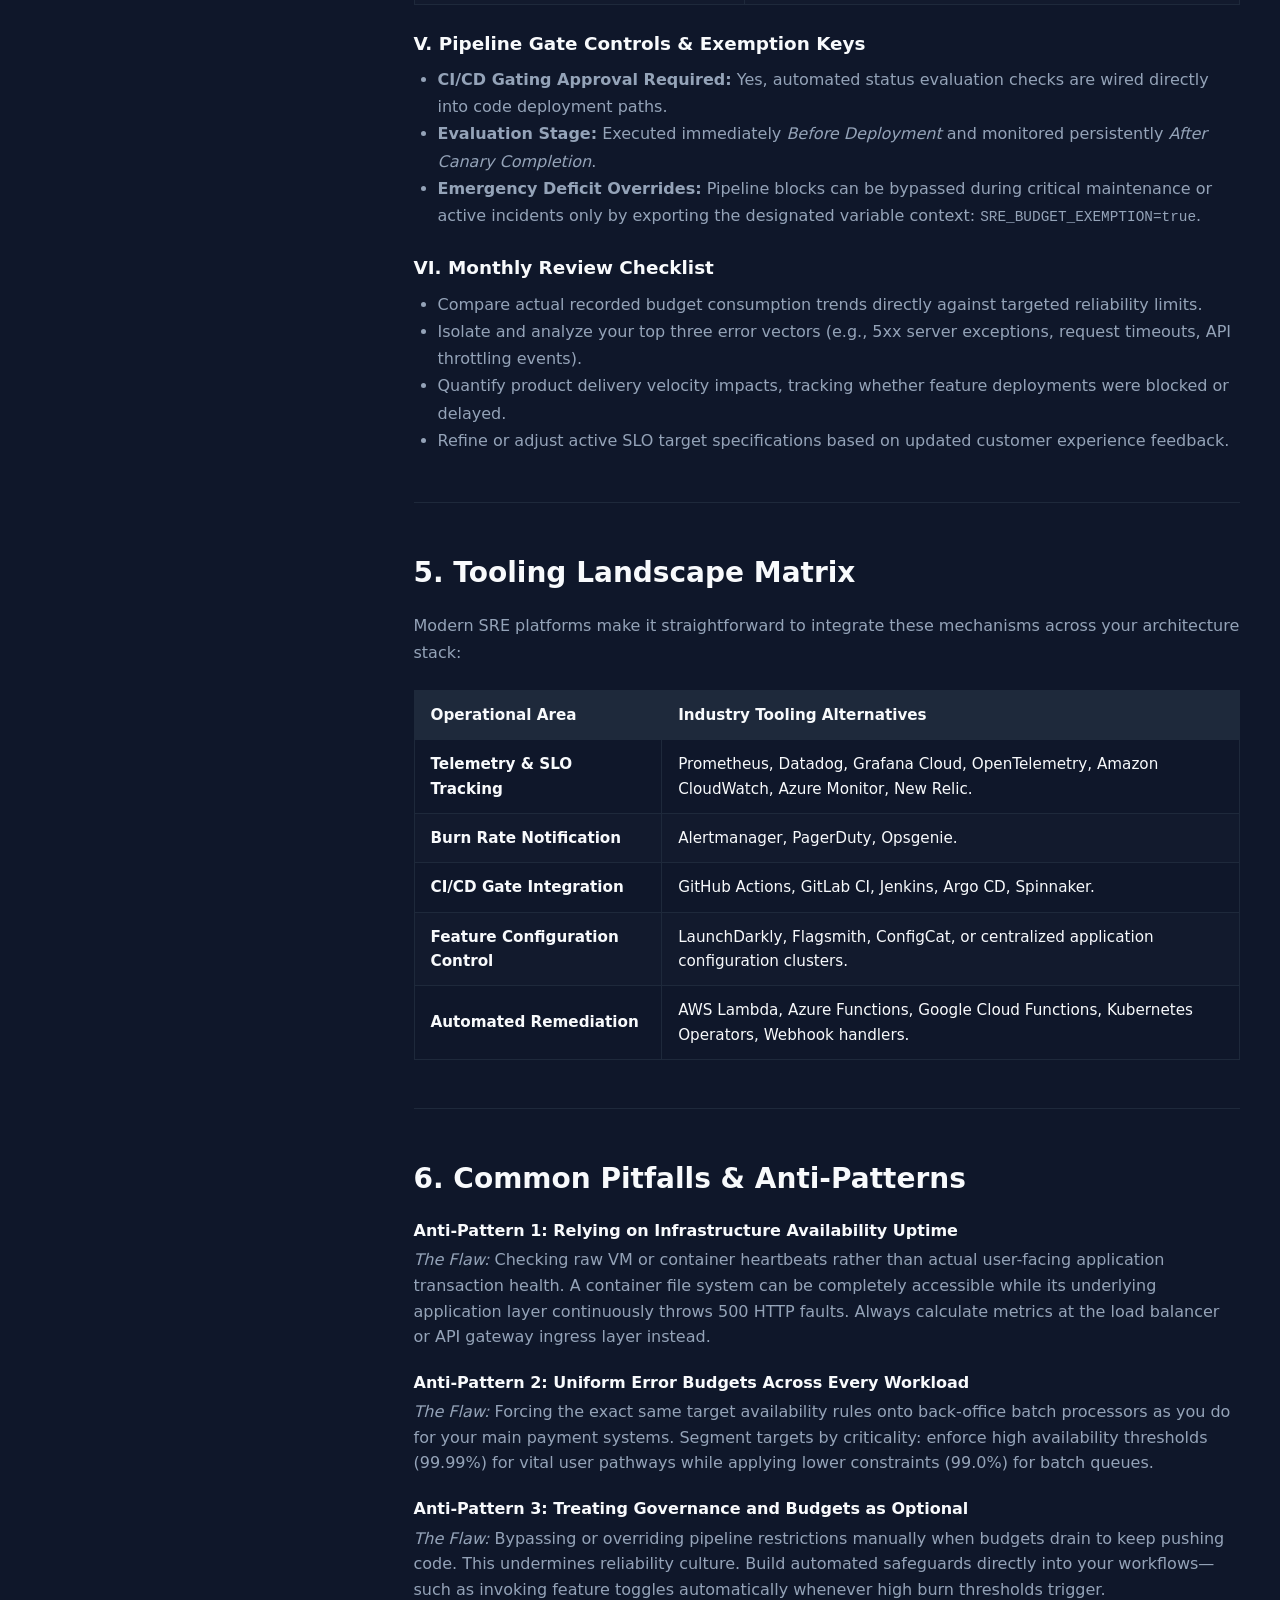
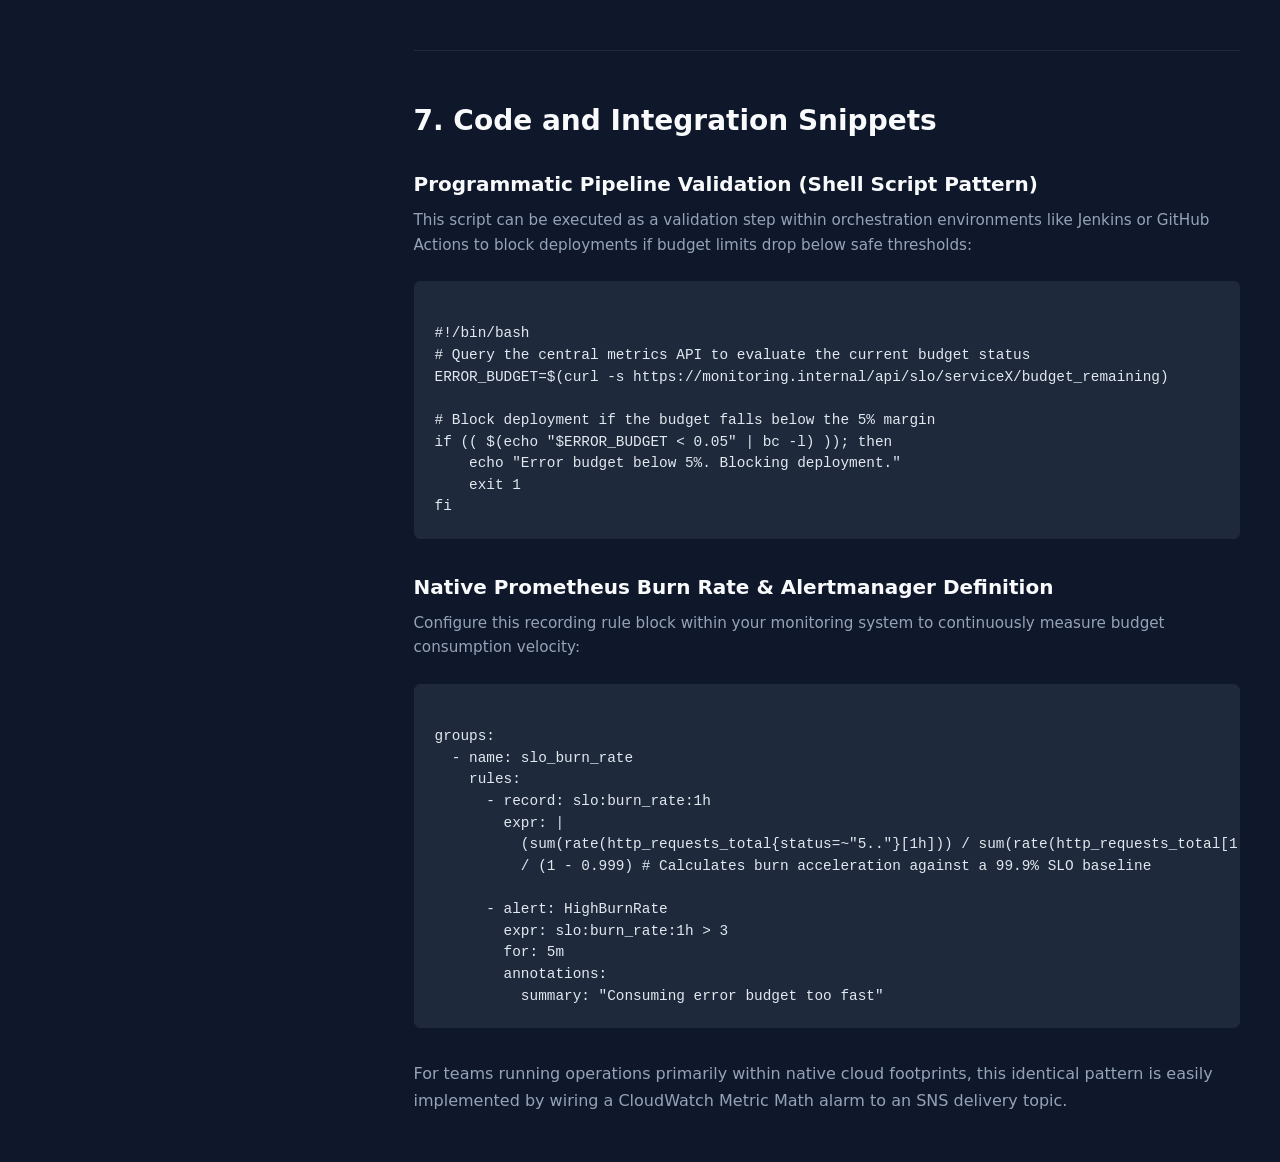
<file: error-budgets.html>
<!DOCTYPE html>
<html lang="en" data-theme="dark">
<head>
    <meta charset="UTF-8">
    <meta name="viewport" content="width=device-width, initial-scale=1.0">
    <title>Error Budgets | Practical Site Reliability Engineering Guide</title>
    <meta name="description" content="The ultimate cloud-agnostic architect's guide to defining, measuring, alerting, and governing system reliability using Error Budgets.">
    <link rel="stylesheet" href="css/styles.css">
    <style>
        /* Two-column layout for the Inner Section */
        .page-layout-container {
            display: flex;
            flex-wrap: wrap;
            gap: 2.5rem;
            align-items: flex-start;
        }

        /* Left Navigation Panel */
        .left-sidebar {
            flex: 1;
            min-width: 280px;
            max-width: 340px;
            background-color: var(--bg-secondary);
            border: 1px solid var(--border-color);
            border-radius: 0.5rem;
            padding: 1.75rem;
            box-shadow: 0 4px 6px -1px rgba(0, 0, 0, 0.1);
            position: sticky;
            top: 2rem;
        }

        .left-sidebar h3 {
            font-size: 1.2rem;
            margin-bottom: 1.25rem;
            padding-bottom: 0.5rem;
            border-bottom: 1px solid var(--border-color);
            color: var(--text-primary);
            font-weight: 700;
        }

        .sidebar-links {
            list-style: none;
            padding: 0;
            margin: 0;
        }

        .sidebar-links li {
            margin-bottom: 0.85rem;
        }

        .sidebar-links a {
            color: var(--text-secondary);
            text-decoration: none;
            font-size: 0.95rem;
            font-weight: 500;
            transition: color 0.2s ease, transform 0.2s ease;
            display: block;
            line-height: 1.4;
        }

        .sidebar-links a:hover, .sidebar-links a.active {
            color: var(--accent-color);
            transform: translateX(4px);
        }

        /* Right Content Area */
        .main-content-area {
            flex: 3;
            min-width: 320px;
        }

        .formula-box {
            background-color: rgba(255, 255, 255, 0.02);
            border-left: 4px solid var(--accent-color);
            padding: 1.5rem;
            border-radius: 0 0.5rem 0.5rem 0;
            margin: 1.5rem 0;
            font-family: monospace;
            font-size: 1.1rem;
            color: var(--text-primary);
        }

        .sre-table {
            width: 100%;
            border-collapse: collapse;
            margin: 1.5rem 0;
            font-size: 0.95rem;
        }

        .sre-table th, .sre-table td {
            border: 1px solid var(--border-color);
            padding: 0.75rem 1rem;
            text-align: left;
        }

        .sre-table th {
            background-color: var(--bg-secondary);
            color: var(--text-primary);
            font-weight: 700;
        }

        .sre-table tr:nth-child(even) {
            background-color: rgba(255, 255, 255, 0.01);
        }

        code-block {
            display: block;
            background-color: var(--bg-secondary);
            border: 1px solid var(--border-color);
            border-radius: 0.375rem;
            padding: 1.25rem;
            font-family: 'Courier New', Courier, monospace;
            font-size: 0.9rem;
            line-height: 1.5;
            color: #e2e8f0;
            overflow-x: auto;
            margin: 1.5rem 0;
            white-space: pre;
        }

        .cloud-note {
            background-color: rgba(59, 130, 246, 0.05);
            border: 1px solid rgba(59, 130, 246, 0.2);
            padding: 1.25rem;
            border-radius: 0.5rem;
            margin: 1.5rem 0;
        }

        .cloud-note h5 {
            color: #60a5fa;
            margin-top: 0;
            margin-bottom: 0.5rem;
            font-size: 1rem;
            text-transform: uppercase;
            letter-spacing: 0.05em;
        }

        .section-divider {
            border: 0;
            height: 1px;
            background: var(--border-color);
            margin: 3rem 0;
        }

        @media (max-width: 991px) {
            .left-sidebar {
                max-width: 100%;
                flex: 1 1 100%;
                position: relative;
                top: 0;
            }
            .main-content-area {
                flex: 1 1 100%;
            }
        }
    </style>
</head>
<body>

    <header>
        <div class="container nav-container">
            <a href="index.html" class="logo">SRE<span>CONCEPTS</span></a>
            <button class="hamburger" id="menu-toggle" aria-label="Toggle Menu">
                <span></span>
                <span></span>
                <span></span>
            </button>
            <ul class="nav-links" id="nav-links">
                <li><a href="index.html">Home</a></li>
                <li><a href="tools-resources.html">Tools & Resources</a></li>
                <li><a href="about.html">About the Author</a></li>
                <li>
                    <button class="theme-toggle-btn" id="theme-toggle" aria-label="Toggle Theme">☀️</button>
                </li>
            </ul>
        </div>
    </header>

    <div class="container" style="padding: 3rem 0;">
        <div class="page-layout-container">
            
            <nav class="left-sidebar" aria-label="SRE Concepts Content Navigation">
                <h3>SRE Core Concepts:</h3>
                <ul class="sidebar-links">
                    <li><a href="core-metrics.html">1. Core Reliability Metrics &rarr;</a></li>
                    <li><a href="observability.html">2. Monitoring & Observability &rarr;</a></li>
                    <li><a href="error-budgets.html" class="active">3. Error Budgets &rarr;</a></li>
                    <li><a href="incident-response.html">4. Incident Response & Triage &rarr;</a></li>
                    <li><a href="blameless-postmortems.html">5. Blameless Culture &rarr;</a></li>
                    <li><a href="toil-reduction.html">6. Toil Reduction & Automation &rarr;</a></li>
                    <li><a href="release-engineering.html">7. Release Engineering &rarr;</a></li>
                    <li><a href="capacity-planning.html">8. Capacity Planning &rarr;</a></li>
                    <li><a href="Cloud-Suitability-And-Transformation-Strategy-Assessment-Tool.html">9. Cloud Suitability & Transformation Strategy &rarr;</a></li>
                    <li><a href="aws-migration.html">10. AWS Migration Strategy &rarr;</a></li>
                </ul>
            </nav>

            <main class="main-content-area">
                <h1 style="font-size: 2.5rem; margin-bottom: 1rem; font-weight: 800; letter-spacing: -0.03em;">
                    The Architect's Guide to Error Budgets in Cloud Transformations
                </h1>
                <p style="font-size: 1.1rem; color: var(--text-secondary); line-height: 1.6; margin-bottom: 2rem;">
                    A cloud-agnostic blueprint detailing principles, tracking loops, governance models, and automation patterns to balance velocity with systems reliability.
                </p>

                <h2 style="font-size: 1.75rem; margin-top: 2rem; margin-bottom: 1rem; font-weight: 700;">1. What is an Error Budget? (Strategic Definition)</h2>
                <p style="color: var(--text-secondary); line-height: 1.7;">
                    An Error Budget is the acceptable amount of unreliability within a given tracking window. Rather than pursuing an impossibly expensive and practically unachievable target of 100% perfection, Error Budgets provide an engineering framework to trade off system downtime against product iteration speeds.
                </p>

                <div class="formula-box">
                    Error Budget = 1 - SLO (as a decimal)
                </div>
                <p style="color: var(--text-secondary); font-size: 0.95rem; font-style: italic; margin-top: -0.5rem; margin-bottom: 1.5rem;">
                    Example: A 99.9% availability SLO targets no more than 0.1% failed requests or downtime, yielding roughly ~43.8 minutes of allowable operational disruption per month.
                </p>

                <p style="color: var(--text-secondary); line-height: 1.7;">
                    <strong>The Core Philosophy:</strong> Error budgets align organizational product velocity (releasing new features, infrastructure refactoring) directly with system reliability (uptime, performance, API validity). The budget provides quantified capacity to "spend" safely on higher risk initiatives like aggressive deployments, feature rollouts, or architectural maintenance.
                </p>

                <h2 style="font-size: 1.75rem; margin-top: 2.5rem; margin-bottom: 1rem; font-weight: 700;">2. Why Error Budgets Matter in Cloud Transformation</h2>
                <p style="color: var(--text-secondary); line-height: 1.7;">
                    During cloud migrations or enterprise modernization programs, shifting operational risk profiles often trigger communication and delivery gaps between teams. Error budgets redefine engineering choices into data-driven milestones.
                </p>

                <table class="sre-table">
                    <thead>
                        <tr>
                            <th>Without Error Budget</th>
                            <th>With Error Budget</th>
                        </tr>
                    </thead>
                    <tbody>
                        <tr>
                            <td>Ops/SRE teams fear and push back against change.</td>
                            <td>Dev knows remaining margin and acts safely within it.</td>
                        </tr>
                        <tr>
                            <td>Blame culture propagates during live runtime incidents.</td>
                            <td>Decisions are driven by objective historical data.</td>
                        </tr>
                        <tr>
                            <td>Over-provisioning elements "just in case" inflates cost.</td>
                            <td>Cost optimization is achieved via quantified risk acceptance.</td>
                        </tr>
                        <tr>
                            <td>Absence of transparent structural operational trade-offs.</td>
                            <td>Clear trade-off balancing system reliability vs feature velocity.</td>
                        </tr>
                    </tbody>
                </table>

                <p style="color: var(--text-secondary); line-height: 1.7; margin-top: 1.5rem;">
                    In active cloud transformations, Error Budgets provide clear answers to vital engineering design patterns:
                </p>
                <ul style="padding-left: 1.5rem; color: var(--text-secondary); line-height: 1.7; margin-bottom: 2rem;">
                    <li><strong>Deployment Strategies:</strong> Deciding whether to utilize canary rollouts vs fast blue/green deployments based on higher budget allowances.</li>
                    <li><strong>Redundancy Mechanics:</strong> Justifying multi-zone or multi-region footprints vs single-zone topologies if the budget window tightens significantly.</li>
                    <li><strong>Velocity Management:</strong> Throttling feature flag percentage increments if remaining error budget margins drop.</li>
                </ul>

                <h3 style="font-size: 1.4rem; margin-top: 2rem; margin-bottom: 1rem; font-weight: 700;">The Three Pillars of Error Budgets</h3>
                <ol style="padding-left: 1.5rem; color: var(--text-secondary); line-height: 1.7;">
                    <li><strong>SLO Definition:</strong> Establishing user-facing metrics (like HTTP response success rates) over internal, resource-centric signals like node CPU.</li>
                    <li><strong>Measurement & Alerting:</strong> Real-time observability tracking accompanied by rapid burn rate telemetry thresholds.</li>
                    <li><strong>Governance:</strong> Pre-validated, automated governance gates executed uniformly once budgets are depleted.</li>
                </ol>

                <hr class="section-divider">

                <h2 style="font-size: 2rem; margin-top: 0; margin-bottom: 1rem; font-weight: 800; letter-spacing: -0.02em;">3. Implementing Error Budgets - Step-by-Step</h2>
                
                <h3 style="font-size: 1.4rem; margin-top: 1.5rem; margin-bottom: 0.75rem; font-weight: 700;">Step 1: Choose Your SLOs</h3>
                <p style="color: var(--text-secondary); line-height: 1.7;">
                    Restrict monitoring configurations to <strong>3-5 core SLOs per microservice</strong>. Prioritize request-based transaction metrics (such as valid execution tracking loops) rather than infrastructure utilization saturation.
                </p>

                <table class="sre-table">
                    <thead>
                        <tr>
                            <th>Service Type</th>
                            <th>Example SLO</th>
                            <th>Monthly Error Budget (30d)</th>
                        </tr>
                    </thead>
                    <tbody>
                        <tr>
                            <td><strong>API Gateway / Serverless</strong></td>
                            <td>99.95% Availability</td>
                            <td>21.6 Minutes</td>
                        </tr>
                        <tr>
                            <td><strong>E-commerce Checkout Core</strong></td>
                            <td>99.99% Availability</td>
                            <td>4.32 Minutes</td>
                        </tr>
                        <tr>
                            <td><strong>Internal Operations Reporting</strong></td>
                            <td>99.5% Availability</td>
                            <td>3.6 Hours</td>
                        </tr>
                        <tr>
                            <td><strong>Asynchronous Data Pipelines</strong></td>
                            <td>99.0% Availability</td>
                            <td>7.2 Hours</td>
                        </tr>
                    </tbody>
                </table>

                <div class="cloud-note">
                    <h5>Cloud-Agnostic Paradigm</h5>
                    <p style="color: var(--text-secondary); font-size: 0.95rem; margin: 0; line-height: 1.6;">
                        This operational framework applies universally. Any standard logging or time-series metrics aggregator—including Prometheus, Datadog, New Relic, Amazon CloudWatch, Azure Monitor, or Google Cloud Monitoring—can accurately gauge these signals via customized query counters or log expressions.
                    </p>
                </div>

                <h3 style="font-size: 1.4rem; margin-top: 2rem; margin-bottom: 0.75rem; font-weight: 700;">Step 2: Measure & Record Budget Consumption</h3>
                <p style="color: var(--text-secondary); line-height: 1.7;">
                    To implement budget consumption monitoring, calculate the mathematical delta between total traffic metrics and matching valid transactional requests. Your baseline logic requires two specific counters over a rolling historical timeline window (typically 28 to 30 days):
                </p>
                <ul style="padding-left: 1.5rem; color: var(--text-secondary); line-height: 1.7; margin-bottom: 1rem;">
                    <li>A counter evaluating <code>total_requests</code> (total system event traffic volume).</li>
                    <li>A counter tracking <code>good_requests</code> (such as HTTP responses returning statuses below 5xx, or successful execution flows).</li>
                </ul>

<code-block>
// Monitoring-Agnostic Pseudocode for Budget Calculation
good = get_count("good_requests", last_30d);
total = get_count("total_requests", last_30d);
error_budget_remaining = (good / total) / SLO_target;
</code-block>

                <h4 style="font-size: 1.1rem; margin-top: 1.5rem; margin-bottom: 0.5rem; font-weight: 700; color: var(--text-primary);">AWS Infrastructure Implementations (CloudWatch):</h4>
                <p style="color: var(--text-secondary); font-size: 0.95rem; margin-bottom: 0.5rem;">Utilize a CloudWatch Metrics Math expression to aggregate API gateway or application load balancer vectors:</p>
<code-block>
(1 - (sum(200_requests) / sum(total_requests))) / (1 - SLO_target)
</code-block>

                <h4 style="font-size: 1.1rem; margin-top: 1.5rem; margin-bottom: 0.5rem; font-weight: 700; color: var(--text-primary);">Alternative Prometheus Query Model:</h4>
<code-block>
1 - (sum(rate(http_requests_total{status=~"5.."}[30d])) / sum(rate(http_requests_total[30d])))
</code-block>

                <h3 style="font-size: 1.4rem; margin-top: 2rem; margin-bottom: 0.75rem; font-weight: 700;">Step 3: Define Burn Rates & Alerts</h3>
                <p style="color: var(--text-secondary); line-height: 1.7;">
                    A burn rate defines how quickly a service consumes its allocated error budget relative to the configured SLO period. Rather than alerting on static thresholds, real-time burn alerts ensure you respond to structural system degradation before the budget empties completely.
                </p>

                <table class="sre-table">
                    <thead>
                        <tr>
                            <th>Burn Rate</th>
                            <th>Time to Exhaust Budget</th>
                            <th>Operational Action Requirement</th>
                        </tr>
                    </thead>
                    <tbody>
                        <tr>
                            <td><strong>1x</strong></td>
                            <td>30 Days</td>
                            <td>Normal Baseline Execution</td>
                        </tr>
                        <tr>
                            <td><strong>3x</strong></td>
                            <td>10 Days</td>
                            <td>Warning / Review active production code transformations</td>
                        </tr>
                        <tr>
                            <td><strong>10x</strong></td>
                            <td>3 Days</td>
                            <td>High Severity - Throttle pipeline release velocity</td>
                        </tr>
                        <tr>
                            <td><strong>20x</strong></td>
                            <td>1.5 Days</td>
                            <td>Emergency Incident - Immediate Rollback / Absolute Feature Freeze</td>
                        </tr>
                    </tbody>
                </table>

<code-block>
// Generic Burn Rate Alert Verification Logic
burn_rate_1h = (errors_last_1h / total_last_1h) / (1 - SLO_target);
Alert if (burn_rate_1h > 3) for 5 consecutive minutes;
</code-block>

                <p style="color: var(--text-secondary); line-height: 1.7;">
                    To implement this behavior on cloud providers like AWS, embed the metric math statement into a CloudWatch Alarm. For standard open-source setups (Prometheus + Alertmanager), configure a native recording rule to process <code>slo:burn_rate</code> signals dynamically.
                </p>

                <h3 style="font-size: 1.4rem; margin-top: 2rem; margin-bottom: 0.75rem; font-weight: 700;">Step 4: Automate Release Governance</h3>
                <p style="color: var(--text-secondary); line-height: 1.7;">
                    Enforcing governance when the error budget drops below critical limits prevents reliability from becoming a cultural compromise. Apply a tiered, automated response structure based on the remaining budget:
                </p>
                
                <p style="margin-bottom: 0.5rem; font-weight: 700; color: var(--text-primary);">Level 1: Soft Stop (&lt; 10% Budget Remaining)</p>
                <ul style="padding-left: 1.5rem; color: var(--text-secondary); margin-bottom: 1.5rem; line-height: 1.6;">
                    <li>Dispatch automated alerts into collaboration interfaces (Slack, Microsoft Teams, Mattermost).</li>
                    <li>Inject explicit blocks into CI/CD build environments via system webhooks or programmatic API validations.</li>
                    <li>Lengthen evaluation windows during progressive canary analysis sequences.</li>
                </ul>

                <p style="margin-bottom: 0.5rem; font-weight: 700; color: var(--text-primary);">Level 2: Hard Stop (0% Budget Reached)</p>
                <ul style="padding-left: 1.5rem; color: var(--text-secondary); margin-bottom: 1.5rem; line-height: 1.6;">
                    <li>Instantly toggle risky code paths or features off using remote management platforms (LaunchDarkly, Flagsmith, AWS AppConfig).</li>
                    <li>Enforce system-wide automated rollbacks across targeted runtime environments.</li>
                    <li>Freeze standard production change windows, accepting only certified emergency resolution fixes.</li>
                </ul>

                <p style="margin-bottom: 0.5rem; font-weight: 700; color: var(--text-primary);">Level 3: Budget Reset & Re-evaluations</p>
                <ul style="padding-left: 1.5rem; color: var(--text-secondary); margin-bottom: 1.5rem; line-height: 1.6;">
                    <li>Disallow arbitrary tracking clearances; reset budget deficits manually only after conducting a thorough blameless post-mortem and approving an SRE ticket override.</li>
                    <li>Allow automated restoration patterns exclusively on the standard monthly SLO cycle boundary.</li>
                </ul>

                <hr class="section-divider">

                <h2 style="font-size: 2rem; margin-top: 0; margin-bottom: 1rem; font-weight: 800; letter-spacing: -0.02em;">4. Template: Error Budget Implementation Plan</h2>
                <p style="color: var(--text-secondary); line-height: 1.7; margin-bottom: 1.5rem;">
                    Deploy this standardized template across core application components migrating or transforming within your cloud architecture models.
                </p>

                <h4 style="font-size: 1.15rem; margin-bottom: 0.5rem; font-weight: 700; color: var(--text-primary);">I. Workload Metadata</h4>
                <table class="sre-table" style="margin-top: 0.5rem; margin-bottom: 1.5rem;">
                    <thead>
                        <tr><th style="width: 40%;">Field</th><th>Value / Specification</th></tr>
                    </thead>
                    <tbody>
                        <tr><td>Service Name</td><td>e.g., identity-auth-service</td></tr>
                        <tr><td>Owner Team</td><td>Core Security Engineering Group</td></tr>
                        <tr><td>Environment</td><td>Production (prod)</td></tr>
                        <tr><td>SLO Horizon Period</td><td>Rolling 30-Day Window</td></tr>
                    </tbody>
                </table>

                <h4 style="font-size: 1.15rem; margin-bottom: 0.5rem; font-weight: 700; color: var(--text-primary);">II. SLO Matrix Configuration</h4>
                <table class="sre-table" style="margin-top: 0.5rem; margin-bottom: 1.5rem;">
                    <thead>
                        <tr>
                            <th>Target Metric</th>
                            <th>Telemetry Source</th>
                            <th>SLO Goal</th>
                            <th>Mathematical Expression</th>
                        </tr>
                    </thead>
                    <tbody>
                        <tr>
                            <td><strong>Availability</strong></td>
                            <td>HTTP Load Balancer / API Gateway</td>
                            <td>99.9%</td>
                            <td><code>(HTTP 2xx + 3xx) / Total Requests</code></td>
                        </tr>
                        <tr>
                            <td><strong>Latency (p99)</strong></td>
                            <td>Application Metrics Engine</td>
                            <td>&lt; 300 ms</td>
                            <td>p99 execution runtime tracking</td>
                        </tr>
                        <tr>
                            <td><strong>Freshness / Lag</strong></td>
                            <td>Queue Broker / Event Stream</td>
                            <td>&lt; 10 sec</td>
                            <td>Current Epoch Delta - Event Payload Timestamp</td>
                        </tr>
                    </tbody>
                </table>

                <h4 style="font-size: 1.15rem; margin-bottom: 0.5rem; font-weight: 700; color: var(--text-primary);">III. Governance Boundaries</h4>
                <table class="sre-table" style="margin-top: 0.5rem; margin-bottom: 1.5rem;">
                    <thead>
                        <tr><th style="width: 40%;">Parameter</th><th>Value Definition</th></tr>
                    </thead>
                    <tbody>
                        <tr><td>Total Allowed Monthly Downtime</td><td><code>(1 - SLO) * 30 days * 86,400 seconds</code></td></tr>
                        <tr><td>Tracking Window Paradigm</td><td>Rolling 30 Days</td></tr>
                        <tr><td>Alerting Threshold Multipliers</td><td>1x, 3x, 10x, 20x burn rates</td></tr>
                        <tr><td>Action When Budget Drops Below 5%</td><td>Trigger Level 1 Soft Stop; notify Slack and pause pipeline progression.</td></tr>
                        <tr><td>Action When Budget Is Zero</td><td>Trigger Level 2 Hard Stop; enforce automated rollbacks and freeze non-emergency changes.</td></tr>
                    </tbody>
                </table>

                <h4 style="font-size: 1.15rem; margin-bottom: 0.5rem; font-weight: 700; color: var(--text-primary);">IV. Monitoring Integrations</h4>
                <table class="sre-table" style="margin-top: 0.5rem; margin-bottom: 1.5rem;">
                    <thead>
                        <tr><th style="width: 40%;">Component Element</th><th>Tool & Target Assignment</th></tr>
                    </thead>
                    <tbody>
                        <tr><td>Visual Dashboards</td><td>Grafana / Datadog SLO Tracker</td></tr>
                        <tr><td>High Burn Notification</td><td>Alertmanager / PagerDuty Routing Profile</td></tr>
                        <tr><td>Collaboration Channels</td><td>Slack Security Incident Channel / MS Teams</td></tr>
                        <tr><td>Auto-Remediation System</td><td>AWS Lambda Webhook / Custom Kubernetes Operator</td></tr>
                    </tbody>
                </table>

                <h4 style="font-size: 1.15rem; margin-bottom: 0.5rem; font-weight: 700; color: var(--text-primary);">V. Pipeline Gate Controls & Exemption Keys</h4>
                <ul style="padding-left: 1.5rem; color: var(--text-secondary); line-height: 1.7; margin-bottom: 1.5rem;">
                    <li><strong>CI/CD Gating Approval Required:</strong> Yes, automated status evaluation checks are wired directly into code deployment paths.</li>
                    <li><strong>Evaluation Stage:</strong> Executed immediately <em>Before Deployment</em> and monitored persistently <em>After Canary Completion</em>.</li>
                    <li><strong>Emergency Deficit Overrides:</strong> Pipeline blocks can be bypassed during critical maintenance or active incidents only by exporting the designated variable context: <code>SRE_BUDGET_EXEMPTION=true</code>.</li>
                </ul>

                <h4 style="font-size: 1.15rem; margin-bottom: 0.5rem; font-weight: 700; color: var(--text-primary);">VI. Monthly Review Checklist</h4>
                <ul style="padding-left: 1.5rem; color: var(--text-secondary); line-height: 1.7;">
                    <li>Compare actual recorded budget consumption trends directly against targeted reliability limits.</li>
                    <li>Isolate and analyze your top three error vectors (e.g., 5xx server exceptions, request timeouts, API throttling events).</li>
                    <li>Quantify product delivery velocity impacts, tracking whether feature deployments were blocked or delayed.</li>
                    <li>Refine or adjust active SLO target specifications based on updated customer experience feedback.</li>
                </ul>

                <hr class="section-divider">

                <h2 style="font-size: 1.75rem; margin-top: 0; margin-bottom: 1rem; font-weight: 700;">5. Tooling Landscape Matrix</h2>
                <p style="color: var(--text-secondary); line-height: 1.7;">
                    Modern SRE platforms make it straightforward to integrate these mechanisms across your architecture stack:
                </p>

                <table class="sre-table">
                    <thead>
                        <tr>
                            <th style="width: 30%;">Operational Area</th>
                            <th>Industry Tooling Alternatives</th>
                        </tr>
                    </thead>
                    <tbody>
                        <tr>
                            <td><strong>Telemetry & SLO Tracking</strong></td>
                            <td>Prometheus, Datadog, Grafana Cloud, OpenTelemetry, Amazon CloudWatch, Azure Monitor, New Relic.</td>
                        </tr>
                        <tr>
                            <td><strong>Burn Rate Notification</strong></td>
                            <td>Alertmanager, PagerDuty, Opsgenie.</td>
                        </tr>
                        <tr>
                            <td><strong>CI/CD Gate Integration</strong></td>
                            <td>GitHub Actions, GitLab CI, Jenkins, Argo CD, Spinnaker.</td>
                        </tr>
                        <tr>
                            <td><strong>Feature Configuration Control</strong></td>
                            <td>LaunchDarkly, Flagsmith, ConfigCat, or centralized application configuration clusters.</td>
                        </tr>
                        <tr>
                            <td><strong>Automated Remediation</strong></td>
                            <td>AWS Lambda, Azure Functions, Google Cloud Functions, Kubernetes Operators, Webhook handlers.</td>
                        </tr>
                    </tbody>
                </table>

                <hr class="section-divider">

                <h2 style="font-size: 1.75rem; margin-top: 0; margin-bottom: 1rem; font-weight: 700;">6. Common Pitfalls & Anti-Patterns</h2>
                
                <p style="margin-bottom: 0.25rem; font-weight: 700; color: var(--text-primary);">Anti-Pattern 1: Relying on Infrastructure Availability Uptime</p>
                <p style="color: var(--text-secondary); line-height: 1.6; margin-top: 0; margin-bottom: 1.25rem;">
                    <em>The Flaw:</em> Checking raw VM or container heartbeats rather than actual user-facing application transaction health. A container file system can be completely accessible while its underlying application layer continuously throws 500 HTTP faults. Always calculate metrics at the load balancer or API gateway ingress layer instead.
                </p>

                <p style="margin-bottom: 0.25rem; font-weight: 700; color: var(--text-primary);">Anti-Pattern 2: Uniform Error Budgets Across Every Workload</p>
                <p style="color: var(--text-secondary); line-height: 1.6; margin-top: 0; margin-bottom: 1.25rem;">
                    <em>The Flaw:</em> Forcing the exact same target availability rules onto back-office batch processors as you do for your main payment systems. Segment targets by criticality: enforce high availability thresholds (99.99%) for vital user pathways while applying lower constraints (99.0%) for batch queues.
                </p>

                <p style="margin-bottom: 0.25rem; font-weight: 700; color: var(--text-primary);">Anti-Pattern 3: Treating Governance and Budgets as Optional</p>
                <p style="color: var(--text-secondary); line-height: 1.6; margin-top: 0; margin-bottom: 1.25rem;">
                    <em>The Flaw:</em> Bypassing or overriding pipeline restrictions manually when budgets drain to keep pushing code. This undermines reliability culture. Build automated safeguards directly into your workflows—such as invoking feature toggles automatically whenever high burn thresholds trigger.
                </p>

                <hr class="section-divider">

                <h2 style="font-size: 1.75rem; margin-top: 0; margin-bottom: 1rem; font-weight: 700;">7. Code and Integration Snippets</h2>
                
                <h3 style="font-size: 1.25rem; margin-top: 1.5rem; margin-bottom: 0.5rem; font-weight: 700;">Programmatic Pipeline Validation (Shell Script Pattern)</h3>
                <p style="color: var(--text-secondary); font-size: 0.95rem; margin-bottom: 0.5rem;">
                    This script can be executed as a validation step within orchestration environments like Jenkins or GitHub Actions to block deployments if budget limits drop below safe thresholds:
                </p>
<code-block>
#!/bin/bash
# Query the central metrics API to evaluate the current budget status
ERROR_BUDGET=$(curl -s https://monitoring.internal/api/slo/serviceX/budget_remaining)

# Block deployment if the budget falls below the 5% margin
if (( $(echo "$ERROR_BUDGET < 0.05" | bc -l) )); then
    echo "Error budget below 5%. Blocking deployment."
    exit 1
fi
</code-block>

                <h3 style="font-size: 1.25rem; margin-top: 2rem; margin-bottom: 0.5rem; font-weight: 700;">Native Prometheus Burn Rate & Alertmanager Definition</h3>
                <p style="color: var(--text-secondary); font-size: 0.95rem; margin-bottom: 0.5rem;">
                    Configure this recording rule block within your monitoring system to continuously measure budget consumption velocity:
                </p>
<code-block>
groups:
  - name: slo_burn_rate
    rules:
      - record: slo:burn_rate:1h
        expr: |
          (sum(rate(http_requests_total{status=~"5.."}[1h])) / sum(rate(http_requests_total[1h]))) 
          / (1 - 0.999) # Calculates burn acceleration against a 99.9% SLO baseline
          
      - alert: HighBurnRate
        expr: slo:burn_rate:1h > 3
        for: 5m
        annotations:
          summary: "Consuming error budget too fast"
</code-block>

                <p style="color: var(--text-secondary); line-height: 1.7; margin-top: 2rem;">
                    For teams running operations primarily within native cloud footprints, this identical pattern is easily implemented by wiring a CloudWatch Metric Math alarm to an SNS delivery topic.
                </p>
            </main>

        </div>
    </div>

    <script>
        // Toggle Mobile Menu functionality
        const menuToggle = document.getElementById('menu-toggle');
        const navLinks = document.getElementById('nav-links');
        
        if (menuToggle && navLinks) {
            menuToggle.addEventListener('click', () => {
                navLinks.classList.toggle('active');
                menuToggle.classList.toggle('active');
            });
        }
    </script>
</body>
</html>
</file>
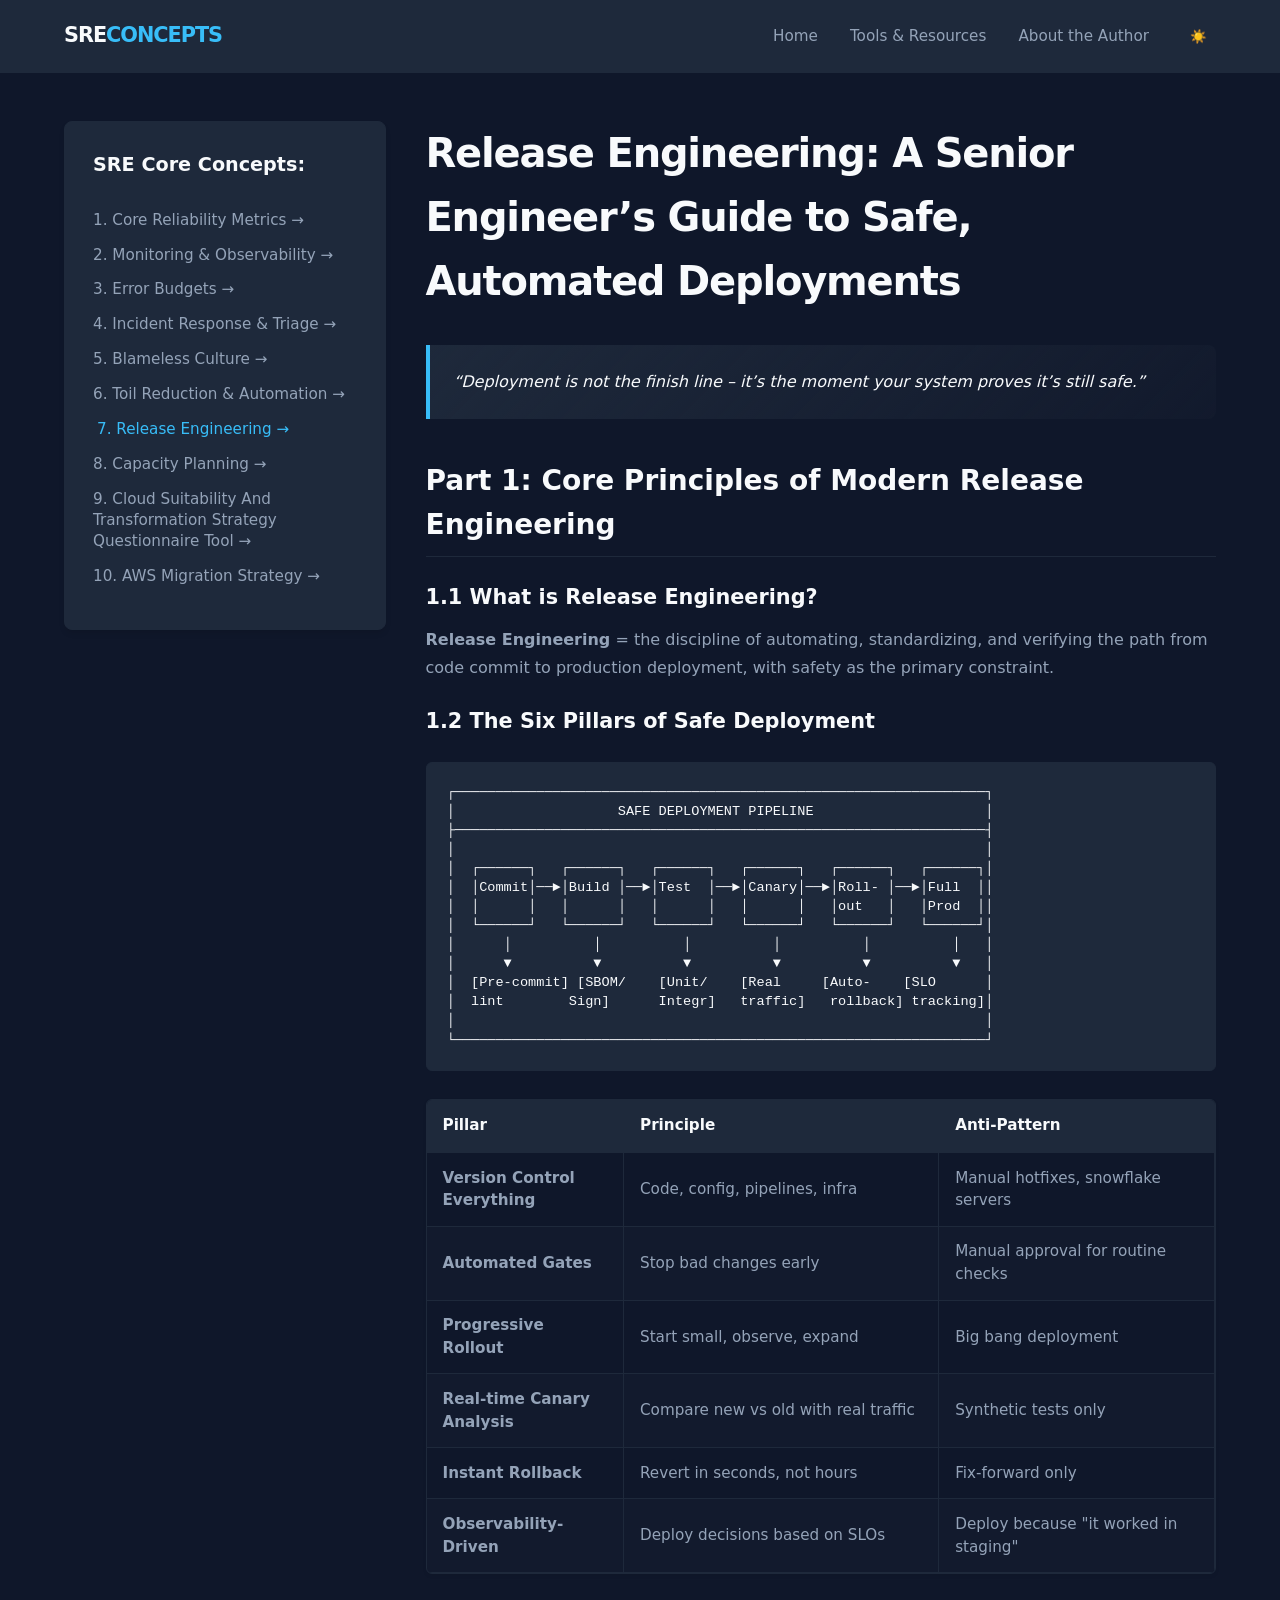
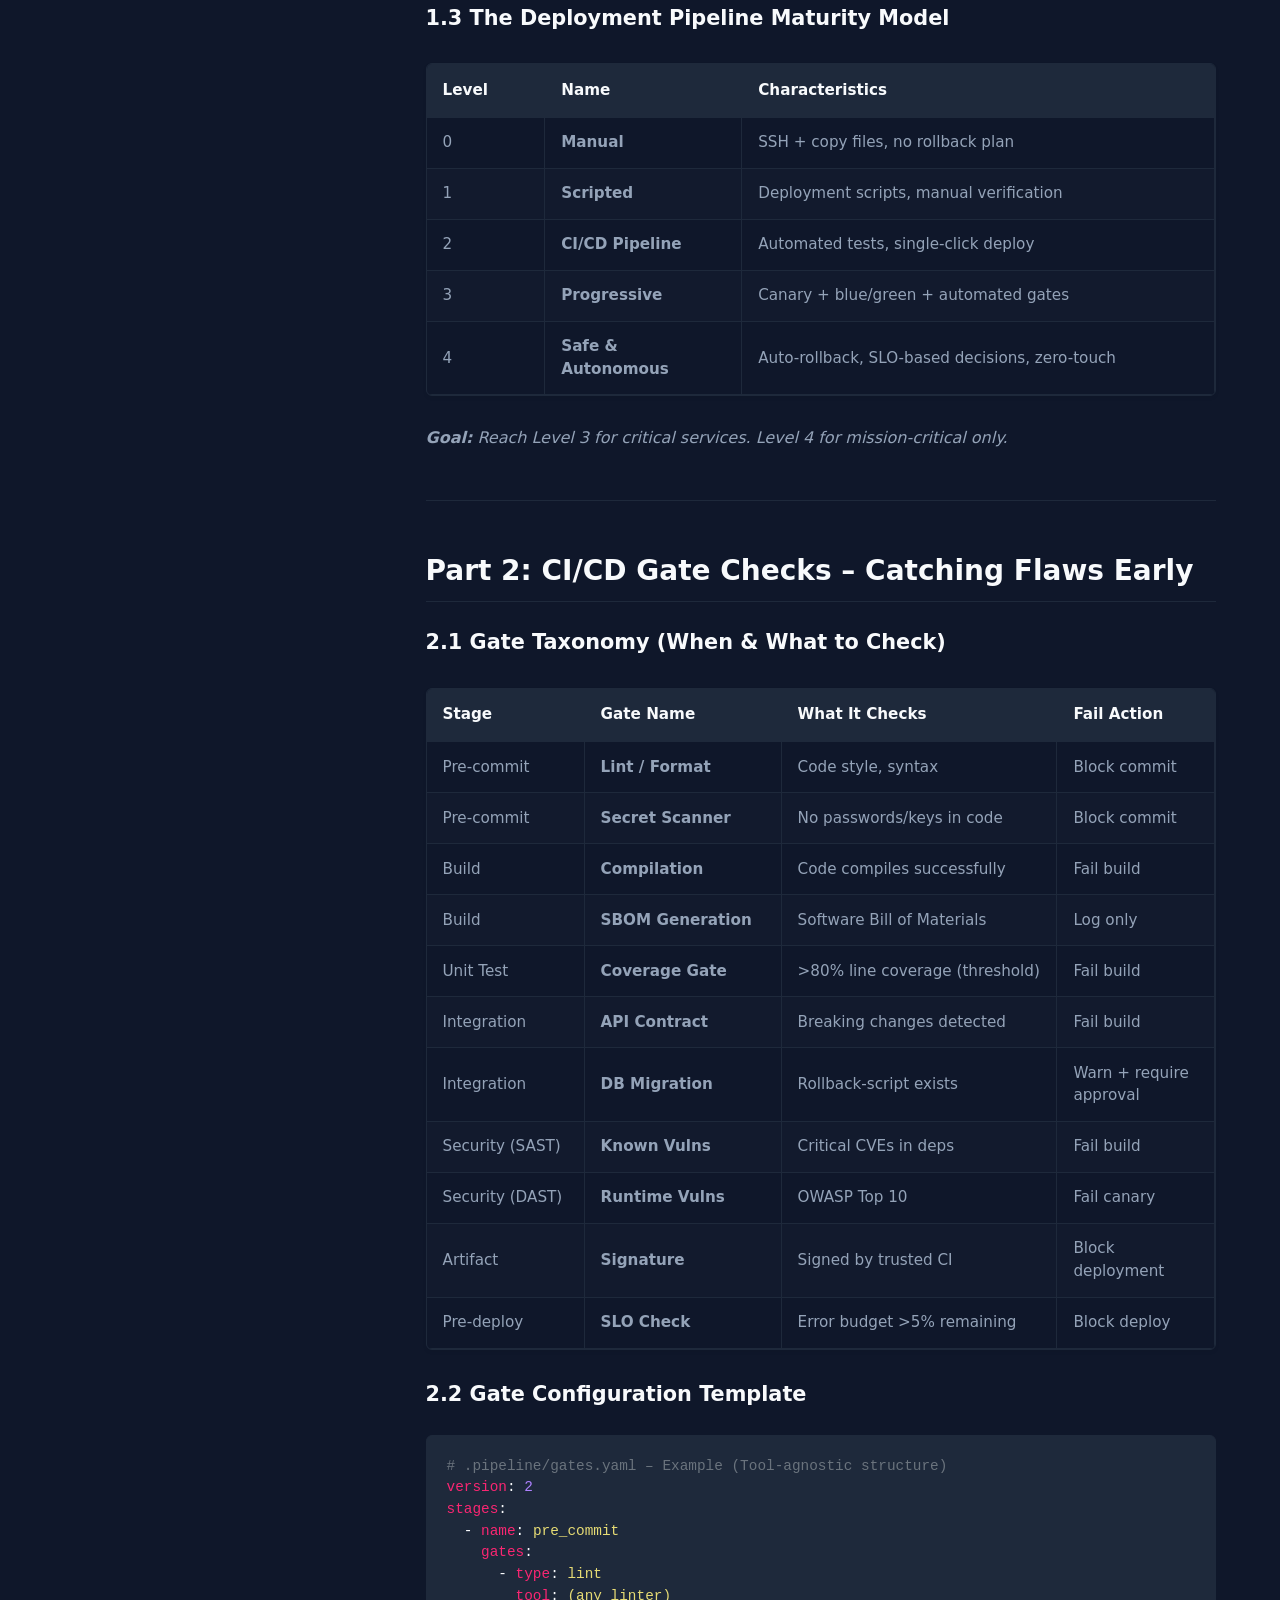
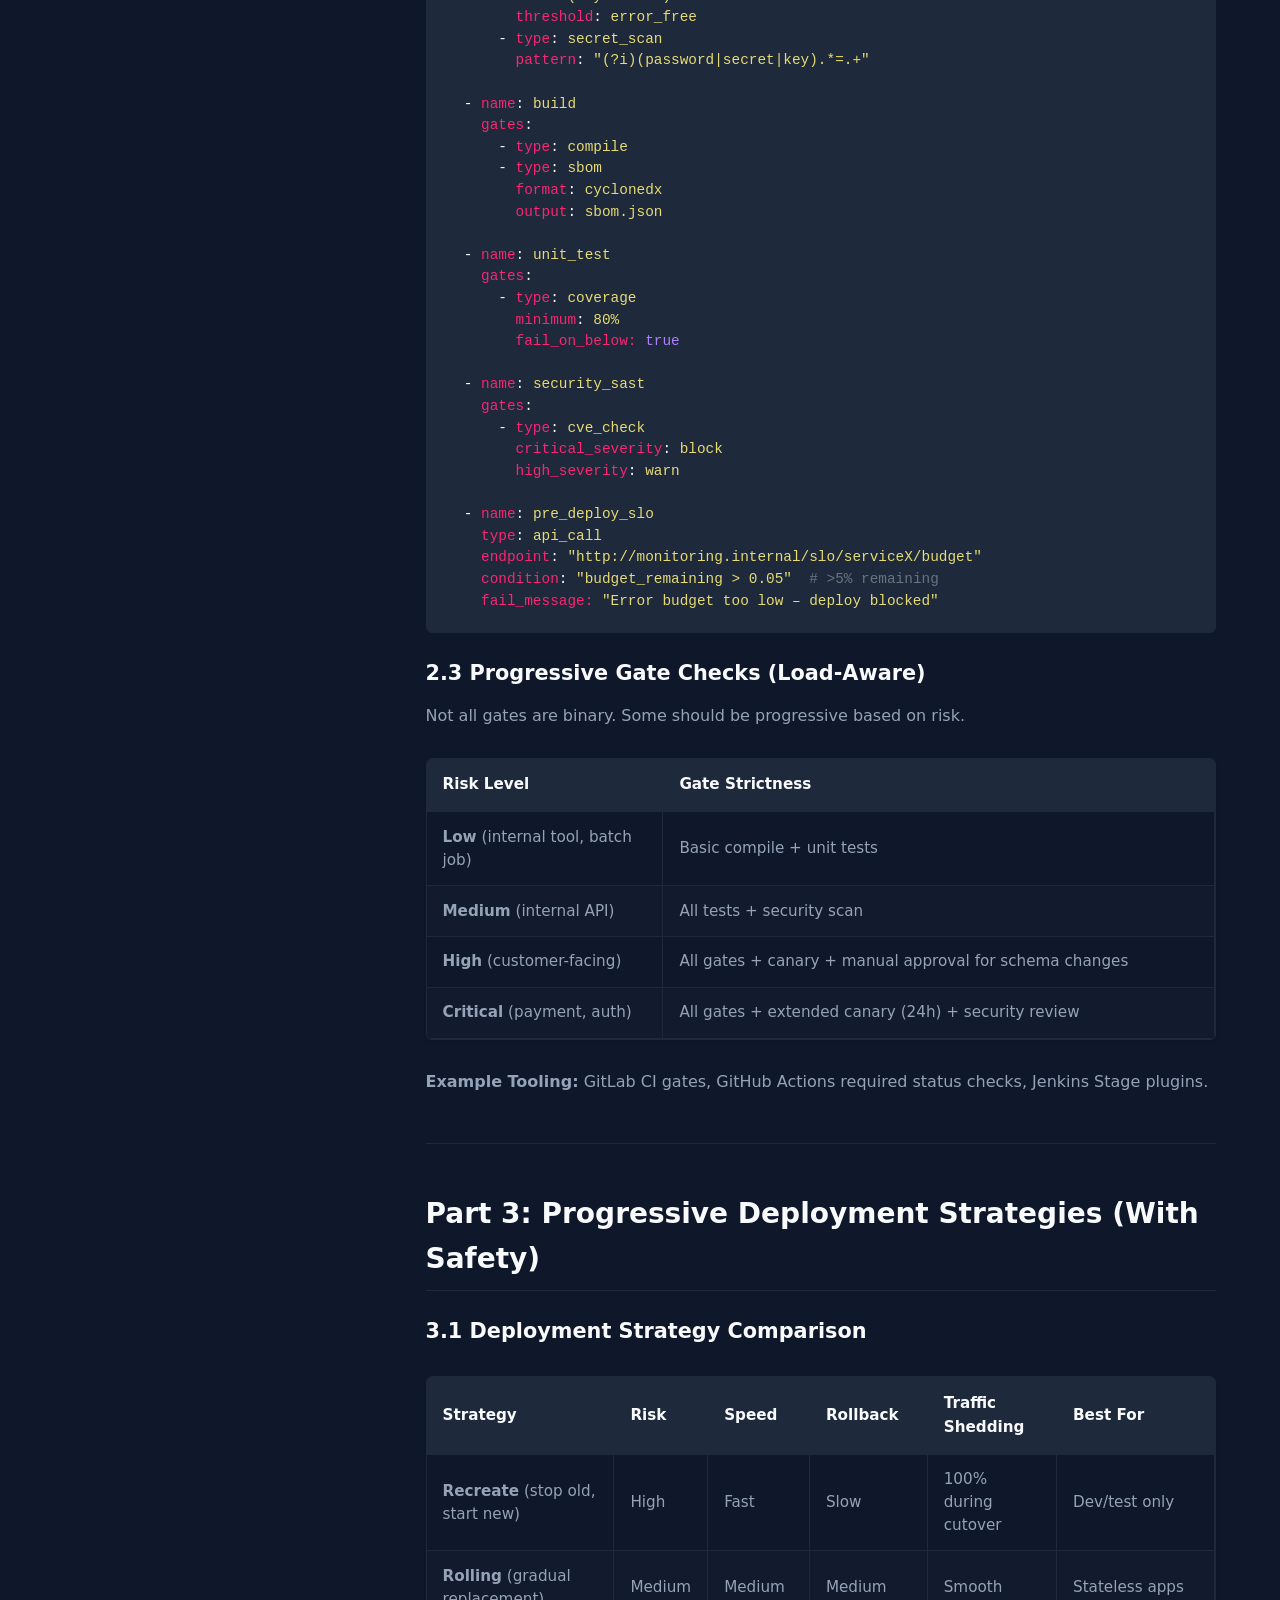
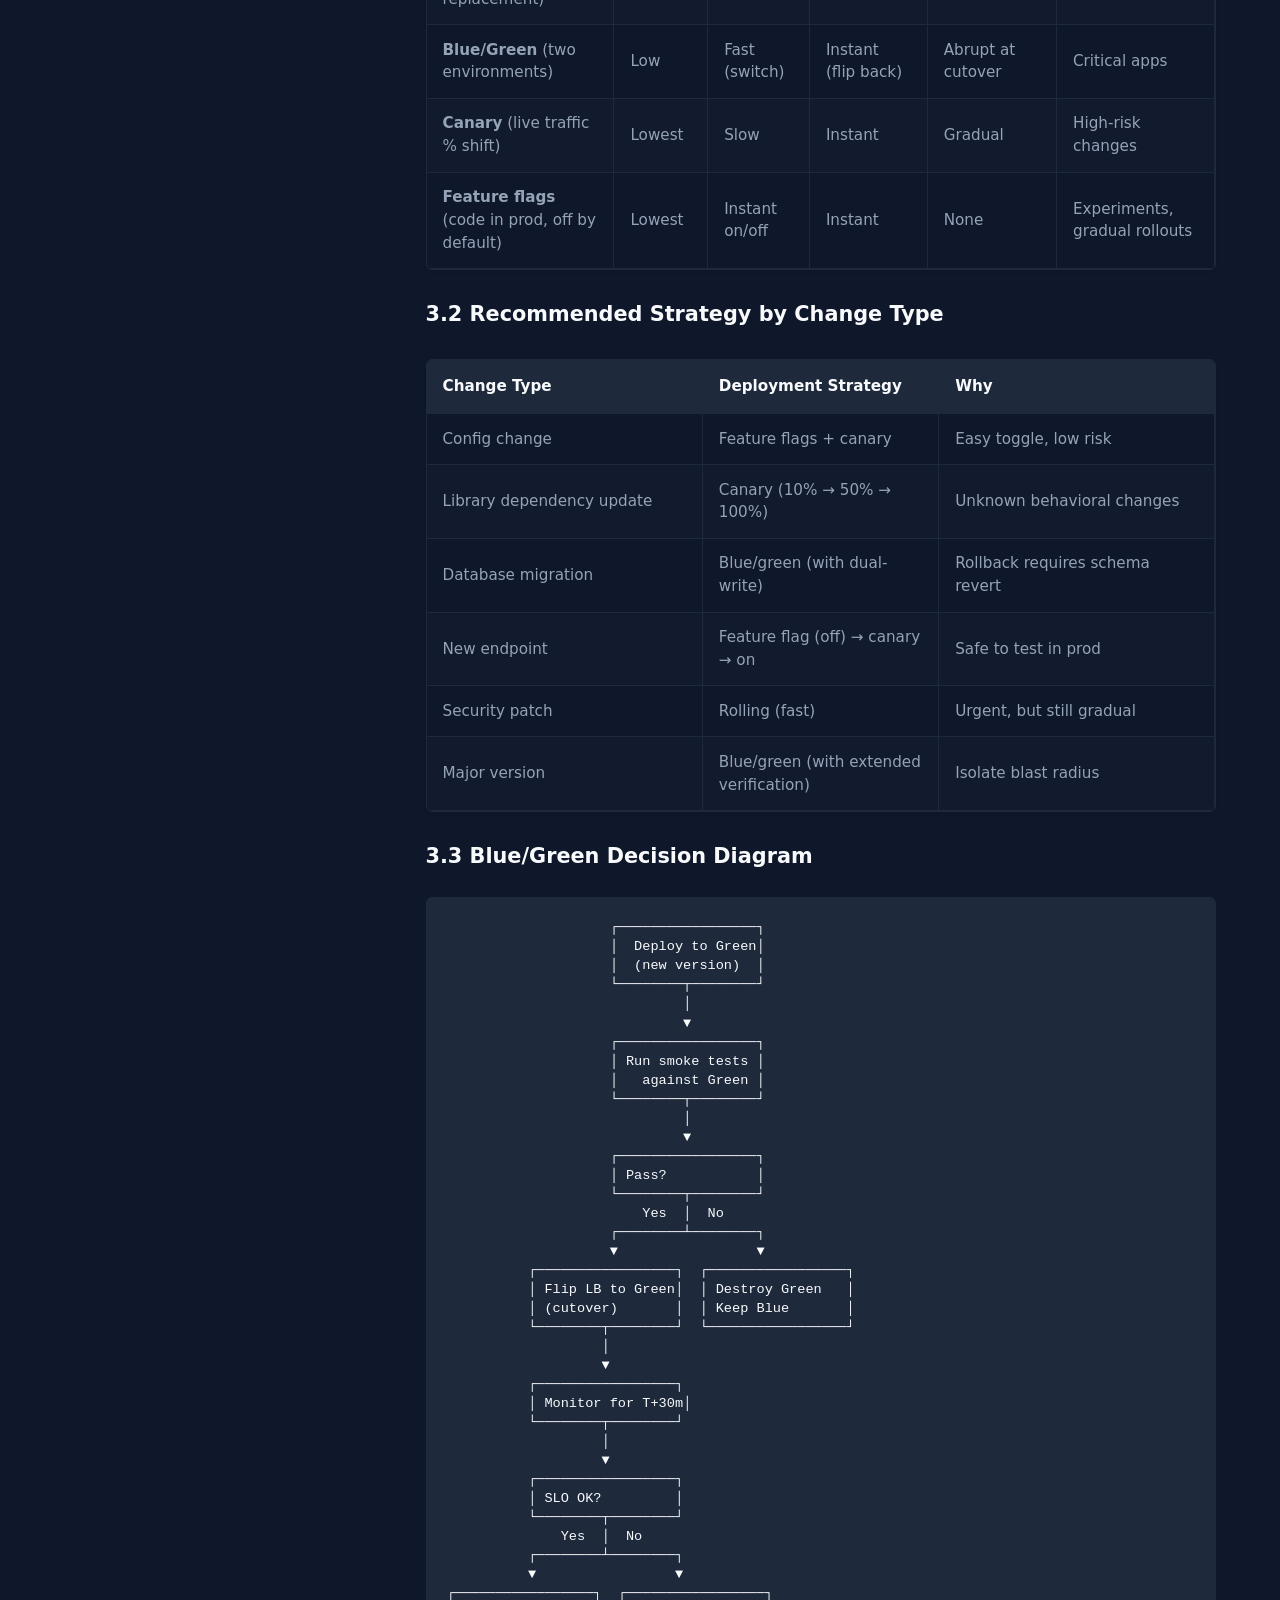
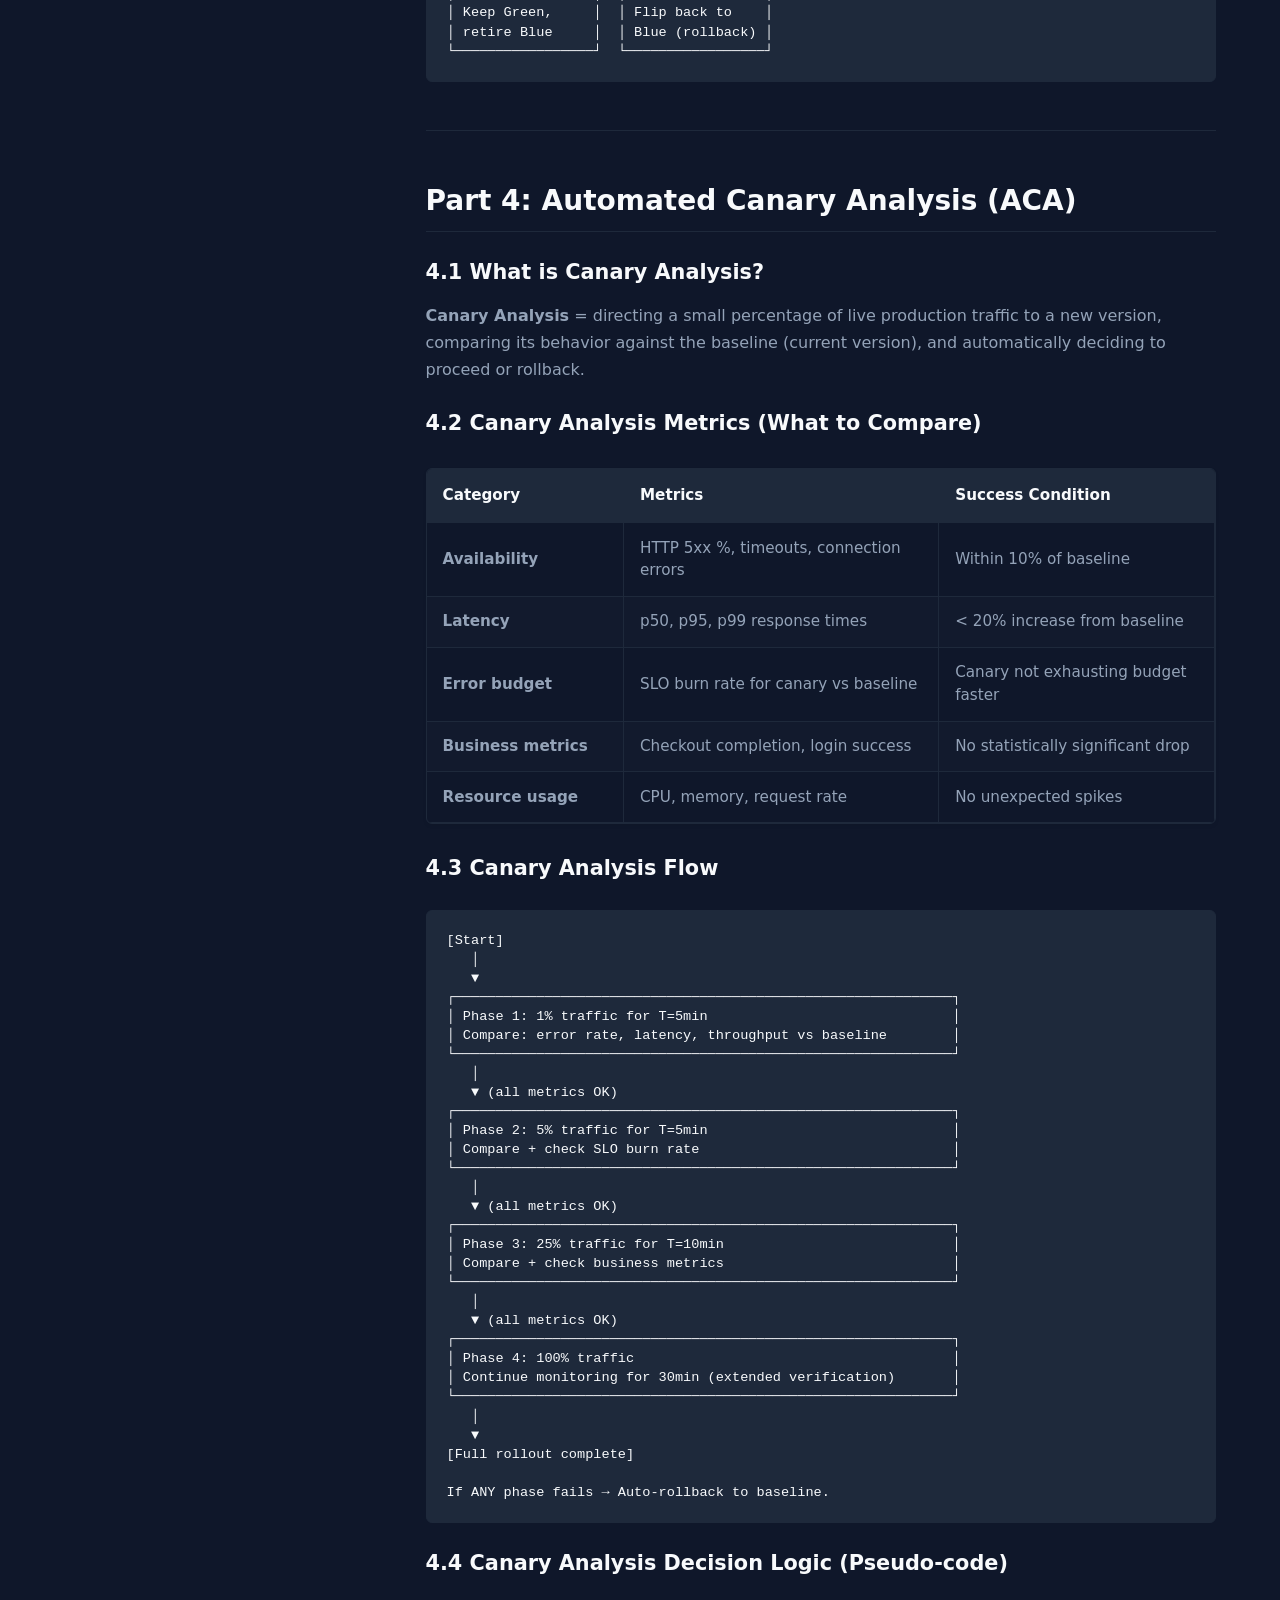
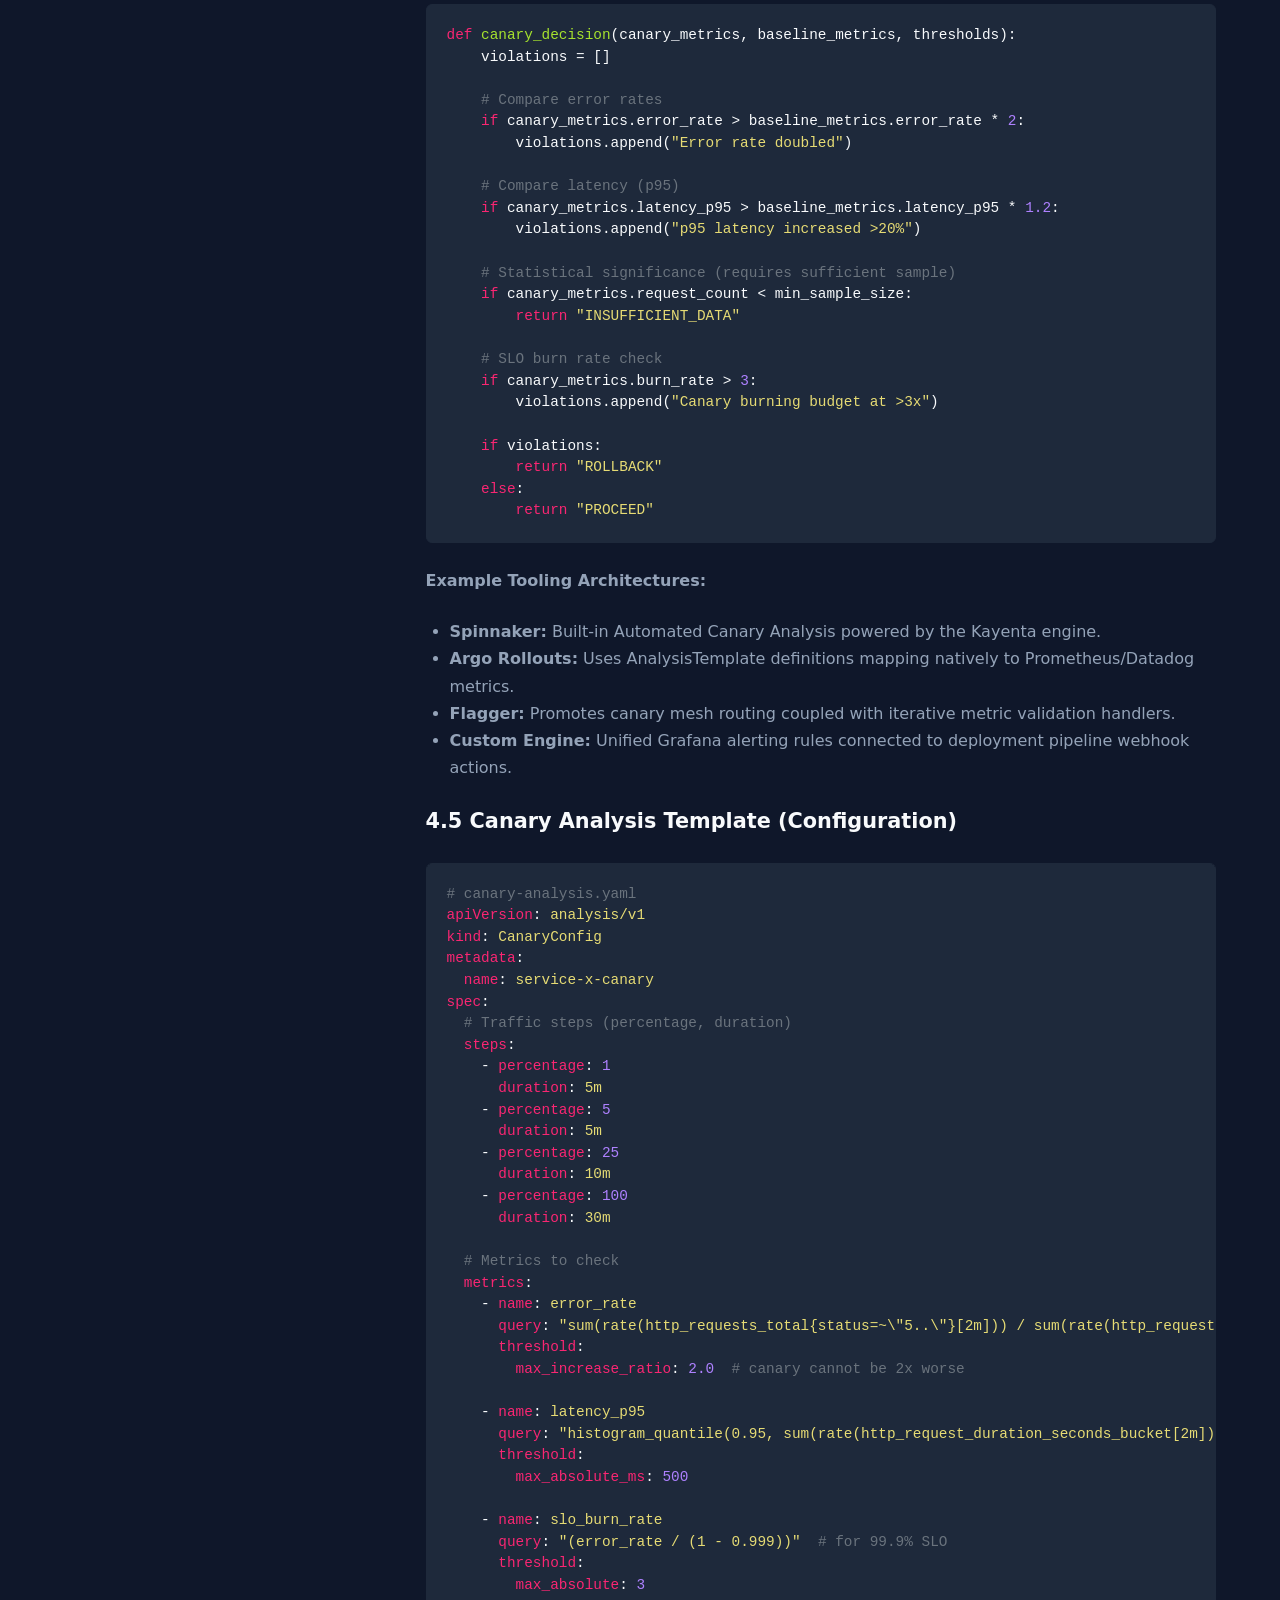
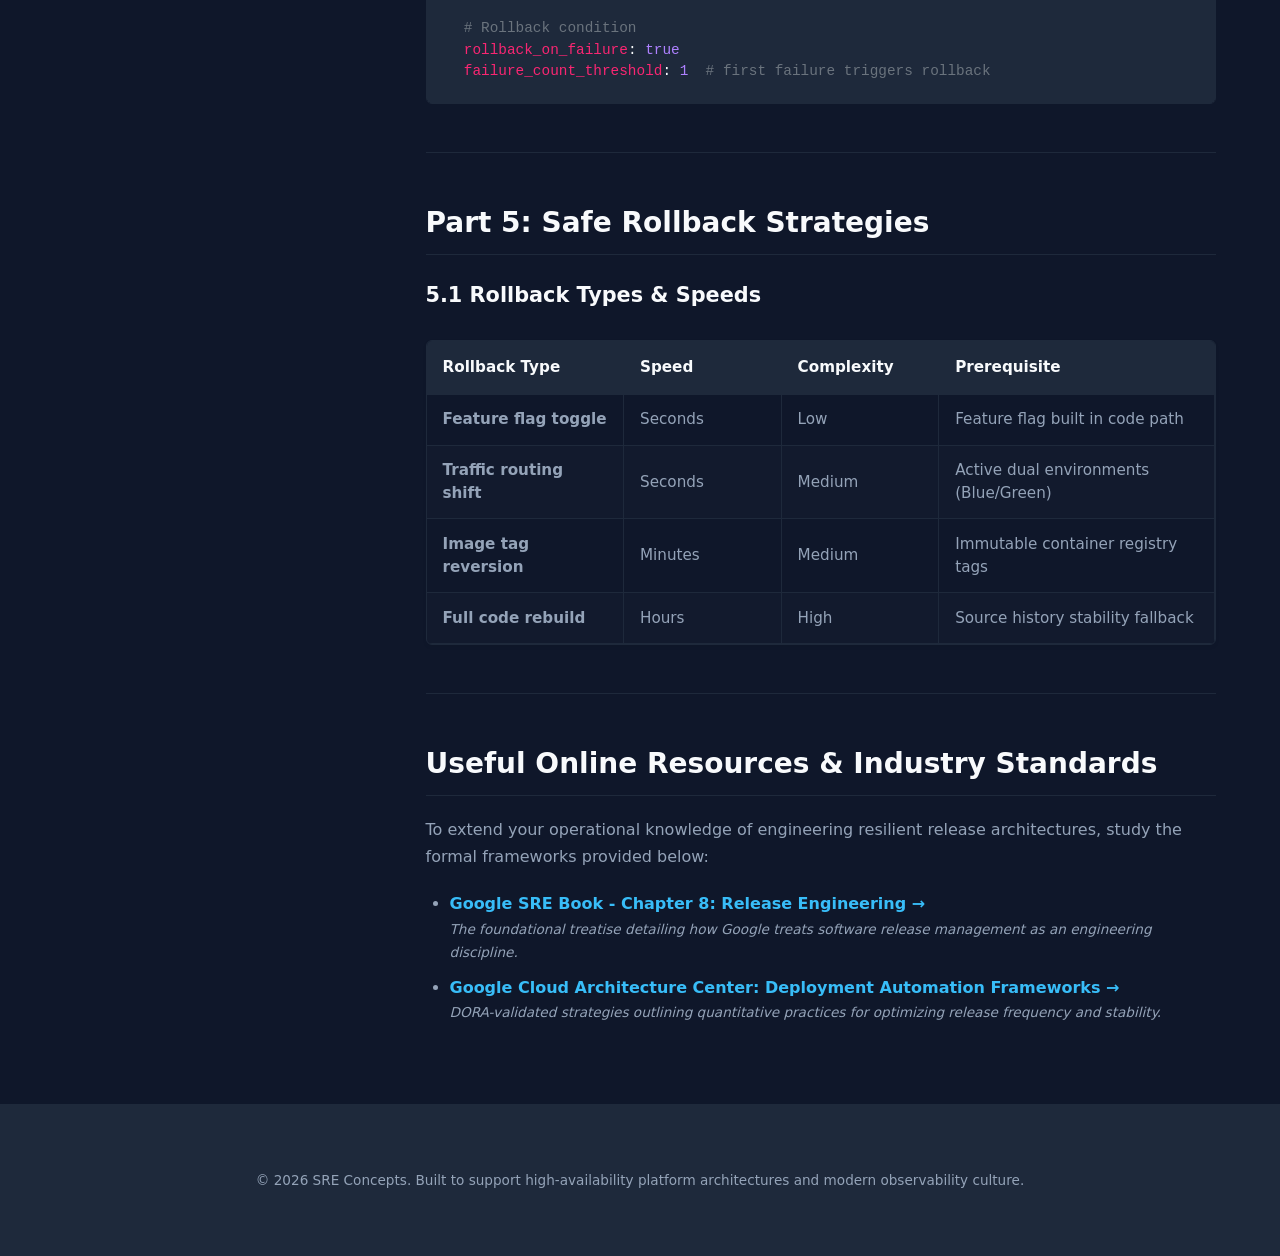
<file: release-engineering.html>
<!DOCTYPE html>
<html lang="en" data-theme="dark">
<head>
    <meta charset="UTF-8">
    <meta name="viewport" content="width=device-width, initial-scale=1.0">
    <title>Release Engineering | Practical Site Reliability Engineering Guide</title>
    <meta name="description" content="A senior engineer's guide to modern release engineering principles, automated CI/CD gate checks, progressive deployment strategies, and automated canary analysis.">
    <link rel="stylesheet" href="css/styles.css">
    <style>
        /* Two-column layout configuration matching layout standards */
        .page-layout-container {
            display: flex;
            flex-wrap: wrap;
            gap: 2.5rem;
            align-items: flex-start;
        }

        /* Sticky Left Sidebar Navigation Panel */
        .left-sidebar {
            flex: 1;
            min-width: 280px;
            max-width: 340px;
            background-color: var(--bg-secondary);
            border: 1px solid var(--border-color);
            border-radius: 0.5rem;
            padding: 1.75rem;
            box-shadow: 0 4px 6px -1px rgba(0, 0, 0, 0.1);
            position: sticky;
            top: 2rem;
        }

        .left-sidebar h3 {
            font-size: 1.2rem;
            margin-bottom: 1.25rem;
            padding-bottom: 0.5rem;
            border-bottom: 1px solid var(--border-color);
            color: var(--text-primary);
            font-weight: 700;
        }

        .sidebar-panel-links {
            list-style: none;
            padding: 0;
            margin: 0;
        }

        .sidebar-panel-links li {
            margin-bottom: 0.85rem;
        }

        .sidebar-panel-links a {
            color: var(--text-secondary);
            text-decoration: none;
            font-size: 0.95rem;
            font-weight: 500;
            transition: color 0.2s ease, transform 0.2s ease;
            display: block;
            line-height: 1.4;
        }

        .sidebar-panel-links a:hover, .sidebar-panel-links a.active {
            color: var(--accent-color);
            transform: translateX(4px);
        }

        /* Main Content Panel Adjustment */
        .main-content-area {
            flex: 3;
            min-width: 320px;
        }

        /* Excel/Data Table styling overrides */
        .excel-table-container {
            width: 100%;
            overflow-x: auto;
            margin: 1.75rem 0;
            border-radius: 0.375rem;
            border: 1px solid var(--border-color);
            box-shadow: 0 2px 4px rgba(0,0,0,0.05);
        }

        .excel-data-table {
            width: 100%;
            border-collapse: collapse;
            text-align: left;
            font-size: 0.95rem;
        }

        .excel-data-table th {
            background-color: var(--bg-secondary);
            color: var(--text-primary);
            font-weight: 600;
            padding: 0.85rem 1rem;
            border-bottom: 2px solid var(--border-color);
            border-right: 1px solid var(--border-color);
        }

        .excel-data-table td {
            padding: 0.85rem 1rem;
            border-bottom: 1px solid var(--border-color);
            border-right: 1px solid var(--border-color);
            color: var(--text-secondary);
            line-height: 1.5;
        }

        .excel-data-table tr:nth-child(even) {
            background-color: rgba(255, 255, 255, 0.01);
        }

        .excel-data-table tr:hover {
            background-color: rgba(255, 255, 255, 0.03);
        }

        /* Callout styling matching the documentation theme */
        .quote-callout {
            background: linear-gradient(135deg, var(--bg-secondary), rgba(255,255,255,0.01));
            border-left: 4px solid var(--accent-color);
            padding: 1.5rem;
            border-radius: 0 0.5rem 0.5rem 0;
            margin: 2rem 0;
            font-style: italic;
            color: var(--text-primary);
        }

        .section-divider {
            border: 0;
            height: 1px;
            background: var(--border-color);
            margin: 3rem 0;
        }

        /* Fallback for smaller screen sizes */
        @media (max-width: 991px) {
            .left-sidebar {
                max-width: 100%;
                flex: 1 1 100%;
                position: static;
                margin-bottom: 2rem;
            }
            .main-content-area {
                flex: 1 1 100%;
            }
        }
    </style>
</head>
<body>

    <header>
        <div class="container nav-container">
            <a href="index.html" class="logo">SRE<span>CONCEPTS</span></a>
            <button class="hamburger" id="menu-toggle" aria-label="Toggle Menu">
                <span></span>
                <span></span>
                <span></span>
            </button>
            <ul class="nav-links" id="nav-links">
                <li><a href="index.html">Home</a></li>
                <li><a href="tools-resources.html">Tools & Resources</a></li>
                <li><a href="about.html">About the Author</a></li>
                <li>
                    <button class="theme-toggle-btn" id="theme-toggle" aria-label="Toggle Theme">☀️</button>
                </li>
            </ul>
        </div>
    </header>

    <div class="container" style="padding: 3rem 1.5rem;">
        <div class="page-layout-container">
            
            <nav class="left-sidebar" aria-label="SRE Core Concepts Sidebar">
                <h3>SRE Core Concepts:</h3>
                <ul class="sidebar-panel-links">
                    <li><a href="core-metrics.html">1. Core Reliability Metrics &rarr;</a></li>
                    <li><a href="observability.html">2. Monitoring & Observability &rarr;</a></li>
                    <li><a href="error-budgets.html">3. Error Budgets &rarr;</a></li>
                    <li><a href="incident-response.html">4. Incident Response & Triage &rarr;</a></li>
                    <li><a href="blameless-postmortems.html">5. Blameless Culture &rarr;</a></li>
                    <li><a href="toil-reduction.html">6. Toil Reduction & Automation &rarr;</a></li>
                    <li><a href="release-engineering.html" class="active">7. Release Engineering &rarr;</a></li>
                    <li><a href="capacity-planning.html">8. Capacity Planning &rarr;</a></li>
                    <li><a href="Cloud-Suitability-And-Transformation-Strategy-Assessment-Tool.html">9. Cloud Suitability And Transformation Strategy Questionnaire Tool &rarr;</a></li>
                    <li><a href="aws-migration.html">10. AWS Migration Strategy &rarr;</a></li>
                </ul>
            </nav>

            <main class="main-content-area">
                <h1 style="font-size: 2.5rem; margin-bottom: 0.5rem; font-weight: 800; letter-spacing: -0.03em;">Release Engineering: A Senior Engineer’s Guide to Safe, Automated Deployments</h1>
                
                <div class="quote-callout">
                    “Deployment is not the finish line – it’s the moment your system proves it’s still safe.”
                </div>

                <h2 id="part-1" style="font-size: 1.75rem; margin-top: 2.5rem; margin-bottom: 1.25rem; border-bottom: 1px solid var(--border-color); padding-bottom: 0.5rem;">Part 1: Core Principles of Modern Release Engineering</h2>
                
                <h3 style="font-size: 1.3rem; margin-top: 1.5rem; margin-bottom: 0.75rem;">1.1 What is Release Engineering?</h3>
                <p style="color: var(--text-secondary); line-height: 1.7; margin-bottom: 1.5rem;">
                    <strong>Release Engineering</strong> = the discipline of automating, standardizing, and verifying the path from code commit to production deployment, with safety as the primary constraint.
                </p>

                <h3 style="font-size: 1.3rem; margin-top: 1.5rem; margin-bottom: 0.75rem;">1.2 The Six Pillars of Safe Deployment</h3>
                
                <pre style="background-color: var(--bg-secondary); border: 1px solid var(--border-color); padding: 1.25rem; border-radius: 0.375rem; overflow-x: auto; font-family: monospace; font-size: 0.85rem; color: var(--text-primary); margin-bottom: 1.5rem; line-height: 1.4;">
┌─────────────────────────────────────────────────────────────────┐
│                    SAFE DEPLOYMENT PIPELINE                     │
├─────────────────────────────────────────────────────────────────┤
│                                                                 │
│  ┌──────┐   ┌──────┐   ┌──────┐   ┌──────┐   ┌──────┐   ┌──────┐│
│  │Commit│──►│Build │──►│Test  │──►│Canary│──►│Roll- │──►│Full  ││
│  │      │   │      │   │      │   │      │   │out   │   │Prod  ││
│  └──────┘   └──────┘   └──────┘   └──────┘   └──────┘   └──────┘│
│      │          │          │          │          │          │   │
│      ▼          ▼          ▼          ▼          ▼          ▼   │
│  [Pre-commit] [SBOM/    [Unit/    [Real     [Auto-    [SLO      │
│  lint        Sign]      Integr]   traffic]   rollback] tracking]│
│                                                                 │
└─────────────────────────────────────────────────────────────────┘</pre>

                

                <div class="excel-table-container">
                    <table class="excel-data-table">
                        <thead>
                            <tr>
                                <th style="width: 25%;">Pillar</th>
                                <th style="width: 40%;">Principle</th>
                                <th style="width: 35%;">Anti-Pattern</th>
                            </tr>
                        </thead>
                        <tbody>
                            <tr>
                                <td><strong>Version Control Everything</strong></td>
                                <td>Code, config, pipelines, infra</td>
                                <td>Manual hotfixes, snowflake servers</td>
                            </tr>
                            <tr>
                                <td><strong>Automated Gates</strong></td>
                                <td>Stop bad changes early</td>
                                <td>Manual approval for routine checks</td>
                            </tr>
                            <tr>
                                <td><strong>Progressive Rollout</strong></td>
                                <td>Start small, observe, expand</td>
                                <td>Big bang deployment</td>
                            </tr>
                            <tr>
                                <td><strong>Real-time Canary Analysis</strong></td>
                                <td>Compare new vs old with real traffic</td>
                                <td>Synthetic tests only</td>
                            </tr>
                            <tr>
                                <td><strong>Instant Rollback</strong></td>
                                <td>Revert in seconds, not hours</td>
                                <td>Fix-forward only</td>
                            </tr>
                            <tr>
                                <td><strong>Observability-Driven</strong></td>
                                <td>Deploy decisions based on SLOs</td>
                                <td>Deploy because "it worked in staging"</td>
                            </tr>
                        </tbody>
                    </table>
                </div>

                <h3 style="font-size: 1.3rem; margin-top: 1.5rem; margin-bottom: 0.75rem;">1.3 The Deployment Pipeline Maturity Model</h3>
                <div class="excel-table-container">
                    <table class="excel-data-table">
                        <thead>
                            <tr>
                                <th style="width: 15%;">Level</th>
                                <th style="width: 25%;">Name</th>
                                <th style="width: 60%;">Characteristics</th>
                            </tr>
                        </thead>
                        <tbody>
                            <tr>
                                <td>0</td>
                                <td><strong>Manual</strong></td>
                                <td>SSH + copy files, no rollback plan</td>
                            </tr>
                            <tr>
                                <td>1</td>
                                <td><strong>Scripted</strong></td>
                                <td>Deployment scripts, manual verification</td>
                            </tr>
                            <tr>
                                <td>2</td>
                                <td><strong>CI/CD Pipeline</strong></td>
                                <td>Automated tests, single-click deploy</td>
                            </tr>
                            <tr>
                                <td>3</td>
                                <td><strong>Progressive</strong></td>
                                <td>Canary + blue/green + automated gates</td>
                            </tr>
                            <tr>
                                <td>4</td>
                                <td><strong>Safe &amp; Autonomous</strong></td>
                                <td>Auto-rollback, SLO-based decisions, zero-touch</td>
                            </tr>
                        </tbody>
                    </table>
                </div>
                <p style="color: var(--text-secondary); line-height: 1.7; font-style: italic; margin-bottom: 1.5rem;">
                    <strong>Goal:</strong> Reach Level 3 for critical services. Level 4 for mission-critical only.
                </p>

                <hr class="section-divider">

                <h2 id="part-2" style="font-size: 1.75rem; margin-top: 2.5rem; margin-bottom: 1.25rem; border-bottom: 1px solid var(--border-color); padding-bottom: 0.5rem;">Part 2: CI/CD Gate Checks – Catching Flaws Early</h2>
                
                <h3 style="font-size: 1.3rem; margin-top: 1.5rem; margin-bottom: 0.75rem;">2.1 Gate Taxonomy (When &amp; What to Check)</h3>
                <div class="excel-table-container">
                    <table class="excel-data-table">
                        <thead>
                            <tr>
                                <th style="width: 20%;">Stage</th>
                                <th style="width: 25%;">Gate Name</th>
                                <th style="width: 35%;">What It Checks</th>
                                <th style="width: 20%;">Fail Action</th>
                            </tr>
                        </thead>
                        <tbody>
                            <tr>
                                <td>Pre-commit</td>
                                <td><strong>Lint / Format</strong></td>
                                <td>Code style, syntax</td>
                                <td>Block commit</td>
                            </tr>
                            <tr>
                                <td>Pre-commit</td>
                                <td><strong>Secret Scanner</strong></td>
                                <td>No passwords/keys in code</td>
                                <td>Block commit</td>
                            </tr>
                            <tr>
                                <td>Build</td>
                                <td><strong>Compilation</strong></td>
                                <td>Code compiles successfully</td>
                                <td>Fail build</td>
                            </tr>
                            <tr>
                                <td>Build</td>
                                <td><strong>SBOM Generation</strong></td>
                                <td>Software Bill of Materials</td>
                                <td>Log only</td>
                            </tr>
                            <tr>
                                <td>Unit Test</td>
                                <td><strong>Coverage Gate</strong></td>
                                <td>&gt;80% line coverage (threshold)</td>
                                <td>Fail build</td>
                            </tr>
                            <tr>
                                <td>Integration</td>
                                <td><strong>API Contract</strong></td>
                                <td>Breaking changes detected</td>
                                <td>Fail build</td>
                            </tr>
                            <tr>
                                <td>Integration</td>
                                <td><strong>DB Migration</strong></td>
                                <td>Rollback-script exists</td>
                                <td>Warn + require approval</td>
                            </tr>
                            <tr>
                                <td>Security (SAST)</td>
                                <td><strong>Known Vulns</strong></td>
                                <td>Critical CVEs in deps</td>
                                <td>Fail build</td>
                            </tr>
                            <tr>
                                <td>Security (DAST)</td>
                                <td><strong>Runtime Vulns</strong></td>
                                <td>OWASP Top 10</td>
                                <td>Fail canary</td>
                            </tr>
                            <tr>
                                <td>Artifact</td>
                                <td><strong>Signature</strong></td>
                                <td>Signed by trusted CI</td>
                                <td>Block deployment</td>
                            </tr>
                            <tr>
                                <td>Pre-deploy</td>
                                <td><strong>SLO Check</strong></td>
                                <td>Error budget &gt;5% remaining</td>
                                <td>Block deploy</td>
                            </tr>
                        </tbody>
                    </table>
                </div>

                <h3 style="font-size: 1.3rem; margin-top: 1.5rem; margin-bottom: 0.75rem;">2.2 Gate Configuration Template</h3>
                <pre style="background-color: var(--bg-secondary); border: 1px solid var(--border-color); padding: 1.25rem; border-radius: 0.375rem; overflow-x: auto; font-family: monospace; font-size: 0.9rem; color: var(--text-primary); margin-bottom: 1.5rem; line-height: 1.5;">
<span style="color: #6a737d;"># .pipeline/gates.yaml – Example (Tool-agnostic structure)</span>
<span style="color: #f92672;">version</span>: <span style="color: #ae81ff;">2</span>
<span style="color: #f92672;">stages</span>:
  - <span style="color: #f92672;">name</span>: <span style="color: #e6db74;">pre_commit</span>
    <span style="color: #f92672;">gates</span>:
      - <span style="color: #f92672;">type</span>: <span style="color: #e6db74;">lint</span>
        <span style="color: #f92672;">tool</span>: <span style="color: #e6db74;">(any linter)</span>
        <span style="color: #f92672;">threshold</span>: <span style="color: #e6db74;">error_free</span>
      - <span style="color: #f92672;">type</span>: <span style="color: #e6db74;">secret_scan</span>
        <span style="color: #f92672;">pattern</span>: <span style="color: #e6db74;">"(?i)(password|secret|key).*=.+"</span>
  
  - <span style="color: #f92672;">name</span>: <span style="color: #e6db74;">build</span>
    <span style="color: #f92672;">gates</span>:
      - <span style="color: #f92672;">type</span>: <span style="color: #e6db74;">compile</span>
      - <span style="color: #f92672;">type</span>: <span style="color: #e6db74;">sbom</span>
        <span style="color: #f92672;">format</span>: <span style="color: #e6db74;">cyclonedx</span>
        <span style="color: #f92672;">output</span>: <span style="color: #e6db74;">sbom.json</span>
  
  - <span style="color: #f92672;">name</span>: <span style="color: #e6db74;">unit_test</span>
    <span style="color: #f92672;">gates</span>:
      - <span style="color: #f92672;">type</span>: <span style="color: #e6db74;">coverage</span>
        <span style="color: #f92672;">minimum</span>: <span style="color: #e6db74;">80%</span>
        <span style="color: #f92672;">fail_on_below:</span> <span style="color: #ae81ff;">true</span>
  
  - <span style="color: #f92672;">name</span>: <span style="color: #e6db74;">security_sast</span>
    <span style="color: #f92672;">gates</span>:
      - <span style="color: #f92672;">type</span>: <span style="color: #e6db74;">cve_check</span>
        <span style="color: #f92672;">critical_severity</span>: <span style="color: #e6db74;">block</span>
        <span style="color: #f92672;">high_severity</span>: <span style="color: #e6db74;">warn</span>
  
  - <span style="color: #f92672;">name</span>: <span style="color: #e6db74;">pre_deploy_slo</span>
    <span style="color: #f92672;">type</span>: <span style="color: #e6db74;">api_call</span>
    <span style="color: #f92672;">endpoint</span>: <span style="color: #e6db74;">"http://monitoring.internal/slo/serviceX/budget"</span>
    <span style="color: #f92672;">condition</span>: <span style="color: #e6db74;">"budget_remaining > 0.05"</span>  <span style="color: #6a737d;"># >5% remaining</span>
    <span style="color: #f92672;">fail_message:</span> <span style="color: #e6db74;">"Error budget too low – deploy blocked"</span></pre>

                <h3 style="font-size: 1.3rem; margin-top: 1.5rem; margin-bottom: 0.75rem;">2.3 Progressive Gate Checks (Load-Aware)</h3>
                <p style="color: var(--text-secondary); line-height: 1.7; margin-bottom: 1.5rem;">
                    Not all gates are binary. Some should be progressive based on risk.
                </p>
                <div class="excel-table-container">
                    <table class="excel-data-table">
                        <thead>
                            <tr>
                                <th style="width: 30%;">Risk Level</th>
                                <th style="width: 70%;">Gate Strictness</th>
                            </tr>
                        </thead>
                        <tbody>
                            <tr>
                                <td><strong>Low</strong> (internal tool, batch job)</td>
                                <td>Basic compile + unit tests</td>
                            </tr>
                            <tr>
                                <td><strong>Medium</strong> (internal API)</td>
                                <td>All tests + security scan</td>
                            </tr>
                            <tr>
                                <td><strong>High</strong> (customer-facing)</td>
                                <td>All gates + canary + manual approval for schema changes</td>
                            </tr>
                            <tr>
                                <td><strong>Critical</strong> (payment, auth)</td>
                                <td>All gates + extended canary (24h) + security review</td>
                            </tr>
                        </tbody>
                    </table>
                </div>
                <p style="color: var(--text-secondary); line-height: 1.7; margin-bottom: 1.5rem;">
                    <strong>Example Tooling:</strong> GitLab CI gates, GitHub Actions required status checks, Jenkins Stage plugins.
                </p>

                <hr class="section-divider">

                <h2 id="part-3" style="font-size: 1.75rem; margin-top: 2.5rem; margin-bottom: 1.25rem; border-bottom: 1px solid var(--border-color); padding-bottom: 0.5rem;">Part 3: Progressive Deployment Strategies (With Safety)</h2>
                
                <h3 style="font-size: 1.3rem; margin-top: 1.5rem; margin-bottom: 0.75rem;">3.1 Deployment Strategy Comparison</h3>
                <div class="excel-table-container">
                    <table class="excel-data-table">
                        <thead>
                            <tr>
                                <th>Strategy</th>
                                <th>Risk</th>
                                <th>Speed</th>
                                <th>Rollback</th>
                                <th>Traffic Shedding</th>
                                <th>Best For</th>
                            </tr>
                        </thead>
                        <tbody>
                            <tr>
                                <td><strong>Recreate</strong> (stop old, start new)</td>
                                <td>High</td>
                                <td>Fast</td>
                                <td>Slow</td>
                                <td>100% during cutover</td>
                                <td>Dev/test only</td>
                            </tr>
                            <tr>
                                <td><strong>Rolling</strong> (gradual replacement)</td>
                                <td>Medium</td>
                                <td>Medium</td>
                                <td>Medium</td>
                                <td>Smooth</td>
                                <td>Stateless apps</td>
                            </tr>
                            <tr>
                                <td><strong>Blue/Green</strong> (two environments)</td>
                                <td>Low</td>
                                <td>Fast (switch)</td>
                                <td>Instant (flip back)</td>
                                <td>Abrupt at cutover</td>
                                <td>Critical apps</td>
                            </tr>
                            <tr>
                                <td><strong>Canary</strong> (live traffic % shift)</td>
                                <td>Lowest</td>
                                <td>Slow</td>
                                <td>Instant</td>
                                <td>Gradual</td>
                                <td>High-risk changes</td>
                            </tr>
                            <tr>
                                <td><strong>Feature flags</strong> (code in prod, off by default)</td>
                                <td>Lowest</td>
                                <td>Instant on/off</td>
                                <td>Instant</td>
                                <td>None</td>
                                <td>Experiments, gradual rollouts</td>
                            </tr>
                        </tbody>
                    </table>
                </div>

                <h3 style="font-size: 1.3rem; margin-top: 1.5rem; margin-bottom: 0.75rem;">3.2 Recommended Strategy by Change Type</h3>
                <div class="excel-table-container">
                    <table class="excel-data-table">
                        <thead>
                            <tr>
                                <th style="width: 35%;">Change Type</th>
                                <th style="width: 30%;">Deployment Strategy</th>
                                <th style="width: 35%;">Why</th>
                            </tr>
                        </thead>
                        <tbody>
                            <tr>
                                <td>Config change</td>
                                <td>Feature flags + canary</td>
                                <td>Easy toggle, low risk</td>
                            </tr>
                            <tr>
                                <td>Library dependency update</td>
                                <td>Canary (10% &rarr; 50% &rarr; 100%)</td>
                                <td>Unknown behavioral changes</td>
                            </tr>
                            <tr>
                                <td>Database migration</td>
                                <td>Blue/green (with dual-write)</td>
                                <td>Rollback requires schema revert</td>
                            </tr>
                            <tr>
                                <td>New endpoint</td>
                                <td>Feature flag (off) &rarr; canary &rarr; on</td>
                                <td>Safe to test in prod</td>
                            </tr>
                            <tr>
                                <td>Security patch</td>
                                <td>Rolling (fast)</td>
                                <td>Urgent, but still gradual</td>
                            </tr>
                            <tr>
                                <td>Major version</td>
                                <td>Blue/green (with extended verification)</td>
                                <td>Isolate blast radius</td>
                            </tr>
                        </tbody>
                    </table>
                </div>

                <h3 style="font-size: 1.3rem; margin-top: 1.5rem; margin-bottom: 0.75rem;">3.3 Blue/Green Decision Diagram</h3>
                <pre style="background-color: var(--bg-secondary); border: 1px solid var(--border-color); padding: 1.25rem; border-radius: 0.375rem; overflow-x: auto; font-family: monospace; font-size: 0.85rem; color: var(--text-primary); margin-bottom: 1.5rem; line-height: 1.4;">
                    ┌─────────────────┐
                    │  Deploy to Green│
                    │  (new version)  │
                    └────────┬────────┘
                             │
                             ▼
                    ┌─────────────────┐
                    │ Run smoke tests │
                    │   against Green │
                    └────────┬────────┘
                             │
                             ▼
                    ┌─────────────────┐
                    │ Pass?           │
                    └────────┬────────┘
                        Yes  │  No
                    ┌────────┴────────┐
                    ▼                 ▼
          ┌─────────────────┐  ┌─────────────────┐
          │ Flip LB to Green│  │ Destroy Green   │
          │ (cutover)       │  │ Keep Blue       │
          └────────┬────────┘  └─────────────────┘
                   │
                   ▼
          ┌─────────────────┐
          │ Monitor for T+30m│
          └────────┬────────┘
                   │
                   ▼
          ┌─────────────────┐
          │ SLO OK?         │
          └────────┬────────┘
              Yes  │  No
          ┌────────┴────────┐
          ▼                 ▼
┌─────────────────┐  ┌─────────────────┐
│ Keep Green,     │  │ Flip back to    │
│ retire Blue     │  │ Blue (rollback) │
└─────────────────┘  └─────────────────┘</pre>

                <hr class="section-divider">

                <h2 id="part-4" style="font-size: 1.75rem; margin-top: 2.5rem; margin-bottom: 1.25rem; border-bottom: 1px solid var(--border-color); padding-bottom: 0.5rem;">Part 4: Automated Canary Analysis (ACA)</h2>
                
                <h3 style="font-size: 1.3rem; margin-top: 1.5rem; margin-bottom: 0.75rem;">4.1 What is Canary Analysis?</h3>
                <p style="color: var(--text-secondary); line-height: 1.7; margin-bottom: 1.5rem;">
                    <strong>Canary Analysis</strong> = directing a small percentage of live production traffic to a new version, comparing its behavior against the baseline (current version), and automatically deciding to proceed or rollback.
                </p>

                <h3 style="font-size: 1.3rem; margin-top: 1.5rem; margin-bottom: 0.75rem;">4.2 Canary Analysis Metrics (What to Compare)</h3>
                <div class="excel-table-container">
                    <table class="excel-data-table">
                        <thead>
                            <tr>
                                <th style="width: 25%;">Category</th>
                                <th style="width: 40%;">Metrics</th>
                                <th style="width: 35%;">Success Condition</th>
                            </tr>
                        </thead>
                        <tbody>
                            <tr>
                                <td><strong>Availability</strong></td>
                                <td>HTTP 5xx %, timeouts, connection errors</td>
                                <td>Within 10% of baseline</td>
                            </tr>
                            <tr>
                                <td><strong>Latency</strong></td>
                                <td>p50, p95, p99 response times</td>
                                <td>&lt; 20% increase from baseline</td>
                            </tr>
                            <tr>
                                <td><strong>Error budget</strong></td>
                                <td>SLO burn rate for canary vs baseline</td>
                                <td>Canary not exhausting budget faster</td>
                            </tr>
                            <tr>
                                <td><strong>Business metrics</strong></td>
                                <td>Checkout completion, login success</td>
                                <td>No statistically significant drop</td>
                            </tr>
                            <tr>
                                <td><strong>Resource usage</strong></td>
                                <td>CPU, memory, request rate</td>
                                <td>No unexpected spikes</td>
                            </tr>
                        </tbody>
                    </table>
                </div>

                <h3 style="font-size: 1.3rem; margin-top: 1.5rem; margin-bottom: 0.75rem;">4.3 Canary Analysis Flow</h3>
                <pre style="background-color: var(--bg-secondary); border: 1px solid var(--border-color); padding: 1.25rem; border-radius: 0.375rem; overflow-x: auto; font-family: monospace; font-size: 0.85rem; color: var(--text-primary); margin-bottom: 1.5rem; line-height: 1.4;">
[Start] 
   │
   ▼
┌─────────────────────────────────────────────────────────────┐
│ Phase 1: 1% traffic for T=5min                              │
│ Compare: error rate, latency, throughput vs baseline        │
└─────────────────────────────────────────────────────────────┘
   │
   ▼ (all metrics OK)
┌─────────────────────────────────────────────────────────────┐
│ Phase 2: 5% traffic for T=5min                              │
│ Compare + check SLO burn rate                               │
└─────────────────────────────────────────────────────────────┘
   │
   ▼ (all metrics OK)
┌─────────────────────────────────────────────────────────────┐
│ Phase 3: 25% traffic for T=10min                            │
│ Compare + check business metrics                            │
└─────────────────────────────────────────────────────────────┘
   │
   ▼ (all metrics OK)
┌─────────────────────────────────────────────────────────────┐
│ Phase 4: 100% traffic                                       │
│ Continue monitoring for 30min (extended verification)       │
└─────────────────────────────────────────────────────────────┘
   │
   ▼
[Full rollout complete]

If ANY phase fails → Auto-rollback to baseline.</pre>

                <h3 style="font-size: 1.3rem; margin-top: 1.5rem; margin-bottom: 0.75rem;">4.4 Canary Analysis Decision Logic (Pseudo-code)</h3>
                <pre style="background-color: var(--bg-secondary); border: 1px solid var(--border-color); padding: 1.25rem; border-radius: 0.375rem; overflow-x: auto; font-family: monospace; font-size: 0.9rem; color: var(--text-primary); margin-bottom: 1.5rem; line-height: 1.5;">
<span style="color: #f92672;">def</span> <span style="color: #a6e22e;">canary_decision</span>(canary_metrics, baseline_metrics, thresholds):
    violations = []
    
    <span style="color: #6a737d;"># Compare error rates</span>
    <span style="color: #f92672;">if</span> canary_metrics.error_rate &gt; baseline_metrics.error_rate * <span style="color: #ae81ff;">2</span>:
        violations.append(<span style="color: #e6db74;">"Error rate doubled"</span>)
    
    <span style="color: #6a737d;"># Compare latency (p95)</span>
    <span style="color: #f92672;">if</span> canary_metrics.latency_p95 &gt; baseline_metrics.latency_p95 * <span style="color: #ae81ff;">1.2</span>:
        violations.append(<span style="color: #e6db74;">"p95 latency increased &gt;20%"</span>)
    
    <span style="color: #6a737d;"># Statistical significance (requires sufficient sample)</span>
    <span style="color: #f92672;">if</span> canary_metrics.request_count &lt; min_sample_size:
        <span style="color: #f92672;">return</span> <span style="color: #e6db74;">"INSUFFICIENT_DATA"</span>
    
    <span style="color: #6a737d;"># SLO burn rate check</span>
    <span style="color: #f92672;">if</span> canary_metrics.burn_rate &gt; <span style="color: #ae81ff;">3</span>:
        violations.append(<span style="color: #e6db74;">"Canary burning budget at &gt;3x"</span>)
    
    <span style="color: #f92672;">if</span> violations:
        <span style="color: #f92672;">return</span> <span style="color: #e6db74;">"ROLLBACK"</span>
    <span style="color: #f92672;">else</span>:
        <span style="color: #f92672;">return</span> <span style="color: #e6db74;">"PROCEED"</span></pre>
                <p style="color: var(--text-secondary); line-height: 1.7; margin-bottom: 1.5rem;">
                    <strong>Example Tooling Architectures:</strong>
                </p>
                <ul style="padding-left: 1.5rem; color: var(--text-secondary); line-height: 1.7; margin-bottom: 1.5rem;">
                    <li><strong>Spinnaker:</strong> Built-in Automated Canary Analysis powered by the Kayenta engine.</li>
                    <li><strong>Argo Rollouts:</strong> Uses AnalysisTemplate definitions mapping natively to Prometheus/Datadog metrics.</li>
                    <li><strong>Flagger:</strong> Promotes canary mesh routing coupled with iterative metric validation handlers.</li>
                    <li><strong>Custom Engine:</strong> Unified Grafana alerting rules connected to deployment pipeline webhook actions.</li>
                </ul>

                <h3 style="font-size: 1.3rem; margin-top: 1.5rem; margin-bottom: 0.75rem;">4.5 Canary Analysis Template (Configuration)</h3>
                <pre style="background-color: var(--bg-secondary); border: 1px solid var(--border-color); padding: 1.25rem; border-radius: 0.375rem; overflow-x: auto; font-family: monospace; font-size: 0.9rem; color: var(--text-primary); margin-bottom: 1.5rem; line-height: 1.5;">
<span style="color: #6a737d;"># canary-analysis.yaml</span>
<span style="color: #f92672;">apiVersion</span>: <span style="color: #e6db74;">analysis/v1</span>
<span style="color: #f92672;">kind</span>: <span style="color: #e6db74;">CanaryConfig</span>
<span style="color: #f92672;">metadata</span>:
  <span style="color: #f92672;">name</span>: <span style="color: #e6db74;">service-x-canary</span>
<span style="color: #f92672;">spec</span>:
  <span style="color: #6a737d;"># Traffic steps (percentage, duration)</span>
  <span style="color: #f92672;">steps</span>:
    - <span style="color: #f92672;">percentage</span>: <span style="color: #ae81ff;">1</span>
      <span style="color: #f92672;">duration</span>: <span style="color: #e6db74;">5m</span>
    - <span style="color: #f92672;">percentage</span>: <span style="color: #ae81ff;">5</span>
      <span style="color: #f92672;">duration</span>: <span style="color: #e6db74;">5m</span>
    - <span style="color: #f92672;">percentage</span>: <span style="color: #ae81ff;">25</span>
      <span style="color: #f92672;">duration</span>: <span style="color: #e6db74;">10m</span>
    - <span style="color: #f92672;">percentage</span>: <span style="color: #ae81ff;">100</span>
      <span style="color: #f92672;">duration</span>: <span style="color: #e6db74;">30m</span>
  
  <span style="color: #6a737d;"># Metrics to check</span>
  <span style="color: #f92672;">metrics</span>:
    - <span style="color: #f92672;">name</span>: <span style="color: #e6db74;">error_rate</span>
      <span style="color: #f92672;">query</span>: <span style="color: #e6db74;">"sum(rate(http_requests_total{status=~\"5..\"}[2m])) / sum(rate(http_requests_total[2m]))"</span>
      <span style="color: #f92672;">threshold</span>:
        <span style="color: #f92672;">max_increase_ratio</span>: <span style="color: #ae81ff;">2.0</span>  <span style="color: #6a737d;"># canary cannot be 2x worse</span>
    
    - <span style="color: #f92672;">name</span>: <span style="color: #e6db74;">latency_p95</span>
      <span style="color: #f92672;">query</span>: <span style="color: #e6db74;">"histogram_quantile(0.95, sum(rate(http_request_duration_seconds_bucket[2m])) by (le))"</span>
      <span style="color: #f92672;">threshold</span>:
        <span style="color: #f92672;">max_absolute_ms</span>: <span style="color: #ae81ff;">500</span>
    
    - <span style="color: #f92672;">name</span>: <span style="color: #e6db74;">slo_burn_rate</span>
      <span style="color: #f92672;">query</span>: <span style="color: #e6db74;">"(error_rate / (1 - 0.999))"</span>  <span style="color: #6a737d;"># for 99.9% SLO</span>
      <span style="color: #f92672;">threshold</span>:
        <span style="color: #f92672;">max_absolute</span>: <span style="color: #ae81ff;">3</span>
  
  <span style="color: #6a737d;"># Rollback condition</span>
  <span style="color: #f92672;">rollback_on_failure</span>: <span style="color: #ae81ff;">true</span>
  <span style="color: #f92672;">failure_count_threshold</span>: <span style="color: #ae81ff;">1</span>  <span style="color: #6a737d;"># first failure triggers rollback</span></pre>

                <hr class="section-divider">

                <h2 id="part-5" style="font-size: 1.75rem; margin-top: 2.5rem; margin-bottom: 1.25rem; border-bottom: 1px solid var(--border-color); padding-bottom: 0.5rem;">Part 5: Safe Rollback Strategies</h2>
                
                <h3 style="font-size: 1.3rem; margin-top: 1.5rem; margin-bottom: 0.75rem;">5.1 Rollback Types &amp; Speeds</h3>
                <div class="excel-table-container">
                    <table class="excel-data-table">
                        <thead>
                            <tr>
                                <th style="width: 25%;">Rollback Type</th>
                                <th style="width: 20%;">Speed</th>
                                <th style="width: 20%;">Complexity</th>
                                <th style="width: 35%;">Prerequisite</th>
                            </tr>
                        </thead>
                        <tbody>
                            <tr>
                                <td><strong>Feature flag toggle</strong></td>
                                <td>Seconds</td>
                                <td>Low</td>
                                <td>Feature flag built in code path</td>
                            </tr>
                            <tr>
                                <td><strong>Traffic routing shift</strong></td>
                                <td>Seconds</td>
                                <td>Medium</td>
                                <td>Active dual environments (Blue/Green)</td>
                            </tr>
                            <tr>
                                <td><strong>Image tag reversion</strong></td>
                                <td>Minutes</td>
                                <td>Medium</td>
                                <td>Immutable container registry tags</td>
                            </tr>
                            <tr>
                                <td><strong>Full code rebuild</strong></td>
                                <td>Hours</td>
                                <td>High</td>
                                <td>Source history stability fallback</td>
                            </tr>
                        </tbody>
                    </table>
                </div>

                <hr class="section-divider">

                <h2 id="resources" style="font-size: 1.75rem; margin-top: 2.5rem; margin-bottom: 1.25rem; border-bottom: 1px solid var(--border-color); padding-bottom: 0.5rem;">Useful Online Resources &amp; Industry Standards</h2>
                <p style="color: var(--text-secondary); line-height: 1.7; margin-bottom: 1.25rem;">
                    To extend your operational knowledge of engineering resilient release architectures, study the formal frameworks provided below:
                </p>
                <ul style="padding-left: 1.5rem; color: var(--text-secondary); line-height: 1.7; margin-bottom: 2rem;">
                    <li style="margin-bottom: 0.65rem;">
                        <a href="https://sre.google/sre-book/release-engineering/" target="_blank" style="color: var(--accent-color); text-decoration: none; font-weight: 600;">
                            Google SRE Book - Chapter 8: Release Engineering &rarr;
                        </a>
                        <span style="display: block; font-size: 0.85rem; color: var(--text-secondary); font-style: italic;">The foundational treatise detailing how Google treats software release management as an engineering discipline.</span>
                    </li>
                    <li style="margin-bottom: 0.65rem;">
                        <a href="https://cloud.google.com/architecture/devops/devops-capabilities-deployment-automation" target="_blank" style="color: var(--accent-color); text-decoration: none; font-weight: 600;">
                            Google Cloud Architecture Center: Deployment Automation Frameworks &rarr;
                        </a>
                        <span style="display: block; font-size: 0.85rem; color: var(--text-secondary); font-style: italic;">DORA-validated strategies outlining quantitative practices for optimizing release frequency and stability.</span>
                    </li>
                </ul>
            </main>

        </div>
    </div>

    <footer>
        <div class="container" style="text-align: center; padding: 2rem 0; font-size: 0.85rem; color: var(--text-secondary); border-top: 1px solid var(--border-color);">
            <p>&copy; 2026 SRE Concepts. Built to support high-availability platform architectures and modern observability culture.</p>
        </div>
    </footer>

    <script>
        // Hamburger mobile nav trigger configuration
        const menuToggle = document.getElementById('menu-toggle');
        const navLinks = document.getElementById('nav-links');
        
        if (menuToggle && navLinks) {
            menuToggle.addEventListener('click', () => {
                navLinks.classList.toggle('active');
                menuToggle.classList.toggle('active');
            });
        }
    </script>
</body>
</html>
</file>
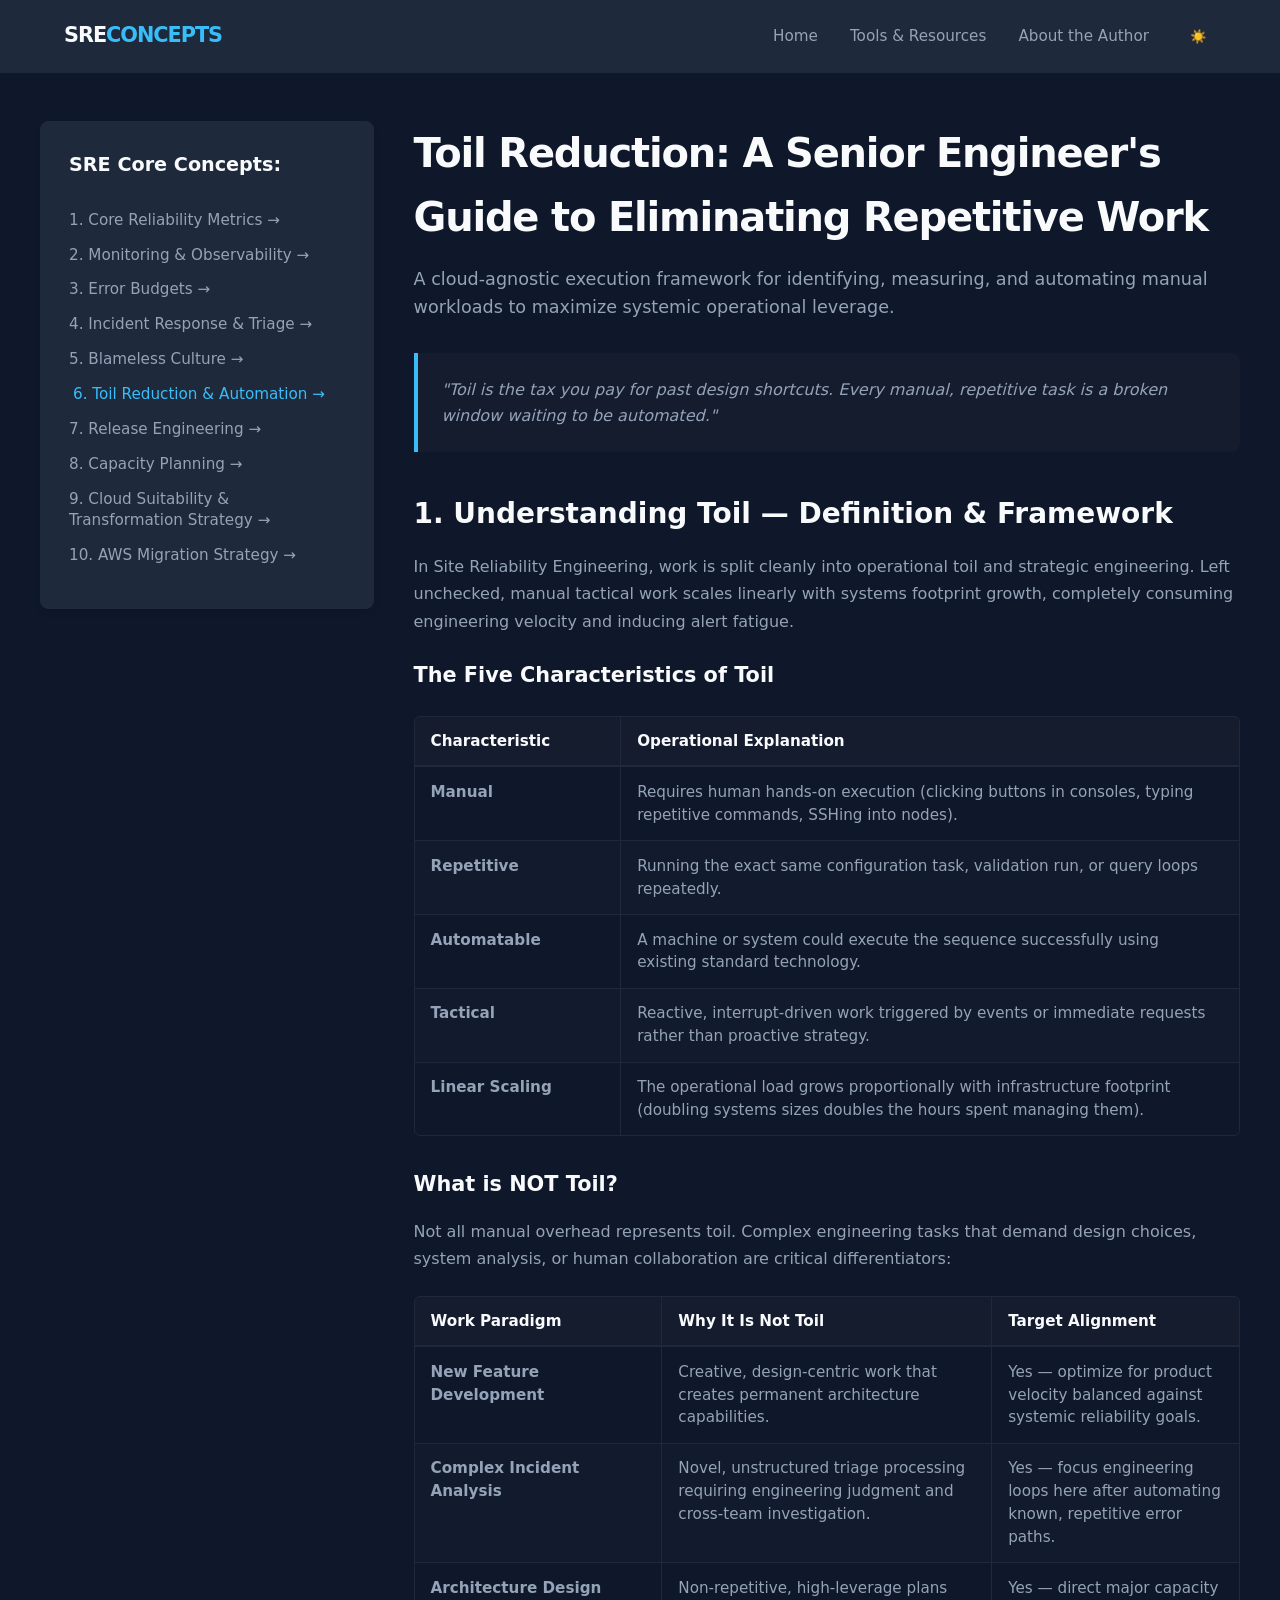
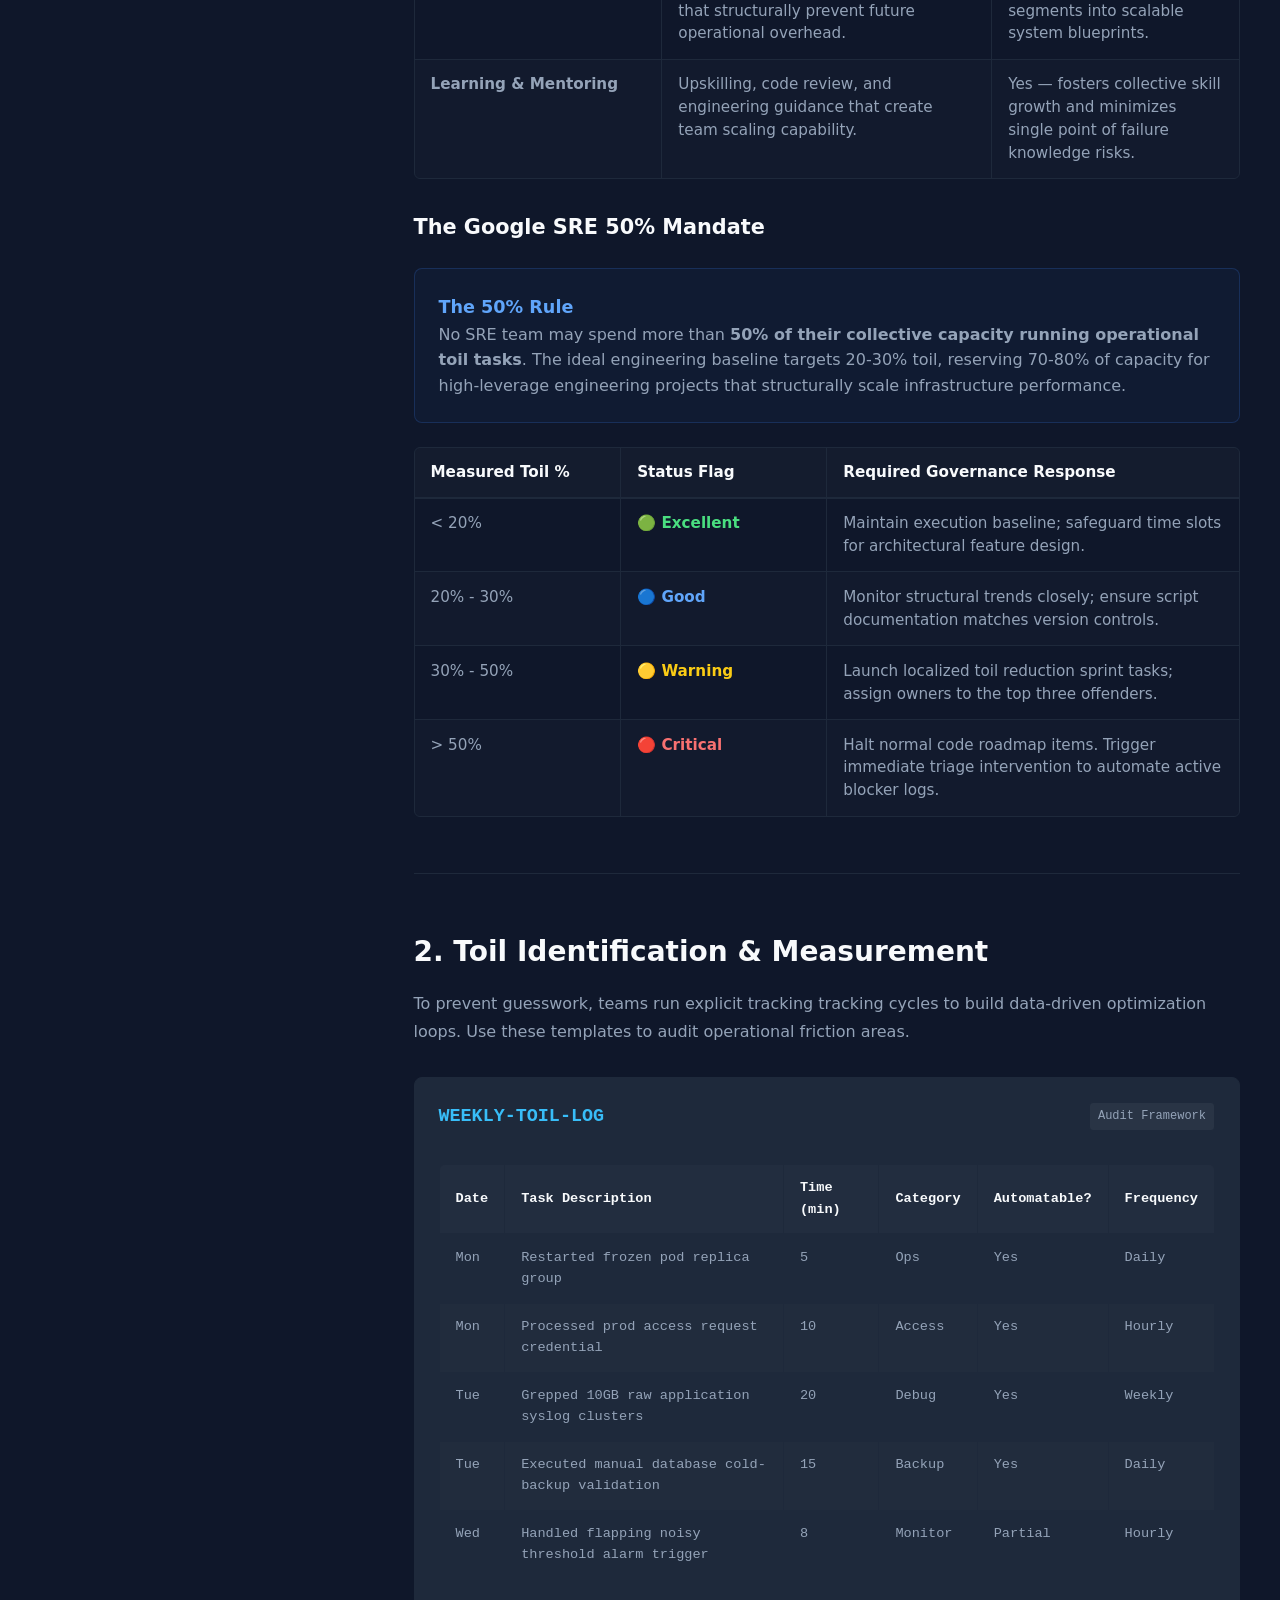
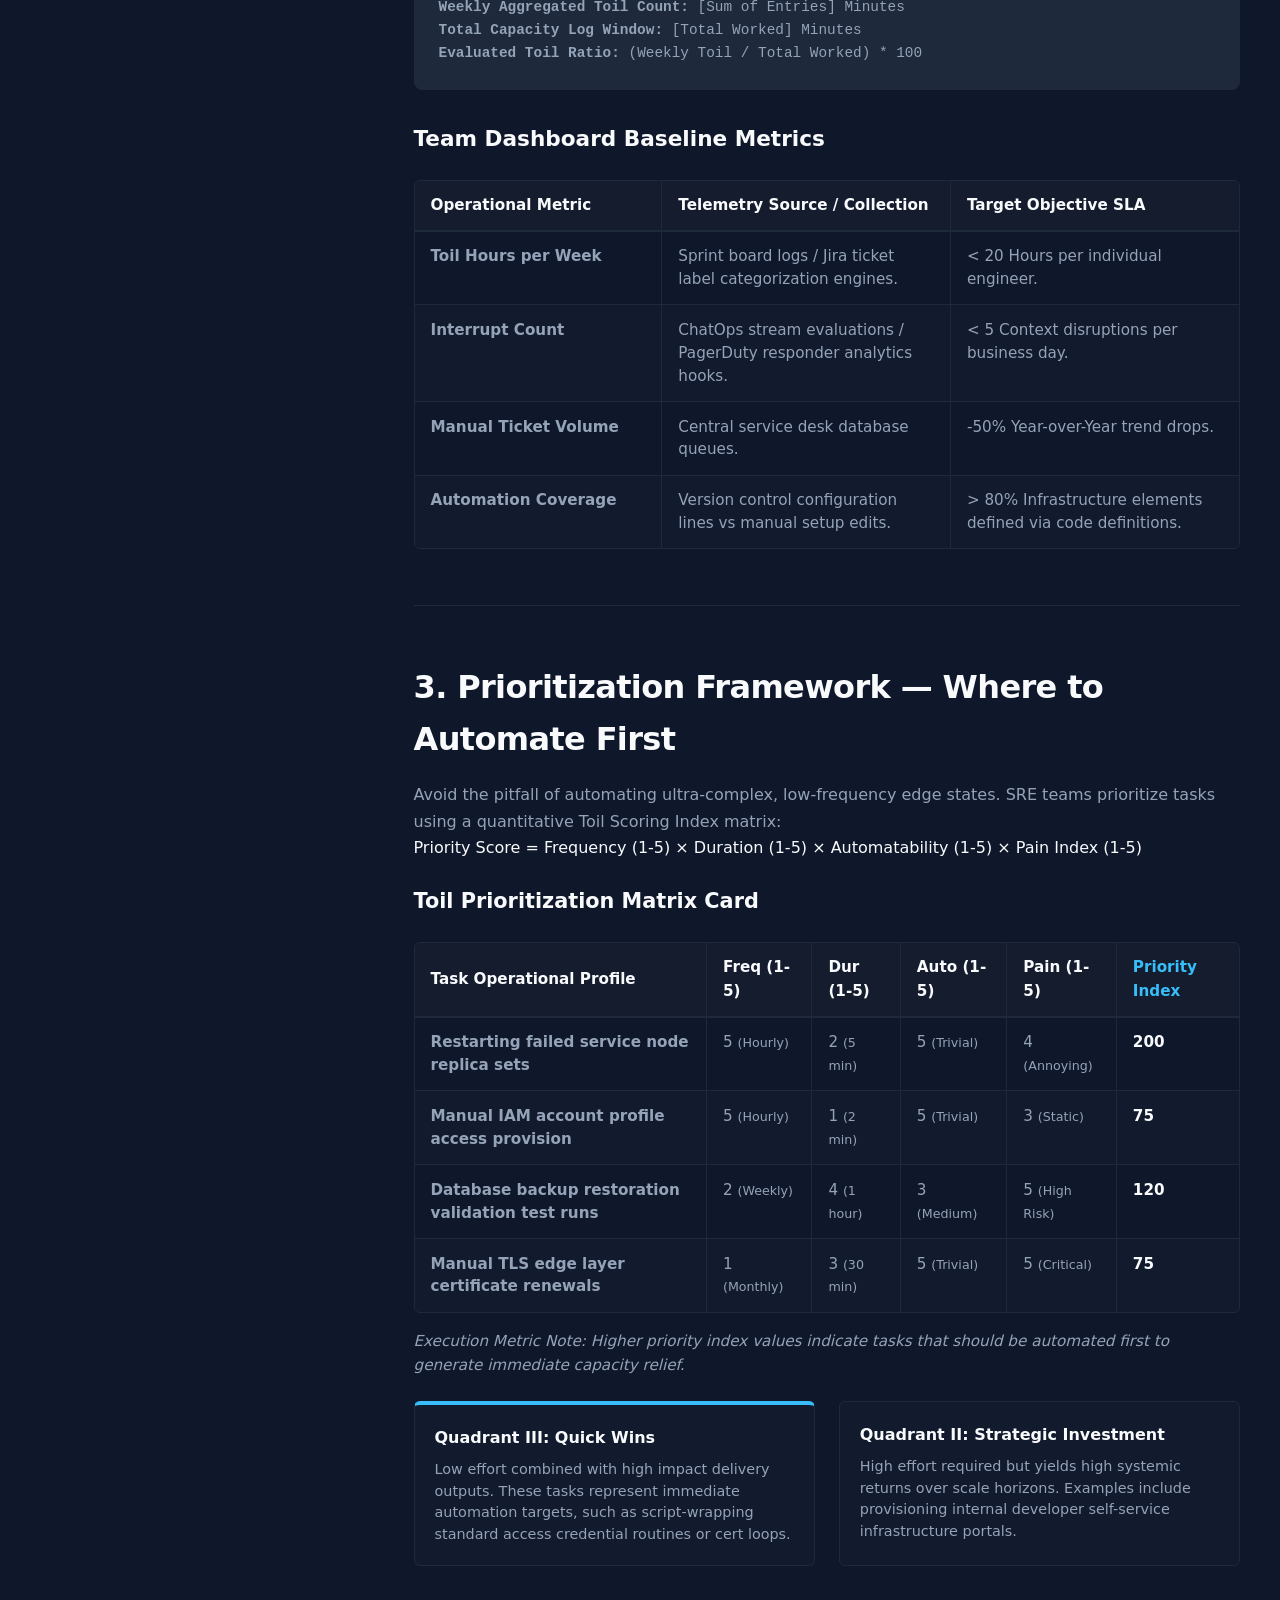
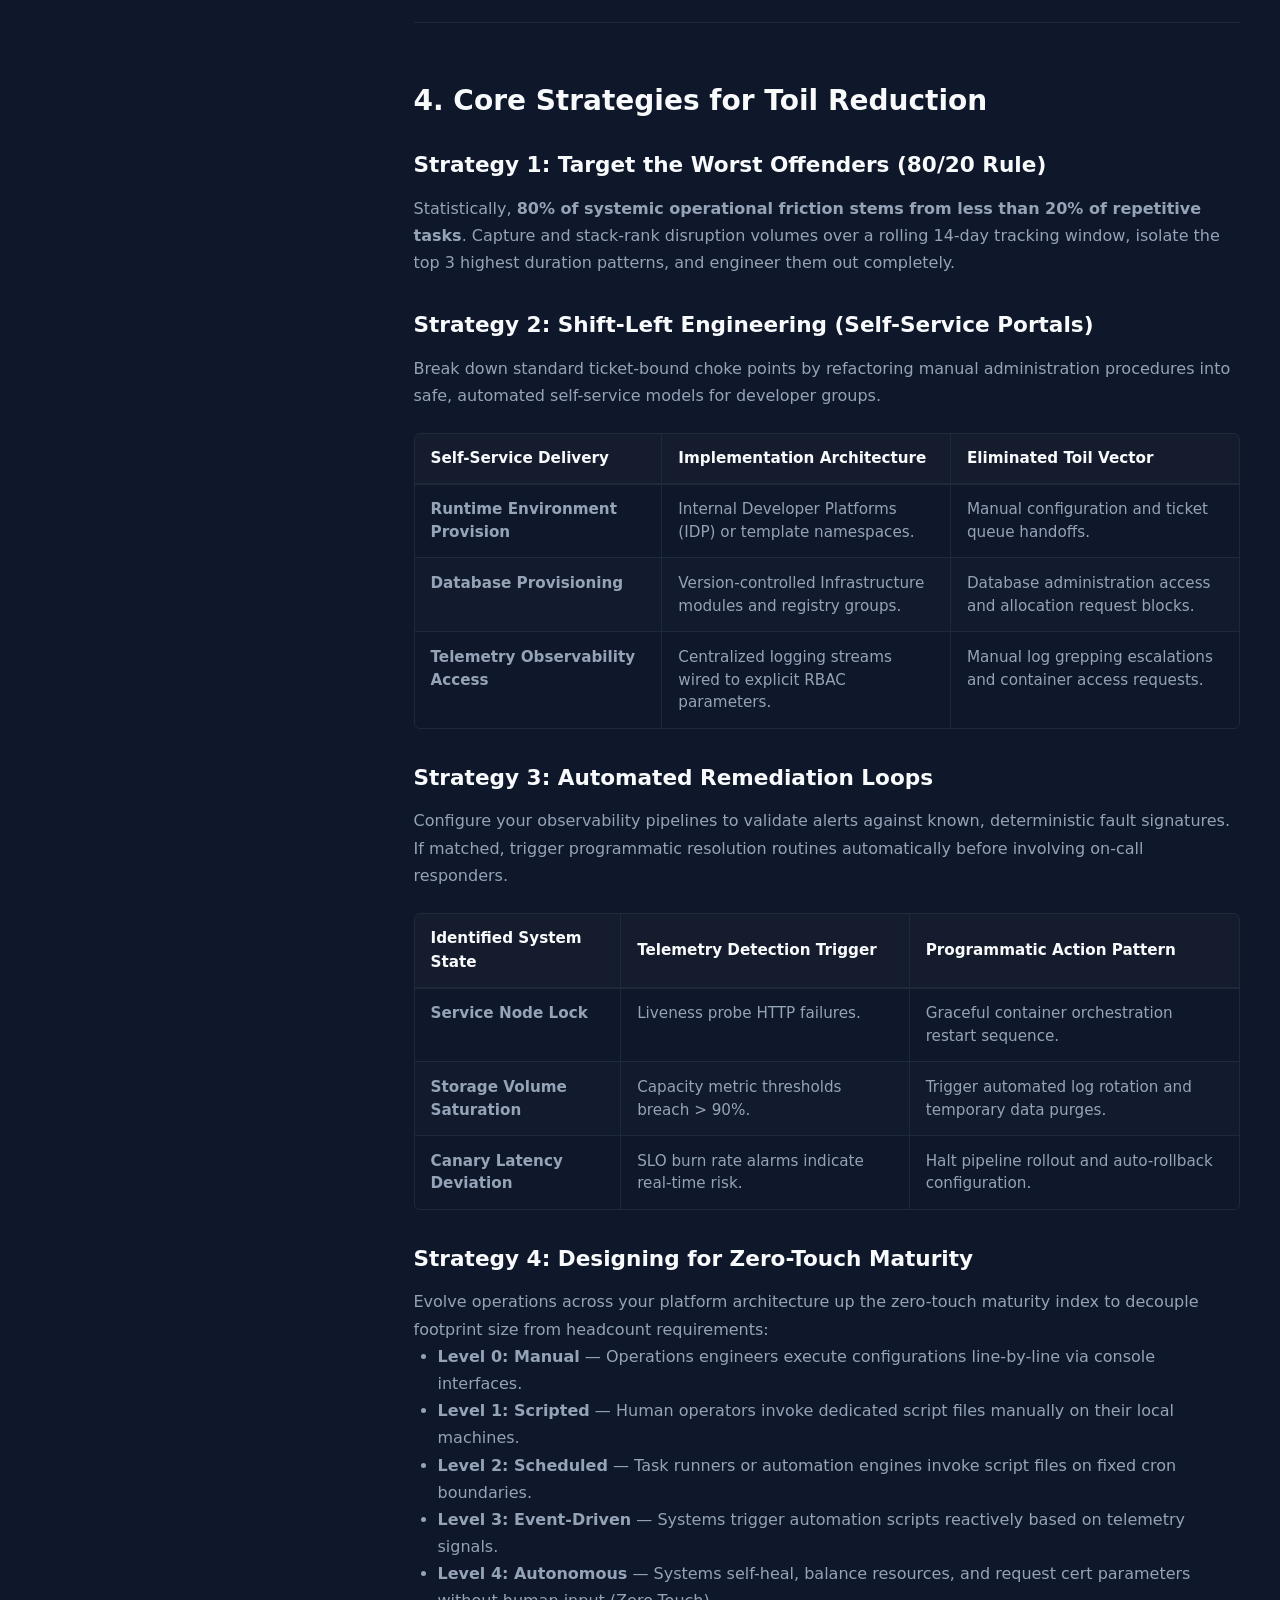
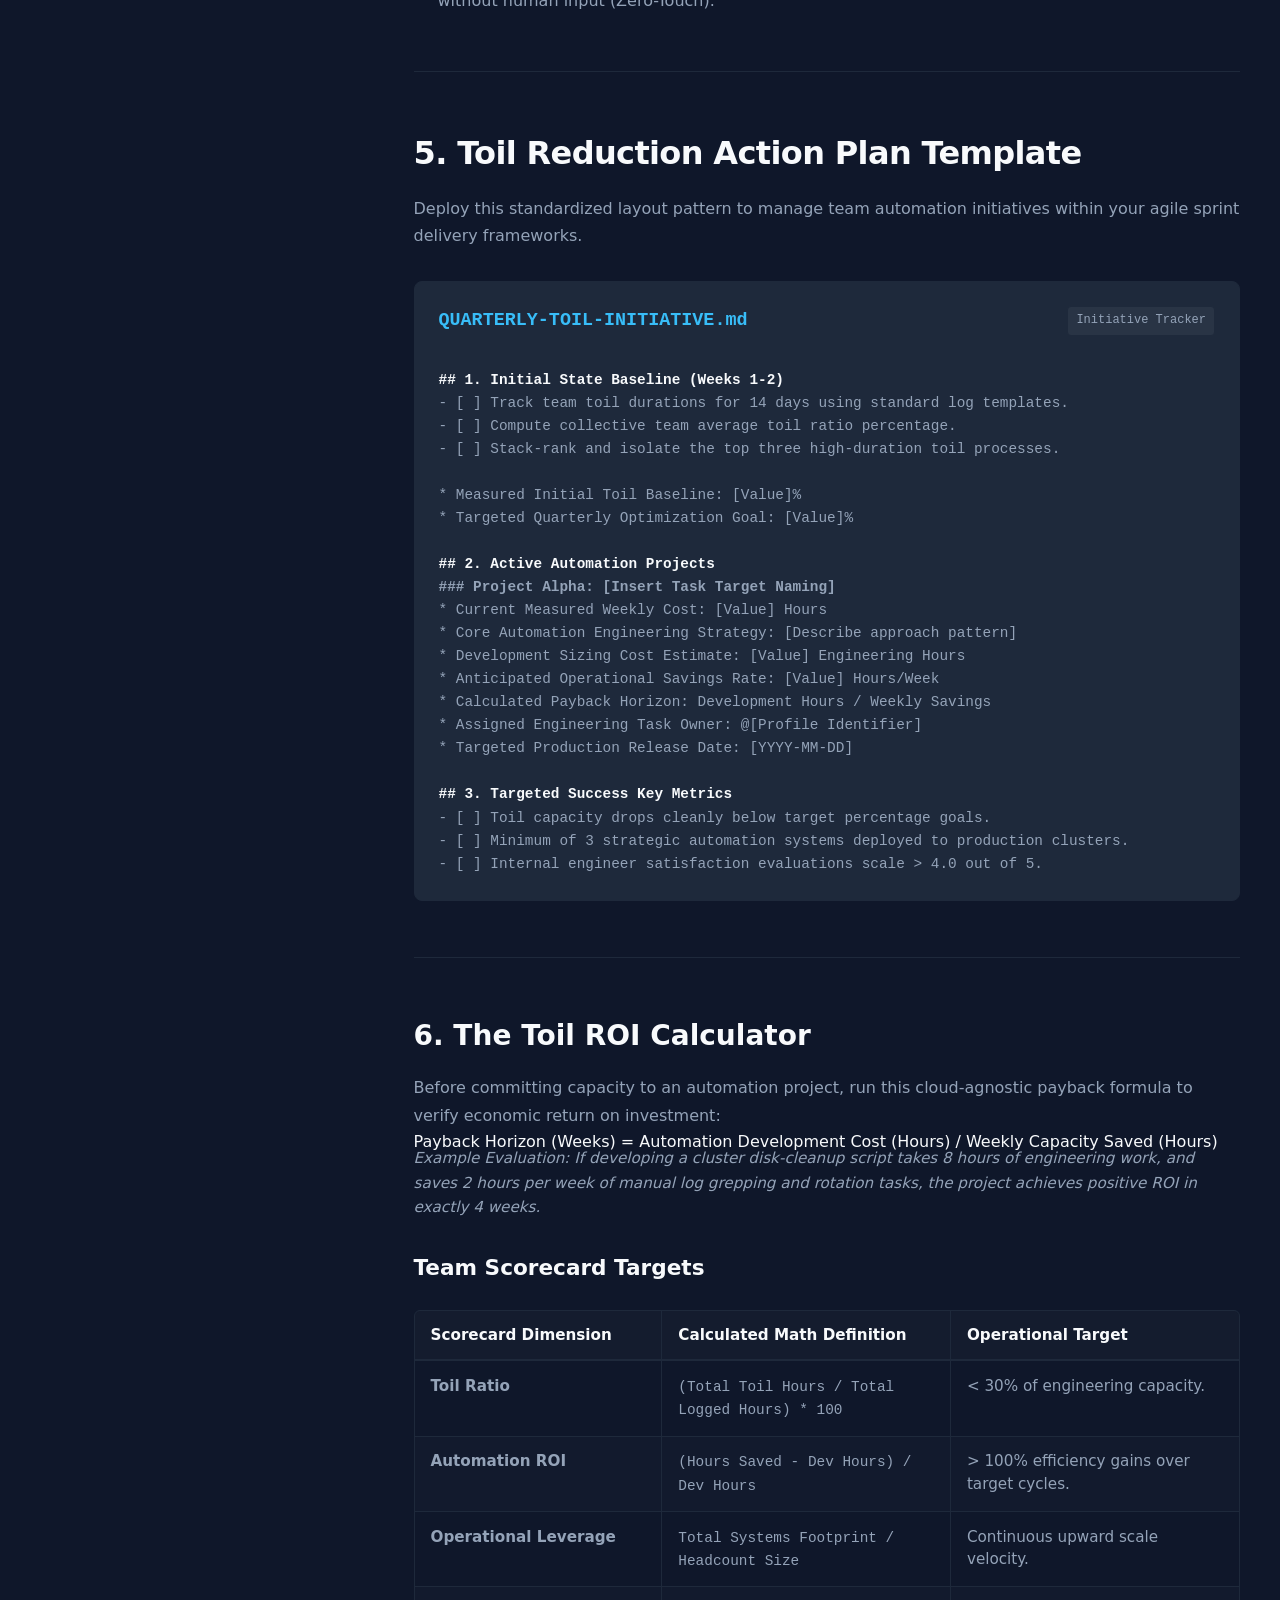
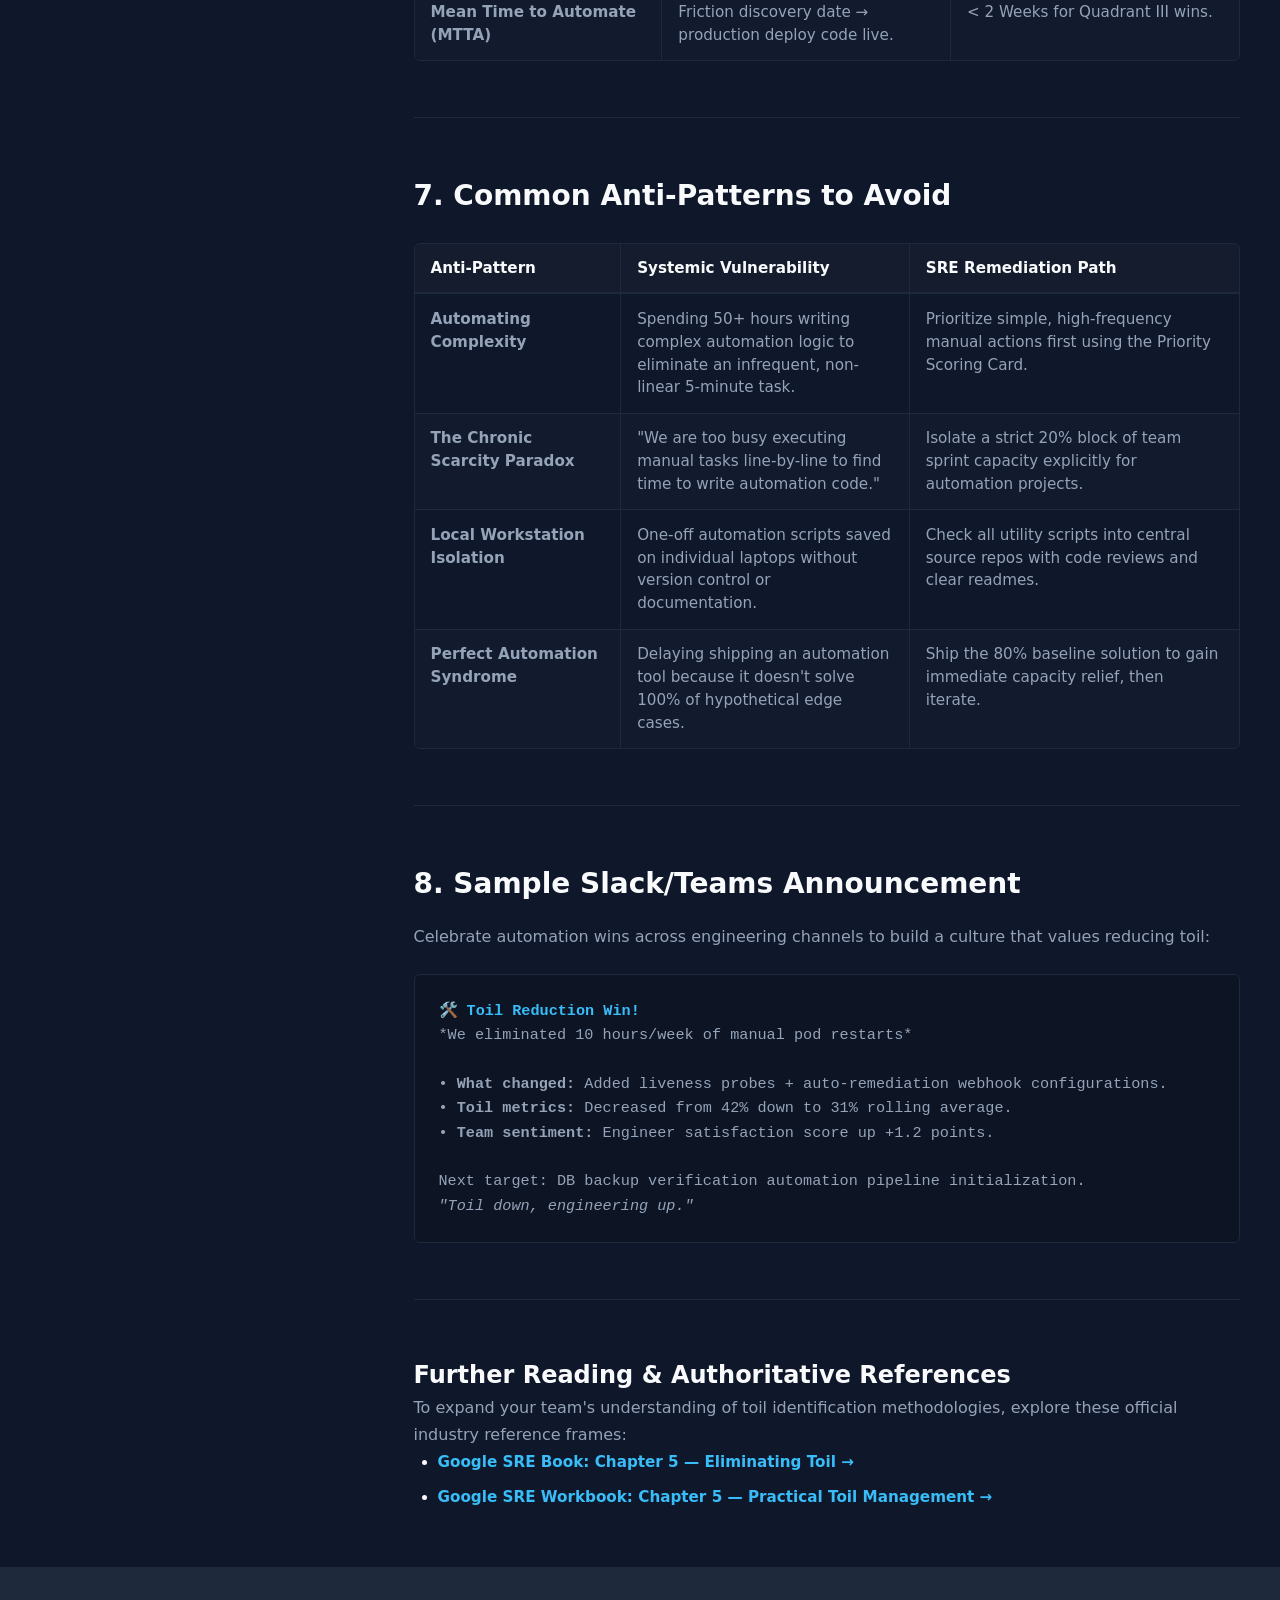
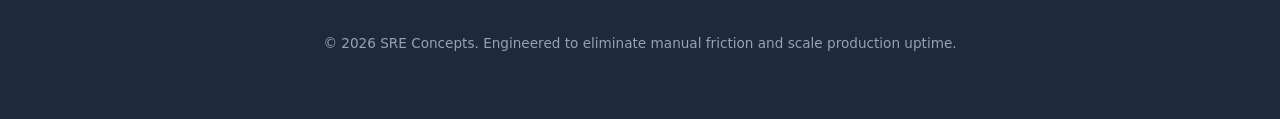
<file: toil-reduction.html>
<!DOCTYPE html>
<html lang="en" data-theme="dark">
<head>
    <meta charset="UTF-8">
    <meta name="viewport" content="width=device-width, initial-scale=1.0">
    <title>Toil Reduction &amp; Automation | SRE Concepts</title>
    <meta name="description" content="A senior engineer's guide to identifying, measuring, prioritizing, and eliminating engineering toil and repetitive manual work.">
    <link rel="stylesheet" href="css/styles.css">
    <style>
        /* Two-column layout configuration */
        .page-layout-container {
            display: flex;
            flex-wrap: wrap;
            gap: 2.5rem;
            align-items: flex-start;
        }

        /* Sticky Left Sidebar Panel */
        .left-sidebar {
            flex: 1;
            min-width: 280px;
            max-width: 340px;
            background-color: var(--bg-secondary);
            border: 1px solid var(--border-color);
            border-radius: 0.5rem;
            padding: 1.75rem;
            box-shadow: 0 4px 6px -1px rgba(0, 0, 0, 0.1);
            position: sticky;
            top: 2rem;
        }

        .left-sidebar h3 {
            font-size: 1.2rem;
            margin-bottom: 1.25rem;
            padding-bottom: 0.5rem;
            border-bottom: 1px solid var(--border-color);
            color: var(--text-primary);
            font-weight: 700;
        }

        .sidebar-links {
            list-style: none;
            padding: 0;
            margin: 0;
        }

        .sidebar-links li {
            margin-bottom: 0.85rem;
        }

        .sidebar-links a {
            color: var(--text-secondary);
            text-decoration: none;
            font-size: 0.95rem;
            font-weight: 500;
            transition: color 0.2s ease, transform 0.2s ease;
            display: block;
            line-height: 1.4;
        }

        .sidebar-links a:hover, .sidebar-links a.active {
            color: var(--accent-color);
            transform: translateX(4px);
        }

        /* Right Content Area */
        .main-content-area {
            flex: 3;
            min-width: 320px;
        }

        /* Callout Text blocks */
        .quote-box {
            background-color: rgba(255, 255, 255, 0.02);
            border-left: 4px solid var(--accent-color);
            padding: 1.5rem;
            border-radius: 0 0.5rem 0.5rem 0;
            margin: 1.5rem 0;
            font-style: italic;
            color: var(--text-secondary);
            line-height: 1.6;
        }

        /* Artifact templates visualization */
        .template-card {
            background-color: var(--bg-secondary);
            border: 1px solid var(--border-color);
            border-radius: 0.5rem;
            padding: 1.5rem;
            margin: 2rem 0;
        }

        .template-header {
            display: flex;
            justify-content: space-between;
            align-items: center;
            border-bottom: 1px solid var(--border-color);
            padding-bottom: 0.75rem;
            margin-bottom: 1.25rem;
        }

        .template-title {
            font-size: 1.15rem;
            font-weight: 700;
            color: var(--accent-color);
            margin: 0;
            font-family: monospace;
        }

        .template-badge {
            background-color: rgba(255, 255, 255, 0.05);
            border: 1px solid var(--border-color);
            padding: 0.25rem 0.5rem;
            border-radius: 0.25rem;
            font-size: 0.75rem;
            font-family: monospace;
            color: var(--text-secondary);
        }

        /* SRE Table configurations */
        .sre-table-wrapper {
            overflow-x: auto;
            margin: 1.5rem 0;
            border: 1px solid var(--border-color);
            border-radius: 0.375rem;
        }

        .sre-table {
            width: 100%;
            border-collapse: collapse;
            font-size: 0.95rem;
            text-align: left;
        }

        .sre-table th {
            background-color: rgba(255, 255, 255, 0.02);
            color: var(--text-primary);
            font-weight: 700;
            padding: 0.75rem 1rem;
            border-bottom: 2px solid var(--border-color);
            border-right: 1px solid var(--border-color);
        }

        .sre-table td {
            padding: 0.85rem 1rem;
            border-bottom: 1px solid var(--border-color);
            border-right: 1px solid var(--border-color);
            color: var(--text-secondary);
            vertical-align: top;
            line-height: 1.5;
        }

        .sre-table tr:last-child td {
            border-bottom: none;
        }

        .sre-table th:last-child, .sre-table td:last-child {
            border-right: none;
        }

        .sre-table tr:nth-child(even) {
            background-color: rgba(255, 255, 255, 0.01);
        }

        /* Split-column layouts for comparison modules */
        .split-row {
            display: flex;
            gap: 1.5rem;
            margin: 1.5rem 0;
        }

        .split-box {
            flex: 1;
            padding: 1.25rem;
            border-radius: 0.375rem;
            border: 1px solid var(--border-color);
            background-color: rgba(255, 255, 255, 0.01);
        }

        .split-box h5 {
            margin-top: 0;
            margin-bottom: 0.5rem;
            font-size: 1rem;
            color: var(--text-primary);
        }

        code-view {
            display: block;
            background-color: rgba(0, 0, 0, 0.2);
            border: 1px solid var(--border-color);
            border-radius: 0.25rem;
            padding: 1rem;
            font-family: 'Courier New', Courier, monospace;
            font-size: 0.9rem;
            color: #e2e8f0;
            overflow-x: auto;
            white-space: pre;
            margin-top: 0.5rem;
        }

        .section-divider {
            border: 0;
            height: 1px;
            background: var(--border-color);
            margin: 3.5rem 0;
        }

        @media (max-width: 991px) {
            .left-sidebar {
                max-width: 100%;
                flex: 1 1 100%;
                position: relative;
                top: 0;
                margin-bottom: 2rem;
            }
            .main-content-area {
                flex: 1 1 100%;
            }
            .split-row {
                flex-direction: column;
                gap: 1rem;
            }
        }
    </style>
</head>
<body>

    <header>
        <div class="container nav-container">
            <a href="index.html" class="logo">SRE<span>CONCEPTS</span></a>
            <button class="hamburger" id="menu-toggle" aria-label="Toggle Menu">
                <span></span>
                <span></span>
                <span></span>
            </button>
            <ul class="nav-links" id="nav-links">
                <li><a href="index.html">Home</a></li>
                <li><a href="tools-resources.html">Tools &amp; Resources</a></li>
                <li><a href="about.html">About the Author</a></li>
                <li>
                    <button class="theme-toggle-btn" id="theme-toggle" aria-label="Toggle Theme">☀️</button>
                </li>
            </ul>
        </div>
    </header>

    <div class="container" style="padding: 3rem 0;">
        <div class="page-layout-container">
            
            <nav class="left-sidebar" aria-label="SRE Concepts Content Navigation">
                <h3>SRE Core Concepts:</h3>
                <ul class="sidebar-links">
                    <li><a href="core-metrics.html">1. Core Reliability Metrics &rarr;</a></li>
                    <li><a href="observability.html">2. Monitoring &amp; Observability &rarr;</a></li>
                    <li><a href="error-budgets.html">3. Error Budgets &rarr;</a></li>
                    <li><a href="incident-response.html">4. Incident Response &amp; Triage &rarr;</a></li>
                    <li><a href="blameless-postmortems.html">5. Blameless Culture &rarr;</a></li>
                    <li><a href="toil-reduction.html" class="active">6. Toil Reduction &amp; Automation &rarr;</a></li>
                    <li><a href="release-engineering.html">7. Release Engineering &rarr;</a></li>
                    <li><a href="capacity-planning.html">8. Capacity Planning &rarr;</a></li>
                    <li><a href="Cloud-Suitability-And-Transformation-Strategy-Assessment-Tool.html">9. Cloud Suitability &amp; Transformation Strategy &rarr;</a></li>
                    <li><a href="aws-migration.html">10. AWS Migration Strategy &rarr;</a></li>
                </ul>
            </nav>

            <main class="main-content-area">
                <h1 style="font-size: 2.5rem; margin-bottom: 1rem; font-weight: 800; letter-spacing: -0.03em;">
                    Toil Reduction: A Senior Engineer's Guide to Eliminating Repetitive Work
                </h1>
                <p style="font-size: 1.1rem; color: var(--text-secondary); line-height: 1.6; margin-bottom: 2rem;">
                    A cloud-agnostic execution framework for identifying, measuring, and automating manual workloads to maximize systemic operational leverage.
                </p>

                <div class="quote-box">
                    "Toil is the tax you pay for past design shortcuts. Every manual, repetitive task is a broken window waiting to be automated."
                </div>

                <h2 style="font-size: 1.75rem; margin-top: 2.5rem; margin-bottom: 1rem; font-weight: 700;">1. Understanding Toil — Definition &amp; Framework</h2>
                <p style="color: var(--text-secondary); line-height: 1.7;">
                    In Site Reliability Engineering, work is split cleanly into operational toil and strategic engineering. Left unchecked, manual tactical work scales linearly with systems footprint growth, completely consuming engineering velocity and inducing alert fatigue.
                </p>

                <h3 style="font-size: 1.3rem; margin-top: 1.5rem; margin-bottom: 1rem; font-weight: 700;">The Five Characteristics of Toil</h3>
                <div class="sre-table-wrapper">
                    <table class="sre-table">
                        <thead>
                            <tr>
                                <th style="width: 25%;">Characteristic</th>
                                <th>Operational Explanation</th>
                            </tr>
                        </thead>
                        <tbody>
                            <tr>
                                <td><strong>Manual</strong></td>
                                <td>Requires human hands-on execution (clicking buttons in consoles, typing repetitive commands, SSHing into nodes).</td>
                            </tr>
                            <tr>
                                <td><strong>Repetitive</strong></td>
                                <td>Running the exact same configuration task, validation run, or query loops repeatedly.</td>
                            </tr>
                            <tr>
                                <td><strong>Automatable</strong></td>
                                <td>A machine or system could execute the sequence successfully using existing standard technology.</td>
                            </tr>
                            <tr>
                                <td><strong>Tactical</strong></td>
                                <td>Reactive, interrupt-driven work triggered by events or immediate requests rather than proactive strategy.</td>
                            </tr>
                            <tr>
                                <td><strong>Linear Scaling</strong></td>
                                <td>The operational load grows proportionally with infrastructure footprint (doubling systems sizes doubles the hours spent managing them).</td>
                            </tr>
                        </tbody>
                    </table>
                </div>

                <h3 style="font-size: 1.3rem; margin-top: 2rem; margin-bottom: 1rem; font-weight: 700;">What is NOT Toil?</h3>
                <p style="color: var(--text-secondary); line-height: 1.7;">
                    Not all manual overhead represents toil. Complex engineering tasks that demand design choices, system analysis, or human collaboration are critical differentiators:
                </p>
                <div class="sre-table-wrapper">
                    <table class="sre-table">
                        <thead>
                            <tr>
                                <th style="width: 30%;">Work Paradigm</th>
                                <th style="width: 40%;">Why It Is Not Toil</th>
                                <th style="width: 30%;">Target Alignment</th>
                            </tr>
                        </thead>
                        <tbody>
                            <tr>
                                <td><strong>New Feature Development</strong></td>
                                <td>Creative, design-centric work that creates permanent architecture capabilities.</td>
                                <td>Yes — optimize for product velocity balanced against systemic reliability goals.</td>
                            </tr>
                            <tr>
                                <td><strong>Complex Incident Analysis</strong></td>
                                <td>Novel, unstructured triage processing requiring engineering judgment and cross-team investigation.</td>
                                <td>Yes — focus engineering loops here after automating known, repetitive error paths.</td>
                            </tr>
                            <tr>
                                <td><strong>Architecture Design</strong></td>
                                <td>Non-repetitive, high-leverage plans that structurally prevent future operational overhead.</td>
                                <td>Yes — direct major capacity segments into scalable system blueprints.</td>
                            </tr>
                            <tr>
                                <td><strong>Learning &amp; Mentoring</strong></td>
                                <td>Upskilling, code review, and engineering guidance that create team scaling capability.</td>
                                <td>Yes — fosters collective skill growth and minimizes single point of failure knowledge risks.</td>
                            </tr>
                        </tbody>
                    </table>
                </div>

                <h3 style="font-size: 1.3rem; margin-top: 2rem; margin-bottom: 1rem; font-weight: 700;">The Google SRE 50% Mandate</h3>
                <div style="background-color: rgba(59, 130, 246, 0.04); border: 1px solid rgba(59, 130, 246, 0.2); padding: 1.5rem; border-radius: 0.5rem; margin: 1.5rem 0;">
                    <p style="margin-top: 0; font-weight: 700; color: #60a5fa; font-size: 1.1rem;">The 50% Rule</p>
                    <p style="color: var(--text-secondary); margin-bottom: 0; line-height: 1.6;">
                        No SRE team may spend more than <strong>50% of their collective capacity running operational toil tasks</strong>. The ideal engineering baseline targets 20-30% toil, reserving 70-80% of capacity for high-leverage engineering projects that structurally scale infrastructure performance.
                    </p>
                </div>

                <div class="sre-table-wrapper">
                    <table class="sre-table">
                        <thead>
                            <tr>
                                <th style="width: 25%;">Measured Toil %</th>
                                <th style="width: 25%;">Status Flag</th>
                                <th>Required Governance Response</th>
                            </tr>
                        </thead>
                        <tbody>
                            <tr>
                                <td>&lt; 20%</td>
                                <td style="color: #4ade80; font-weight: bold;">🟢 Excellent</td>
                                <td>Maintain execution baseline; safeguard time slots for architectural feature design.</td>
                            </tr>
                            <tr>
                                <td>20% - 30%</td>
                                <td style="color: #60a5fa; font-weight: bold;">🔵 Good</td>
                                <td>Monitor structural trends closely; ensure script documentation matches version controls.</td>
                            </tr>
                            <tr>
                                <td>30% - 50%</td>
                                <td style="color: #facc15; font-weight: bold;">🟡 Warning</td>
                                <td>Launch localized toil reduction sprint tasks; assign owners to the top three offenders.</td>
                            </tr>
                            <tr>
                                <td>&gt; 50%</td>
                                <td style="color: #f87171; font-weight: bold;">🔴 Critical</td>
                                <td>Halt normal code roadmap items. Trigger immediate triage intervention to automate active blocker logs.</td>
                            </tr>
                        </tbody>
                    </table>
                </div>

                <hr class="section-divider">

                <h2 style="font-size: 1.75rem; margin-top: 0; margin-bottom: 1rem; font-weight: 700;">2. Toil Identification &amp; Measurement</h2>
                <p style="color: var(--text-secondary); line-height: 1.7;">
                    To prevent guesswork, teams run explicit tracking tracking cycles to build data-driven optimization loops. Use these templates to audit operational friction areas.
                </p>

                <div class="template-card">
                    <div class="template-header">
                        <h4 class="template-title">WEEKLY-TOIL-LOG</h4>
                        <span class="template-badge">Audit Framework</span>
                    </div>
                    <div class="sre-table-wrapper" style="margin: 0 0 1rem 0;">
                        <table class="sre-table" style="font-family: monospace; font-size: 0.85rem;">
                            <thead>
                                <tr>
                                    <th>Date</th>
                                    <th>Task Description</th>
                                    <th>Time (min)</th>
                                    <th>Category</th>
                                    <th>Automatable?</th>
                                    <th>Frequency</th>
                                </tr>
                            </thead>
                            <tbody>
                                <tr>
                                    <td>Mon</td>
                                    <td>Restarted frozen pod replica group</td>
                                    <td>5</td>
                                    <td>Ops</td>
                                    <td>Yes</td>
                                    <td>Daily</td>
                                </tr>
                                <tr>
                                    <td>Mon</td>
                                    <td>Processed prod access request credential</td>
                                    <td>10</td>
                                    <td>Access</td>
                                    <td>Yes</td>
                                    <td>Hourly</td>
                                </tr>
                                <tr>
                                    <td>Tue</td>
                                    <td>Grepped 10GB raw application syslog clusters</td>
                                    <td>20</td>
                                    <td>Debug</td>
                                    <td>Yes</td>
                                    <td>Weekly</td>
                                </tr>
                                <tr>
                                    <td>Tue</td>
                                    <td>Executed manual database cold-backup validation</td>
                                    <td>15</td>
                                    <td>Backup</td>
                                    <td>Yes</td>
                                    <td>Daily</td>
                                </tr>
                                <tr>
                                    <td>Wed</td>
                                    <td>Handled flapping noisy threshold alarm trigger</td>
                                    <td>8</td>
                                    <td>Monitor</td>
                                    <td>Partial</td>
                                    <td>Hourly</td>
                                </tr>
                            </tbody>
                        </table>
                    </div>
                    <div style="font-family: monospace; font-size: 0.9rem; line-height: 1.6; color: var(--text-secondary);">
                        <strong>Weekly Aggregated Toil Count:</strong> [Sum of Entries] Minutes<br>
                        <strong>Total Capacity Log Window:</strong> [Total Worked] Minutes<br>
                        <strong>Evaluated Toil Ratio:</strong> (Weekly Toil / Total Worked) * 100
                    </div>
                </div>

                <h3 style="font-size: 1.35rem; margin-top: 2rem; margin-bottom: 1rem; font-weight: 700;">Team Dashboard Baseline Metrics</h3>
                <div class="sre-table-wrapper">
                    <table class="sre-table">
                        <thead>
                            <tr>
                                <th style="width: 30%;">Operational Metric</th>
                                <th style="width: 35%;">Telemetry Source / Collection</th>
                                <th style="width: 35%;">Target Objective SLA</th>
                            </tr>
                        </thead>
                        <tbody>
                            <tr>
                                <td><strong>Toil Hours per Week</strong></td>
                                <td>Sprint board logs / Jira ticket label categorization engines.</td>
                                <td>&lt; 20 Hours per individual engineer.</td>
                            </tr>
                            <tr>
                                <td><strong>Interrupt Count</strong></td>
                                <td>ChatOps stream evaluations / PagerDuty responder analytics hooks.</td>
                                <td>&lt; 5 Context disruptions per business day.</td>
                            </tr>
                            <tr>
                                <td><strong>Manual Ticket Volume</strong></td>
                                <td>Central service desk database queues.</td>
                                <td>-50% Year-over-Year trend drops.</td>
                            </tr>
                            <tr>
                                <td><strong>Automation Coverage</strong></td>
                                <td>Version control configuration lines vs manual setup edits.</td>
                                <td>&gt; 80% Infrastructure elements defined via code definitions.</td>
                            </tr>
                        </tbody>
                    </table>
                </div>

                <hr class="section-divider">

                <h2 style="font-size: 2rem; margin-top: 0; margin-bottom: 1rem; font-weight: 800; letter-spacing: -0.02em;">3. Prioritization Framework — Where to Automate First</h2>
                <p style="color: var(--text-secondary); line-height: 1.7;">
                    Avoid the pitfall of automating ultra-complex, low-frequency edge states. SRE teams prioritize tasks using a quantitative Toil Scoring Index matrix:
                </p>

                <div class="formula-box">
                    Priority Score = Frequency (1-5) &times; Duration (1-5) &times; Automatability (1-5) &times; Pain Index (1-5)
                </div>

                <h3 style="font-size: 1.3rem; margin-top: 1.5rem; margin-bottom: 1rem; font-weight: 700;">Toil Prioritization Matrix Card</h3>
                <div class="sre-table-wrapper">
                    <table class="sre-table">
                        <thead>
                            <tr>
                                <th>Task Operational Profile</th>
                                <th>Freq (1-5)</th>
                                <th>Dur (1-5)</th>
                                <th>Auto (1-5)</th>
                                <th>Pain (1-5)</th>
                                <th style="color: var(--accent-color);">Priority Index</th>
                            </tr>
                        </thead>
                        <tbody>
                            <tr>
                                <td><strong>Restarting failed service node replica sets</strong></td>
                                <td>5 <small>(Hourly)</small></td>
                                <td>2 <small>(5 min)</small></td>
                                <td>5 <small>(Trivial)</small></td>
                                <td>4 <small>(Annoying)</small></td>
                                <td style="font-weight: bold; color: var(--text-primary);">200</td>
                            </tr>
                            <tr>
                                <td><strong>Manual IAM account profile access provision</strong></td>
                                <td>5 <small>(Hourly)</small></td>
                                <td>1 <small>(2 min)</small></td>
                                <td>5 <small>(Trivial)</small></td>
                                <td>3 <small>(Static)</small></td>
                                <td style="font-weight: bold; color: var(--text-primary);">75</td>
                            </tr>
                            <tr>
                                <td><strong>Database backup restoration validation test runs</strong></td>
                                <td>2 <small>(Weekly)</small></td>
                                <td>4 <small>(1 hour)</small></td>
                                <td>3 <small>(Medium)</small></td>
                                <td>5 <small>(High Risk)</small></td>
                                <td style="font-weight: bold; color: var(--text-primary);">120</td>
                            </tr>
                            <tr>
                                <td><strong>Manual TLS edge layer certificate renewals</strong></td>
                                <td>1 <small>(Monthly)</small></td>
                                <td>3 <small>(30 min)</small></td>
                                <td>5 <small>(Trivial)</small></td>
                                <td>5 <small>(Critical)</small></td>
                                <td style="font-weight: bold; color: var(--text-primary);">75</td>
                            </tr>
                        </tbody>
                    </table>
                </div>
                <p style="color: var(--text-secondary); font-size: 0.95rem; font-style: italic; margin-top: -0.5rem;">
                    Execution Metric Note: Higher priority index values indicate tasks that should be automated first to generate immediate capacity relief.
                </p>

                <div class="split-row">
                    <div class="split-box" style="border-top: 4px solid var(--accent-color);">
                        <h5>Quadrant III: Quick Wins</h5>
                        <p style="color: var(--text-secondary); font-size: 0.9rem; margin: 0; line-height: 1.5;">
                            Low effort combined with high impact delivery outputs. These tasks represent immediate automation targets, such as script-wrapping standard access credential routines or cert loops.
                        </p>
                    </div>
                    <div class="split-box">
                        <h5>Quadrant II: Strategic Investment</h5>
                        <p style="color: var(--text-secondary); font-size: 0.9rem; margin: 0; line-height: 1.5;">
                            High effort required but yields high systemic returns over scale horizons. Examples include provisioning internal developer self-service infrastructure portals.
                        </p>
                    </div>
                </div>

                <hr class="section-divider">

                <h2 style="font-size: 1.75rem; margin-top: 0; margin-bottom: 1rem; font-weight: 700;">4. Core Strategies for Toil Reduction</h2>
                
                <h3 style="font-size: 1.35rem; margin-top: 1.5rem; margin-bottom: 0.75rem; font-weight: 700;">Strategy 1: Target the Worst Offenders (80/20 Rule)</h3>
                <p style="color: var(--text-secondary); line-height: 1.7;">
                    Statistically, <strong>80% of systemic operational friction stems from less than 20% of repetitive tasks</strong>. Capture and stack-rank disruption volumes over a rolling 14-day tracking window, isolate the top 3 highest duration patterns, and engineer them out completely.
                </p>

                <h3 style="font-size: 1.35rem; margin-top: 2rem; margin-bottom: 0.75rem; font-weight: 700;">Strategy 2: Shift-Left Engineering (Self-Service Portals)</h3>
                <p style="color: var(--text-secondary); line-height: 1.7;">
                    Break down standard ticket-bound choke points by refactoring manual administration procedures into safe, automated self-service models for developer groups.
                </p>
                <div class="sre-table-wrapper">
                    <table class="sre-table">
                        <thead>
                            <tr>
                                <th style="width: 30%;">Self-Service Delivery</th>
                                <th style="width: 35%;">Implementation Architecture</th>
                                <th style="width: 35%;">Eliminated Toil Vector</th>
                            </tr>
                        </thead>
                        <tbody>
                            <tr>
                                <td><strong>Runtime Environment Provision</strong></td>
                                <td>Internal Developer Platforms (IDP) or template namespaces.</td>
                                <td>Manual configuration and ticket queue handoffs.</td>
                            </tr>
                            <tr>
                                <td><strong>Database Provisioning</strong></td>
                                <td>Version-controlled Infrastructure modules and registry groups.</td>
                                <td>Database administration access and allocation request blocks.</td>
                            </tr>
                            <tr>
                                <td><strong>Telemetry Observability Access</strong></td>
                                <td>Centralized logging streams wired to explicit RBAC parameters.</td>
                                <td>Manual log grepping escalations and container access requests.</td>
                            </tr>
                        </tbody>
                    </table>
                </div>

                <h3 style="font-size: 1.35rem; margin-top: 2rem; margin-bottom: 0.75rem; font-weight: 700;">Strategy 3: Automated Remediation Loops</h3>
                <p style="color: var(--text-secondary); line-height: 1.7;">
                    Configure your observability pipelines to validate alerts against known, deterministic fault signatures. If matched, trigger programmatic resolution routines automatically before involving on-call responders.
                </p>
                <div class="sre-table-wrapper">
                    <table class="sre-table">
                        <thead>
                            <tr>
                                <th style="width: 25%;">Identified System State</th>
                                <th style="width: 35%;">Telemetry Detection Trigger</th>
                                <th style="width: 40%;">Programmatic Action Pattern</th>
                            </tr>
                        </thead>
                        <tbody>
                            <tr>
                                <td><strong>Service Node Lock</strong></td>
                                <td>Liveness probe HTTP failures.</td>
                                <td>Graceful container orchestration restart sequence.</td>
                            </tr>
                            <tr>
                                <td><strong>Storage Volume Saturation</strong></td>
                                <td>Capacity metric thresholds breach &gt; 90%.</td>
                                <td>Trigger automated log rotation and temporary data purges.</td>
                            </tr>
                            <tr>
                                <td><strong>Canary Latency Deviation</strong></td>
                                <td>SLO burn rate alarms indicate real-time risk.</td>
                                <td>Halt pipeline rollout and auto-rollback configuration.</td>
                            </tr>
                        </tbody>
                    </table>
                </div>

                <h3 style="font-size: 1.35rem; margin-top: 2rem; margin-bottom: 0.75rem; font-weight: 700;">Strategy 4: Designing for Zero-Touch Maturity</h3>
                <p style="color: var(--text-secondary); line-height: 1.7;">
                    Evolve operations across your platform architecture up the zero-touch maturity index to decouple footprint size from headcount requirements:
                </p>
                <ul style="padding-left: 1.5rem; color: var(--text-secondary); line-height: 1.7; margin-bottom: 2rem;">
                    <li><strong>Level 0: Manual</strong> — Operations engineers execute configurations line-by-line via console interfaces.</li>
                    <li><strong>Level 1: Scripted</strong> — Human operators invoke dedicated script files manually on their local machines.</li>
                    <li><strong>Level 2: Scheduled</strong> — Task runners or automation engines invoke script files on fixed cron boundaries.</li>
                    <li><strong>Level 3: Event-Driven</strong> — Systems trigger automation scripts reactively based on telemetry signals.</li>
                    <li><strong>Level 4: Autonomous</strong> — Systems self-heal, balance resources, and request cert parameters without human input (Zero-Touch).</li>
                </ul>

                <hr class="section-divider">

                <h2 style="font-size: 2rem; margin-top: 0; margin-bottom: 1rem; font-weight: 800; letter-spacing: -0.02em;">5. Toil Reduction Action Plan Template</h2>
                <p style="color: var(--text-secondary); line-height: 1.7; margin-bottom: 1.5rem;">
                    Deploy this standardized layout pattern to manage team automation initiatives within your agile sprint delivery frameworks.
                </p>

                <div class="template-card">
                    <div class="template-header">
                        <h4 class="template-title">QUARTERLY-TOIL-INITIATIVE.md</h4>
                        <span class="template-badge">Initiative Tracker</span>
                    </div>
                    <div style="font-family: monospace; font-size: 0.9rem; line-height: 1.6; color: var(--text-secondary);">
                        <strong style="color: var(--text-primary);">## 1. Initial State Baseline (Weeks 1-2)</strong><br>
                        - [ ] Track team toil durations for 14 days using standard log templates.<br>
                        - [ ] Compute collective team average toil ratio percentage.<br>
                        - [ ] Stack-rank and isolate the top three high-duration toil processes.<br><br>
                        * Measured Initial Toil Baseline: [Value]%<br>
                        * Targeted Quarterly Optimization Goal: [Value]%<br><br>
                        
                        <strong style="color: var(--text-primary);">## 2. Active Automation Projects</strong><br>
                        <strong>### Project Alpha: [Insert Task Target Naming]</strong><br>
                        * Current Measured Weekly Cost: [Value] Hours<br>
                        * Core Automation Engineering Strategy: [Describe approach pattern]<br>
                        * Development Sizing Cost Estimate: [Value] Engineering Hours<br>
                        * Anticipated Operational Savings Rate: [Value] Hours/Week<br>
                        * Calculated Payback Horizon: Development Hours / Weekly Savings<br>
                        * Assigned Engineering Task Owner: @[Profile Identifier]<br>
                        * Targeted Production Release Date: [YYYY-MM-DD]<br><br>
                        
                        <strong style="color: var(--text-primary);">## 3. Targeted Success Key Metrics</strong><br>
                        - [ ] Toil capacity drops cleanly below target percentage goals.<br>
                        - [ ] Minimum of 3 strategic automation systems deployed to production clusters.<br>
                        - [ ] Internal engineer satisfaction evaluations scale &gt; 4.0 out of 5.
                    </div>
                </div>

                <hr class="section-divider">

                <h2 style="font-size: 1.75rem; margin-top: 0; margin-bottom: 1rem; font-weight: 700;">6. The Toil ROI Calculator</h2>
                <p style="color: var(--text-secondary); line-height: 1.7;">
                    Before committing capacity to an automation project, run this cloud-agnostic payback formula to verify economic return on investment:
                </p>

                <div class="formula-box">
                    Payback Horizon (Weeks) = Automation Development Cost (Hours) / Weekly Capacity Saved (Hours)
                </div>
                <p style="color: var(--text-secondary); font-size: 0.95rem; font-style: italic; margin-top: -0.5rem; margin-bottom: 1.5rem;">
                    Example Evaluation: If developing a cluster disk-cleanup script takes 8 hours of engineering work, and saves 2 hours per week of manual log grepping and rotation tasks, the project achieves positive ROI in exactly 4 weeks.
                </p>

                <h3 style="font-size: 1.35rem; margin-top: 2rem; margin-bottom: 1rem; font-weight: 700;">Team Scorecard Targets</h3>
                <div class="sre-table-wrapper">
                    <table class="sre-table">
                        <thead>
                            <tr>
                                <th style="width: 30%;">Scorecard Dimension</th>
                                <th style="width: 35%;">Calculated Math Definition</th>
                                <th style="width: 35%;">Operational Target</th>
                            </tr>
                        </thead>
                        <tbody>
                            <tr>
                                <td><strong>Toil Ratio</strong></td>
                                <td><code>(Total Toil Hours / Total Logged Hours) * 100</code></td>
                                <td>&lt; 30% of engineering capacity.</td>
                            </tr>
                            <tr>
                                <td><strong>Automation ROI</strong></td>
                                <td><code>(Hours Saved - Dev Hours) / Dev Hours</code></td>
                                <td>&gt; 100% efficiency gains over target cycles.</td>
                            </tr>
                            <tr>
                                <td><strong>Operational Leverage</strong></td>
                                <td><code>Total Systems Footprint / Headcount Size</code></td>
                                <td>Continuous upward scale velocity.</td>
                            </tr>
                            <tr>
                                <td><strong>Mean Time to Automate (MTTA)</strong></td>
                                <td>Friction discovery date &rarr; production deploy code live.</td>
                                <td>&lt; 2 Weeks for Quadrant III wins.</td>
                            </tr>
                        </tbody>
                    </table>
                </div>

                <hr class="section-divider">

                <h2 style="font-size: 1.75rem; margin-top: 0; margin-bottom: 1rem; font-weight: 700;">7. Common Anti-Patterns to Avoid</h2>
                <div class="sre-table-wrapper">
                    <table class="sre-table">
                        <thead>
                            <tr>
                                <th style="width: 25%;">Anti-Pattern</th>
                                <th style="width: 35%;">Systemic Vulnerability</th>
                                <th style="width: 40%;">SRE Remediation Path</th>
                            </tr>
                        </thead>
                        <tbody>
                            <tr>
                                <td><strong>Automating Complexity</strong></td>
                                <td>Spending 50+ hours writing complex automation logic to eliminate an infrequent, non-linear 5-minute task.</td>
                                <td>Prioritize simple, high-frequency manual actions first using the Priority Scoring Card.</td>
                            </tr>
                            <tr>
                                <td><strong>The Chronic Scarcity Paradox</strong></td>
                                <td>"We are too busy executing manual tasks line-by-line to find time to write automation code."</td>
                                <td>Isolate a strict 20% block of team sprint capacity explicitly for automation projects.</td>
                            </tr>
                            <tr>
                                <td><strong>Local Workstation Isolation</strong></td>
                                <td>One-off automation scripts saved on individual laptops without version control or documentation.</td>
                                <td>Check all utility scripts into central source repos with code reviews and clear readmes.</td>
                            </tr>
                            <tr>
                                <td><strong>Perfect Automation Syndrome</strong></td>
                                <td>Delaying shipping an automation tool because it doesn't solve 100% of hypothetical edge cases.</td>
                                <td>Ship the 80% baseline solution to gain immediate capacity relief, then iterate.</td>
                            </tr>
                        </tbody>
                    </table>
                </div>

                <hr class="section-divider">

                <h2 style="font-size: 1.75rem; margin-top: 0; margin-bottom: 1rem; font-weight: 700;">8. Sample Slack/Teams Announcement</h2>
                <p style="color: var(--text-secondary); line-height: 1.7; margin-bottom: 1.5rem;">
                    Celebrate automation wins across engineering channels to build a culture that values reducing toil:
                </p>

                <div style="background-color: rgba(0,0,0,0.15); border: 1px solid var(--border-color); padding: 1.5rem; border-radius: 0.375rem; font-family: monospace; font-size: 0.95rem; line-height: 1.6; color: var(--text-secondary);">
                    <span style="color: var(--accent-color); font-weight: bold;">🛠️ Toil Reduction Win!</span><br>
                    *We eliminated 10 hours/week of manual pod restarts*<br><br>
                    • <strong>What changed:</strong> Added liveness probes + auto-remediation webhook configurations.<br>
                    • <strong>Toil metrics:</strong> Decreased from 42% down to 31% rolling average.<br>
                    • <strong>Team sentiment:</strong> Engineer satisfaction score up +1.2 points.<br><br>
                    Next target: DB backup verification automation pipeline initialization.<br>
                    <em>"Toil down, engineering up."</em>
                </div>

                <hr class="section-divider">

                <h2>Further Reading &amp; Authoritative References</h2>
                <p style="color: var(--text-secondary); line-height: 1.7;">
                    To expand your team's understanding of toil identification methodologies, explore these official industry reference frames:
                </p>
                <ul style="padding-left: 1.5rem; line-height: 1.8; font-size: 0.95rem;">
                    <li style="margin-bottom: 0.5rem;">
                        <a href="https://sre.google/sre-book/eliminating-toil/" target="_blank" style="color: var(--accent-color); text-decoration: none; font-weight: 600;">
                            Google SRE Book: Chapter 5 — Eliminating Toil &rarr;
                        </a>
                    </li>
                    <li style="margin-bottom: 0.5rem;">
                        <a href="https://sre.google/workbook/eliminating-toil/" target="_blank" style="color: var(--accent-color); text-decoration: none; font-weight: 600;">
                            Google SRE Workbook: Chapter 5 — Practical Toil Management &rarr;
                        </a>
                    </li>
                </ul>
            </main>

        </div>
    </div>

    <footer>
        <div class="container" style="text-align: center; padding: 2rem 0; font-size: 0.85rem; color: var(--text-secondary); border-top: 1px solid var(--border-color);">
            <p>&copy; 2026 SRE Concepts. Engineered to eliminate manual friction and scale production uptime.</p>
        </div>
    </footer>

    <script>
        // Hamburger mobile menu controller
        const menuToggle = document.getElementById('menu-toggle');
        const navLinks = document.getElementById('nav-links');
        
        if (menuToggle && navLinks) {
            menuToggle.addEventListener('click', () => {
                navLinks.classList.toggle('active');
                menuToggle.classList.toggle('active');
            });
        }
    </script>
</body>
</html>
</file>
<file: css/styles.css>
/* --- Global Custom Properties (Theme Engine) --- */
:root {
    --bg-primary: #0f172a;       /* Slate 900 */
    --bg-secondary: #1e293b;     /* Slate 800 */
    --bg-accent: #334155;        /* Slate 700 */
    --text-primary: #f8fafc;     /* Slate 50 */
    --text-secondary: #94a3b8;   /* Slate 400 */
    --accent-color: #38bdf8;     /* Sky 400 (SRE Tech Blue) */
    --accent-success: #4ade80;   /* Green 400 */
    --border-color: #1e293b;
    --font-sans: 'Inter', system-ui, -apple-system, BlinkMacSystemFont, "Segoe UI", Roboto, sans-serif;
    --max-width: 1200px;
}

[data-theme="light"] {
    --bg-primary: #f8fafc;       /* Slate 50 */
    --bg-secondary: #ffffff;     /* Pure White */
    --bg-accent: #f1f5f9;        /* Slate 100 */
    --text-primary: #0f172a;     /* Slate 900 */
    --text-secondary: #475569;   /* Slate 600 */
    --accent-color: #0284c7;     /* Sky 630 */
    --accent-success: #16a34a;   /* Green 600 */
    --border-color: #e2e8f0;     /* Slate 200 */
}

/* --- Base Resets & Layout --- */
* {
    box-sizing: border-box;
    margin: 0;
    padding: 0;
}

body {
    background-color: var(--bg-primary);
    color: var(--text-primary);
    font-family: var(--font-sans);
    line-height: 1.6;
    display: flex;
    flex-direction: column;
    min-height: 100vh;
    transition: background-color 0.3s ease, color 0.3s ease;
}

a {
    color: var(--accent-color);
    text-decoration: none;
    transition: color 0.2s ease;
}

a:hover {
    text-decoration: underline;
}

/* --- Layout Wrappers --- */
.container {
    width: 100%;
    max-width: var(--max-width);
    margin: 0 auto;
    padding: 0 1.5rem;
}

/* --- Header & Navigation --- */
header {
    background-color: var(--bg-secondary);
    border-bottom: 1px solid var(--border-color);
    position: sticky;
    top: 0;
    z-index: 100;
}

.nav-container {
    display: flex;
    justify-content: space-between;
    align-items: center;
    height: 4.5rem;
}

.logo {
    font-size: 1.3rem;
    font-weight: 800;
    letter-spacing: -0.05em;
    color: var(--text-primary);
}

.logo span {
    color: var(--accent-color);
}

.nav-links {
    display: flex;
    list-style: none;
    gap: 2rem;
    align-items: center;
}

.nav-links a {
    color: var(--text-secondary);
    font-weight: 500;
    font-size: 0.95rem;
}

.nav-links a:hover, .nav-links a.active {
    color: var(--accent-color);
    text-decoration: none;
}

/* --- Interactive Utilities --- */
.theme-toggle-btn {
    background: none;
    border: 1px solid var(--border-color);
    padding: 0.5rem;
    border-radius: 0.375rem;
    cursor: pointer;
    color: var(--text-primary);
    display: flex;
    align-items: center;
    justify-content: center;
}

.theme-toggle-btn:hover {
    background-color: var(--bg-accent);
}

.hamburger {
    display: none;
    flex-direction: column;
    gap: 4px;
    cursor: pointer;
    background: none;
    border: none;
}

.hamburger span {
    display: block;
    width: 24px;
    height: 2px;
    background-color: var(--text-primary);
    transition: 0.3s;
}

/* --- Component Cards & Panels --- */
.card-grid {
    display: grid;
    grid-template-columns: repeat(auto-fit, minmax(300px, 1fr));
    gap: 1.5rem;
    margin: 2rem 0;
}

.card {
    background-color: var(--bg-secondary);
    border: 1px solid var(--border-color);
    border-radius: 0.5rem;
    padding: 1.5rem;
    transition: transform 0.2s ease, border-color 0.2s ease;
}

.card:hover {
    transform: translateY(-2px);
    border-color: var(--accent-color);
}

/* --- Technical Documentation Blocks --- */
pre {
    background-color: var(--bg-secondary);
    border: 1px solid var(--border-color);
    border-radius: 0.5rem;
    padding: 1.25rem;
    position: relative;
    overflow-x: auto;
    margin: 1.5rem 0;
}

code {
    font-family: 'SFMono-Regular', Consolas, 'Liberation Mono', Menlo, monospace;
    font-size: 0.9rem;
}

.copy-btn {
    position: absolute;
    top: 0.5rem;
    right: 0.5rem;
    background-color: var(--bg-accent);
    color: var(--text-secondary);
    border: 1px solid var(--border-color);
    padding: 0.25rem 0.5rem;
    border-radius: 0.25rem;
    font-size: 0.75rem;
    cursor: pointer;
    transition: all 0.2s;
}

.copy-btn:hover {
    color: var(--text-primary);
    background-color: var(--accent-color);
}

/* --- Mermaid Diagrams Wrapper --- */
.mermaid-container {
    background-color: var(--bg-secondary);
    border: 1px solid var(--border-color);
    border-radius: 0.5rem;
    padding: 1.5rem;
    margin: 1.5rem 0;
    display: flex;
    justify-content: center;
}

/* --- Footer --- */
footer {
    background-color: var(--bg-secondary);
    border-top: 1px solid var(--border-color);
    padding: 2rem 0;
    text-align: center;
    color: var(--text-secondary);
    font-size: 0.9rem;
    margin-top: auto;
}

/* --- Mobile Responsiveness --- */
@media (max-width: 768px) {
    .hamburger {
        display: flex;
    }

    .nav-links {
        display: none;
        position: absolute;
        top: 4.5rem;
        left: 0;
        width: 100%;
        background-color: var(--bg-secondary);
        flex-direction: column;
        padding: 2rem;
        border-bottom: 1px solid var(--border-color);
        box-shadow: 0 10px 15px -3px rgba(0, 0, 0, 0.1);
    }

    .nav-links.active {
        display: flex;
    }
}
</file>
